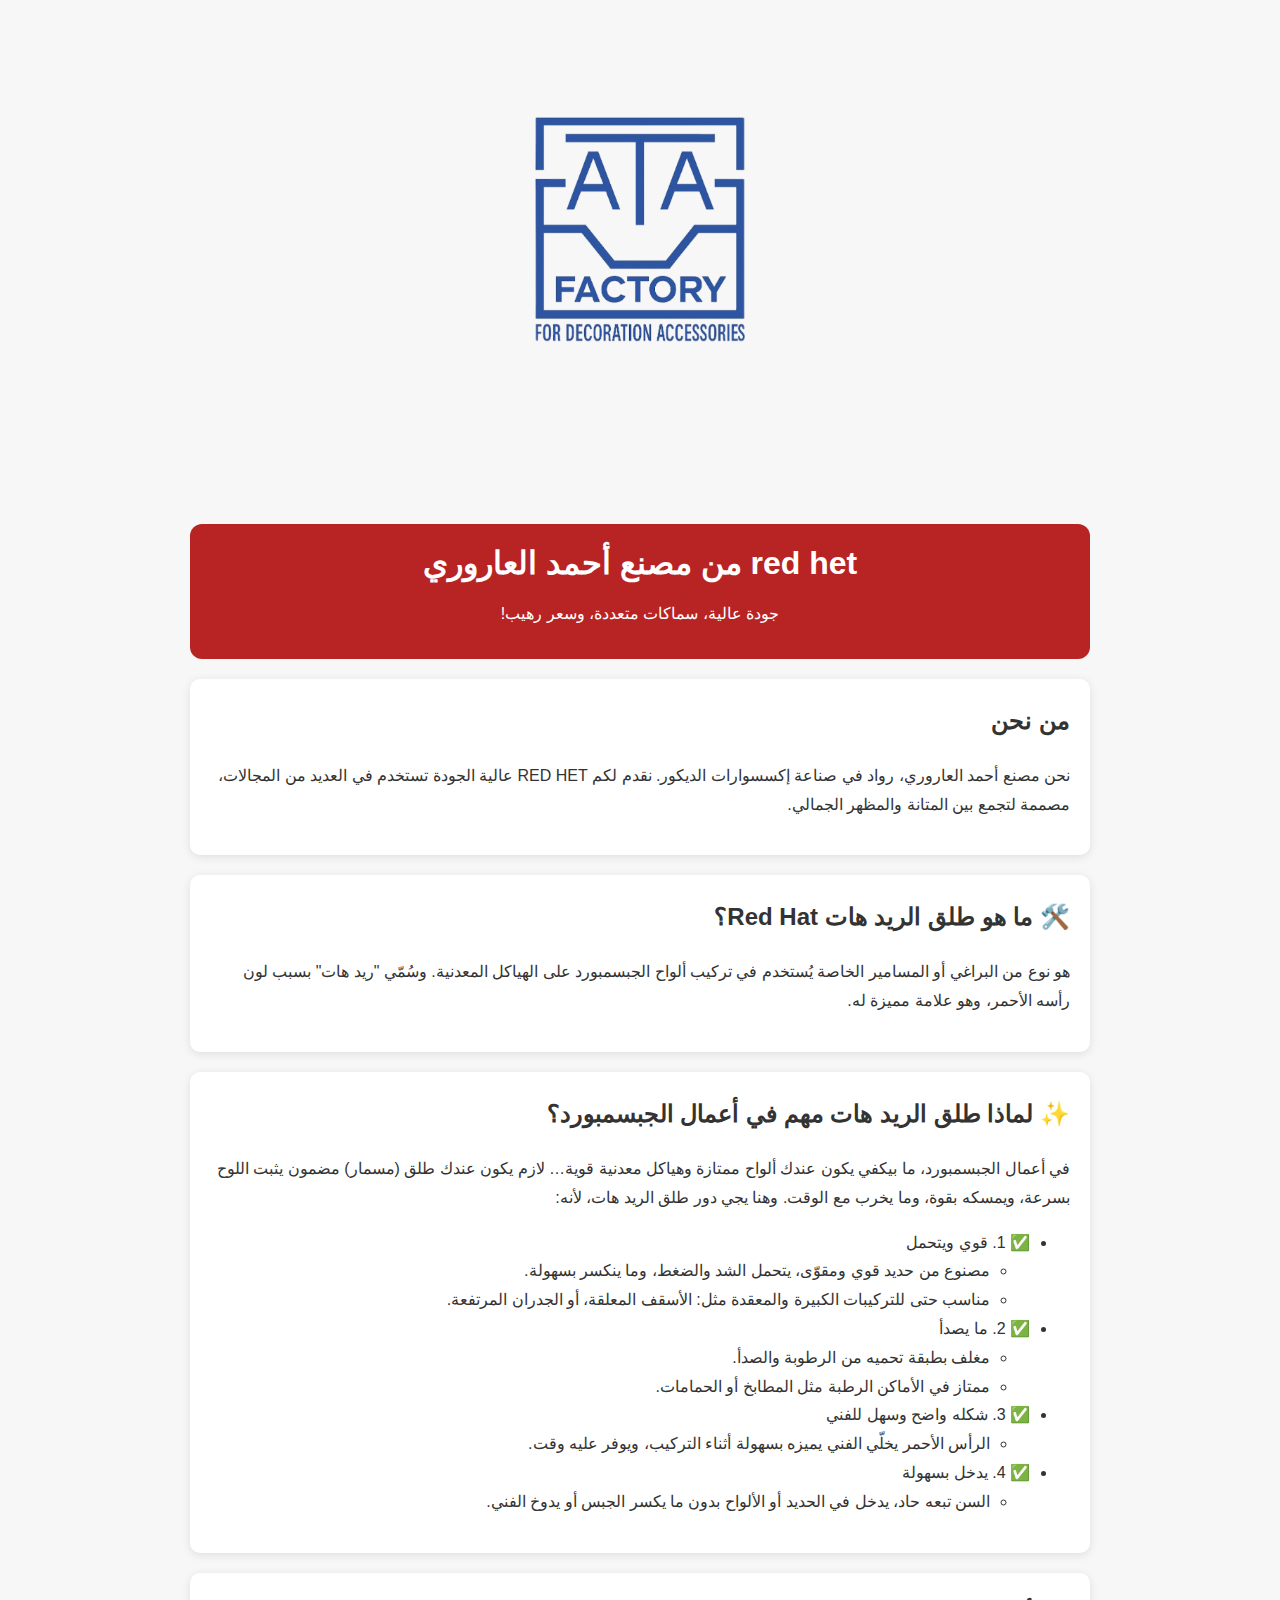
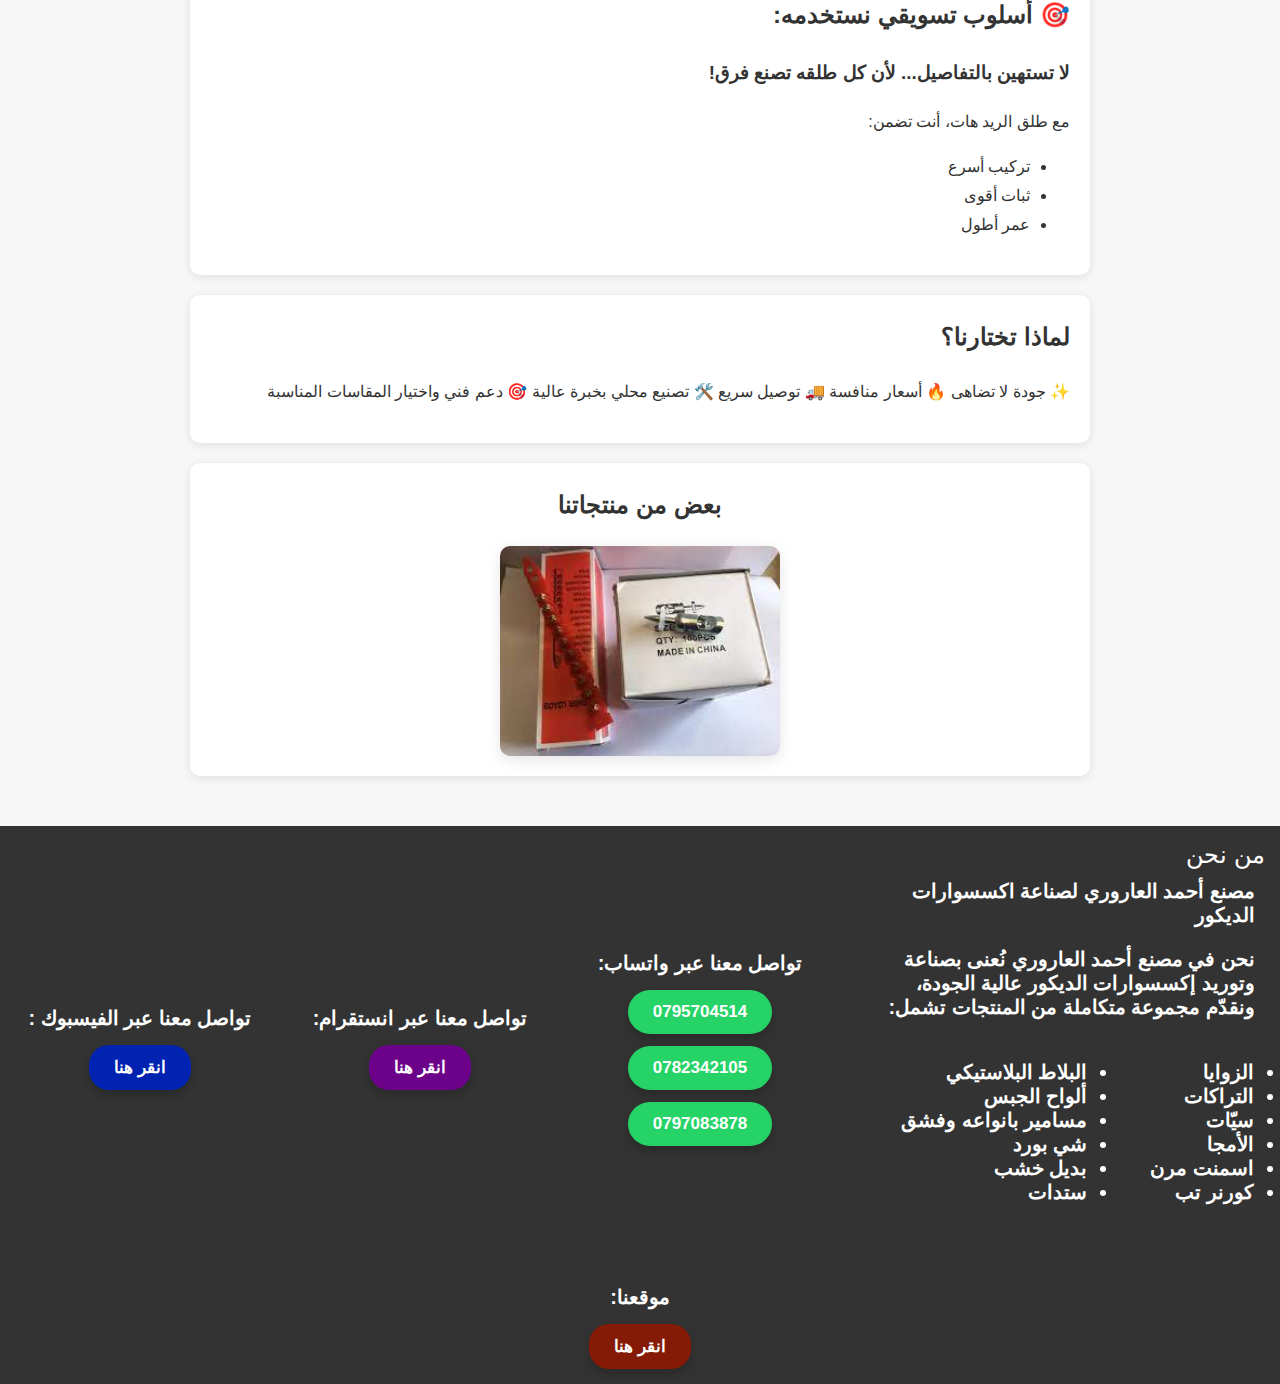
<file: red-het.html>
<!DOCTYPE html>
<html lang="ar" dir="rtl">

<head>
  <meta charset="UTF-8">
  <meta name="viewport" content="width=device-width, initial-scale=1.0">
  <title>red het - مصنع أحمد العاروري</title>
  <style>
    body {
        margin: 0;
        padding: 0;
        font-family: 'Cairo', sans-serif;
        background-color: #f7f7f7;
        color: #333;
        direction: rtl;
        overflow-x: hidden;
      }
  
      .container {
        max-width: 900px;
        margin: auto;
        padding: 30px 20px;
        margin-bottom: 0;
      }
  
      .header {
        background-color: #b82424;
        color: white;
        padding: 20px;
        text-align: center;
        border-radius: 12px;
        margin-bottom: 20px;
      }
  
      .section {
        background: white;
        border-radius: 10px;
        padding: 20px;
        margin-bottom: 20px;
        box-shadow: 0 2px 10px rgba(0, 0, 0, 0.1);
        line-height: 1.8;
      }
  
      h1, h2 {
        margin-top: 0;
      }
  
      /* ====== Image Gallery ====== */
      .image-gallery {
        text-align: center;
      }
  
      .image-grid {
        display: flex;
        gap: 20px;
        flex-wrap: wrap;
        justify-content: center;
        margin-top: 20px;
      }
  
      .image-grid img {
        width: 280px;
        height: auto;
        border-radius: 10px;
        box-shadow: 0 4px 15px rgba(0, 0, 0, 0.1);
        transition: transform 0.3s ease;
      }
  
      .image-grid img:hover {
        transform: scale(1.05);
      }
  
      /* الفوتر المعدل */
      .whatsapp-footer {
        background-color: #333;
        color: white;
        text-align: center;
        margin: 0%;
        position: 0%;
        width: 100%;
        font-size: 14px;
      }
  
      .footer-bar {
        max-width: 100%;
        margin: 0;
        padding: 0;
      }
  
      .footer-content {
        display: flex;
        justify-content: space-around;
        align-items: center;
        flex-wrap: wrap;
        width: 100%;
        padding: 0;
        background-color: #333;
        margin: 0;
      }
  
      .about-section {
        flex: 2;
        min-width: 300px;
        padding: 15px;
        margin: 0;;
      }
  
      .whatsapp-contacts, 
      .instagram-contacts,
      .facebook-contacts,
      .lcaion-contacts {
        flex: 1;
        min-width: 250px;
        text-align: center;
        padding: 15px;
      }
  
      .contact-title {
        font-size: 20px;
        margin-bottom: 15px;
        color: #fff;
      }
  
      .whatsapp-buttons,
      .instagram-buttons,
      .facebook-buttons,
      .lcaion-buttons {
        display: flex;
        flex-direction: column;
        gap: 12px;
        align-items: center;
      }
  
      .whatsapp-btn {
        background-color: #25D366;
        color: white;
        text-decoration: none;
        padding: 12px 25px;
        border-radius: 30px;
        font-weight: bold;
        font-size: 17px;
        display: flex;
        align-items: center;
        transition: all 0.3s ease;
        box-shadow: 0 5px 10px rgba(0, 0, 0, 0.2);
        width: fit-content;
      }
  
      .instagram-btn {
        background-color: #6d028a;
        color: white;
        text-decoration: none;
        padding: 12px 25px;
        border-radius: 20px;
        font-weight: bold;
        font-size: 17px;
        display: flex;
        align-items: center;
        transition: all 0.3s ease;
        box-shadow: 0 5px 10px rgba(0, 0, 0, 0.2);
        width: fit-content;
      }
  
      .facebook-btn {
        background-color: #0222b2;
        color: white;
        text-decoration: none;
        padding: 12px 25px;
        border-radius: 20px;
        font-weight: bold;
        font-size: 17px;
        display: flex;
        align-items: center;
        transition: all 0.3s ease;
        box-shadow: 0 5px 10px rgba(0, 0, 0, 0.2);
        width: fit-content;
      }
  
      .lcaion-btn {
        background-color: #851b06;
        color: white;
        text-decoration: none;
        padding: 12px 25px;
        border-radius: 20px;
        font-weight: bold;
        font-size: 17px;
        display: flex;
        align-items: center;
        transition: all 0.3s ease;
        box-shadow: 0 5px 10px rgba(0, 0, 0, 0.2);
        width: fit-content;
      }
  
      .whatsapp-btn:hover,
      .instagram-btn:hover,
      .facebook-btn:hover,
      .lcaion-btn:hover {
        transform: translateY(-3px);
        box-shadow: 0 5px 15px rgba(0, 0, 0, 0.3);
      }
  
    
      /* متجاوب مع الجوال */
      @media (max-width: 768px) {
        .image-grid img {
          width: 90%;
        }
  
        .footer-content {
          flex-direction: column;
          text-align: center;
        }
  
        .about-section,
        .whatsapp-contacts,
        .instagram-contacts,
        .facebook-contacts,
        .lcaion-contacts {
          width: auto;
          
        }
  
        .whatsapp-buttons,
        .instagram-buttons,
        .facebook-buttons,
        .lcaion-buttons {
          flex-direction: row;
          justify-content: center;
          flex-wrap: wrap;
        }
      }
    </style>
</head>

<body>

  <!-- Logo in top right corner -->
  <div style="text-align: center; margin: 20px 0;">
    <a href="index.html">
      <img src="شاعر المصنع.png" alt="شاعر المصنع" style="width: 300px; height: auto;">
    </a>
  </div>

  <!-- Main Content -->
  <div class="container">
    <div class="header">
      <h1>red het من مصنع أحمد العاروري</h1>
      <p>جودة عالية، سماكات متعددة، وسعر رهيب!</p>
    </div>
    <div class="section">
      <h2>من نحن</h2>
      <p>
        نحن مصنع أحمد العاروري، رواد في صناعة إكسسوارات الديكور. نقدم لكم RED HET عالية الجودة تستخدم في العديد من
        المجالات، مصممة لتجمع بين المتانة والمظهر الجمالي.
      </p>
    </div>
    <div class="section">
      <h2> 🛠️ ما هو طلق الريد هات Red Hat؟
      </h2>
      <p>
        هو نوع من البراغي أو المسامير الخاصة يُستخدم في تركيب ألواح الجبسمبورد على الهياكل المعدنية.
        وسُمّي "ريد هات" بسبب لون رأسه الأحمر، وهو علامة مميزة له. </p>
    </div>


    <div class="section">
      <h2> ✨ لماذا طلق الريد هات مهم في أعمال الجبسمبورد؟
      </h2>
      <p>في أعمال الجبسمبورد، ما بيكفي يكون عندك ألواح ممتازة وهياكل معدنية قوية…
        لازم يكون عندك طلق (مسمار) مضمون يثبت اللوح بسرعة، ويمسكه بقوة، وما يخرب مع الوقت.
        وهنا يجي دور طلق الريد هات، لأنه:</p>
      <ul>
        <li>✅ 1. قوي ويتحمل</li>
        <ul>
          <li>مصنوع من حديد قوي ومقوّى، يتحمل الشد والضغط، وما ينكسر بسهولة.

          </li>
          <li>مناسب حتى للتركيبات الكبيرة والمعقدة مثل: الأسقف المعلقة، أو الجدران المرتفعة.

          </li>
        </ul>
        <li>✅ 2. ما يصدأ
        </li>
        <ul>
          <li>مغلف بطبقة تحميه من الرطوبة والصدأ.

          </li>
          <li>ممتاز في الأماكن الرطبة مثل المطابخ أو الحمامات.

          </li>
        </ul>

        <li>✅ 3. شكله واضح وسهل للفني
        </li>
        <ul>
          <li> الرأس الأحمر يخلّي الفني يميزه بسهولة أثناء التركيب، ويوفر عليه وقت.

          </li>
        </ul>
        <li>✅ 4. يدخل بسهولة
        </li>
        <ul>
          <li>السن تبعه حاد، يدخل في الحديد أو الألواح بدون ما يكسر الجبس أو يدوخ الفني.

          </li>
        </ul>
      </ul>
    </div>




    <div class="section">
      <h2>🎯 أسلوب تسويقي نستخدمه:
      </h2>
      <h3>لا تستهين بالتفاصيل... لأن كل طلقه تصنع فرق!
      </h3>
      <p>
        مع طلق الريد هات، أنت تضمن:


      </p>
      <ul>
        <li>تركيب أسرع

        </li>
        <li>ثبات أقوى

        </li>

        <li>عمر أطول

        </li>
      </ul>
    </div>
    <div class="section">
      <h2>لماذا تختارنا؟</h2>
      <p>
        ✨ جودة لا تضاهى
        🔥 أسعار منافسة
        🚚 توصيل سريع
        🛠️ تصنيع محلي بخبرة عالية
        🎯 دعم فني واختيار المقاسات المناسبة
      </p>
    </div>
    <div class="section image-gallery">
      <h2>بعض من منتجاتنا</h2>
      <div class="image-grid">

        <img src="طلق2.jpeg" alt="  طلق">

      </div>
    </div>
  </div>

  <!-- ====== WhatsApp Footer ====== -->
  <div class="whatsapp-footer">
    <footer class="footer-bar">
      <div class="footer-content">
        <div class="about-section"  >
         <table
            style=" border-collapse: collapse; text-align: right; direction: rtl; font-family: 'Cairo', sans-serif;">
            <tr>
              <td  style="background-color: #333; color: white; font-size: 24px; margin: 0%; padding: 0%;">
                من نحن
              </td>
            </tr>
            <tr>
              <td colspan="2" style="font-size: 20px; font-weight: bold; padding: 10px;">
                مصنع أحمد العاروري لصناعة اكسسوارات الديكور
              </td>
            </tr>
            <tr>
              <td colspan="2" style="font-size: 20px; font-weight: bold; padding: 10px;">
                نحن في مصنع أحمد العاروري نُعنى بصناعة وتوريد إكسسوارات الديكور عالية الجودة، ونقدّم مجموعة متكاملة من
                المنتجات تشمل:
              </td>
            </tr>
            <tr>
              <td>
                <ul style="font-size: 20px; font-weight: bold; padding: 10px;">
                  <li><a href="زوايا.html" style="color: #ffffff; text-decoration: none">الزوايا</a></li>
                  <li><a href="اتركات.html" style="color: #ffffff; text-decoration: none">التراكات</a></li>
                  <li><a href="سيات.html" style="color: #ffffff; text-decoration: none">سيّات</a></li>
                  <li><a href="امقا.html" style="color: #ffffff; text-decoration: none">الأمجا</a></li>
                  <li><a href="بديل-الواجهات -الخارجيه.html" style="color: #ffffff; text-decoration: none">اسمنت مرن</a>
                  </li>
                  <li><a href="كورنر تب .html" style="color: #ffffff; text-decoration: none">كورنر تب</a></li>
                </ul>
              </td>
              <td>
                <ul style="font-size: 20px; font-weight: bold; padding: 10px;">
                  <li><a href="بلاط بلاسك .html" style="color: #ffffff; text-decoration: none">البلاط البلاستيكي</a>
                  </li>
                  <li><a href="جبسمبورد .html" style="color: #ffffff; text-decoration: none">ألواح الجبس</a>
                  </li>
                  <li><a href="red-het.html" style="color: #ffffff; text-decoration: none"> مسامير بانواعه وفشق</a></li>
                  <li><a href="شي بور .html" style="color: #ffffff; text-decoration: none">شي بورد </a> </li>
                  <li><a href="بديل-خشب .html" style="color: #ffffff; text-decoration: none">بديل خشب</a></li>
                  <li><a href="ستدات.html" style="color: #ffffff; text-decoration: none">ستدات</a></li>
                </ul>
              </td>
            </tr>
          </table>
        </div>

        <div class="whatsapp-contacts" >
          <h3 class="contact-title">تواصل معنا عبر واتساب:</h3>
          <div class="whatsapp-buttons">
            <a href="https://wa.me/962795704514" class="whatsapp-btn"><span>0795704514</span></a>
            <a href="https://wa.me/962782342105" class="whatsapp-btn"><span>0782342105</span></a>
            <a href="https://wa.me/962797083878" class="whatsapp-btn"><span>0797083878</span></a>
          </div>
        </div>
        
        <div class="instagram-contacts">
          <h3 class="contact-title">تواصل معنا عبر انستقرام:</h3>
          <div class="instagram-buttons">
            <a href="https://www.instagram.com/ahmad_factory.jo?igsh=MWdsb2xjZDYyZHNn" class="instagram-btn"><span>انقر هنا</span></a>
          </div>
        </div>

        <div class="facebook-contacts">
          <h3 class="contact-title">تواصل معنا عبر الفيسبوك :</h3>
          <div class="facebook-buttons">
            <a href="https://web.facebook.com/profile.php?id=61578719541837" class="facebook-btn"><span>انقر هنا</span></a>
          </div>
        </div>
        
        <div class="lcaion-contacts">
          <h3 class="contact-title">موقعنا:</h3>
          <div class="lcaion-buttons">
            <a href="https://www.google.com/maps/place/%D9%85%D8%B5%D9%86%D8%B9+%D8%A3%D8%AD%D9%85%D8%AF+%D8%A7%D9%84%D8%B9%D8%A7%D8%B1%D9%88%D8%B1%D9%8A+%D9%84%D8%B5%D9%86%D8%A7%D8%B9%D8%A9+%D8%A7%D9%83%D8%B3%D8%B3%D9%88%D8%A7%D8%B1%D8%A7%D8%AA+%D8%A7%D9%84%D8%AF%D9%8A%D9%83%D9%88%D8%B1%E2%80%AD/@32.01036,36.0417616,16z/data=!3m1!4b1!4m6!3m5!1s0x151b677ec03f39bd:0xb596e6d413f9ffc!8m2!3d32.0099779!4d36.039074!16s%2Fg%2F11h_ccvgdv?entry=ttu&g_ep=EgoyMDI1MDcxNi4wIKXMDSoASAFQAw%3D%3D" 
               class="lcaion-btn"><span>انقر هنا</span></a>
          </div>
        </div>
      </div>
    </footer>
  </div>
</body>
</html>
</file>
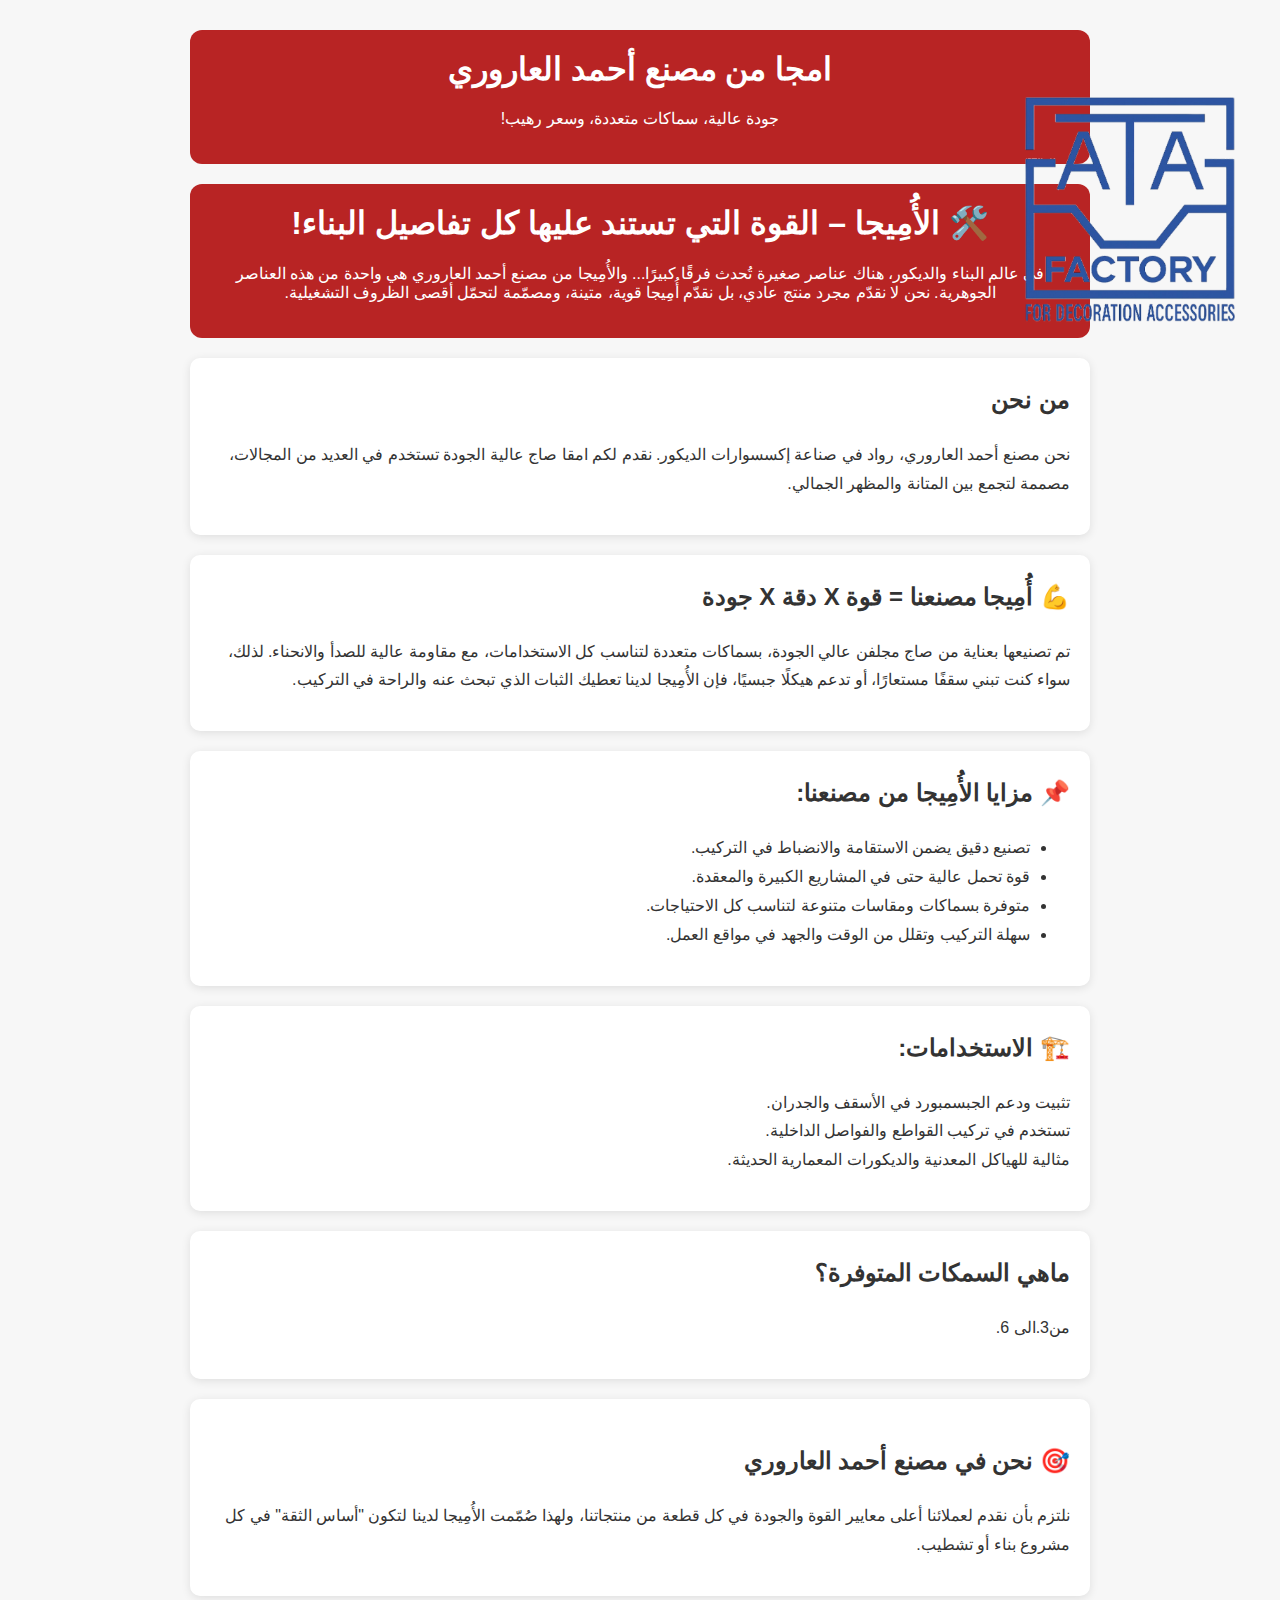
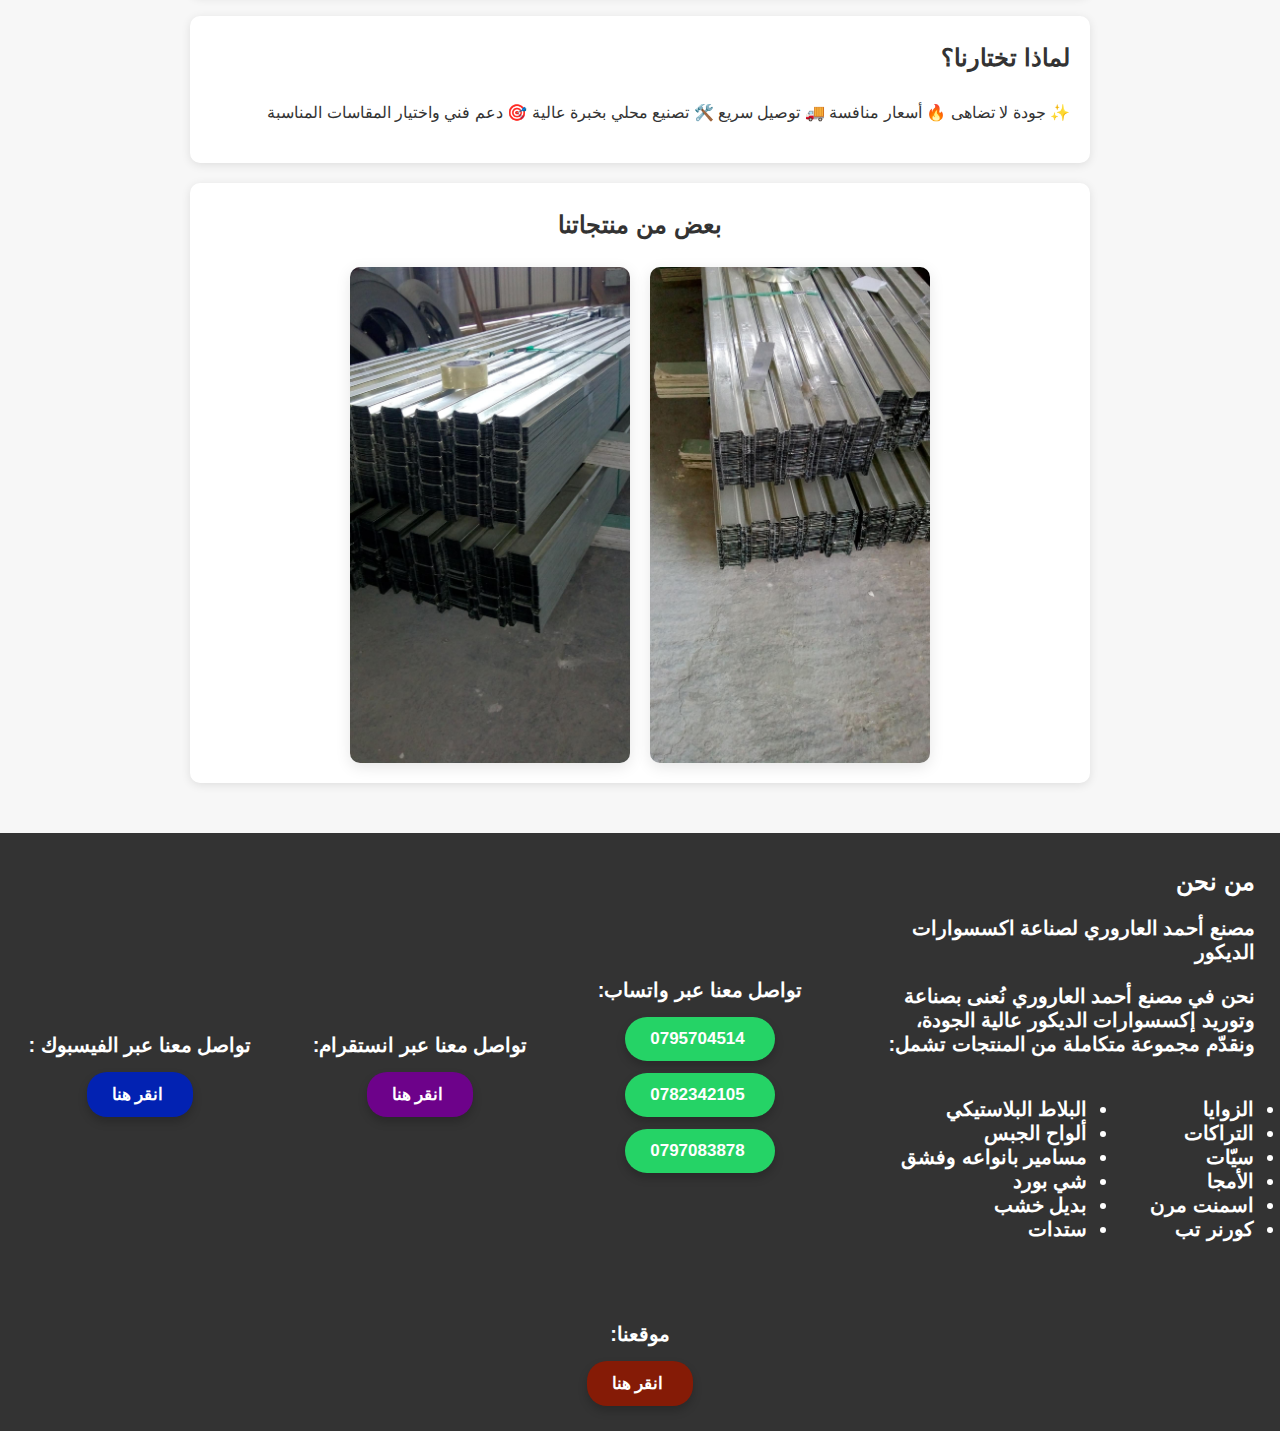
<file: امقا.html>
<!DOCTYPE html>
<html lang="ar" dir="rtl">

<head>
  <meta charset="UTF-8">
  <meta name="viewport" content="width=device-width, initial-scale=1.0">
  <title>امجا - مصنع أحمد العاروري</title>
 <style>
    body {
      margin: 0;
      padding: 0;
      font-family: 'Cairo', sans-serif;
      background-color: #f7f7f7;
      color: #333;
      direction: rtl;
      overflow-x: hidden;
    }

    .container {
      max-width: 900px;
      margin: auto;
      padding: 30px 20px;
      margin-bottom: 0;
    }

    .header {
      background-color: #b82424;
      color: white;
      padding: 20px;
      text-align: center;
      border-radius: 12px;
      margin-bottom: 20px;
    }

    .section {
      background: white;
      border-radius: 10px;
      padding: 20px;
      margin-bottom: 20px;
      box-shadow: 0 2px 10px rgba(0, 0, 0, 0.1);
      line-height: 1.8;
    }

    h1, h2 {
      margin-top: 0;
    }

    /* ====== Image Gallery ====== */
    .image-gallery {
      text-align: center;
    }

    .image-grid {
      display: flex;
      gap: 20px;
      flex-wrap: wrap;
      justify-content: center;
      margin-top: 20px;
    }

    .image-grid img {
      width: 280px;
      height: auto;
      border-radius: 10px;
      box-shadow: 0 4px 15px rgba(0, 0, 0, 0.1);
      transition: transform 0.3s ease;
    }

    .image-grid img:hover {
      transform: scale(1.05);
    }

    /* الفوتر المعدل */
    .whatsapp-footer {
      background-color: #333;
      color: white;
      text-align: center;
      padding: 10px 0;
      margin: 0;
      position: relative;
      width: 100%;
      font-size: 14px;
    }

    .footer-bar {
      max-width: 100%;
      margin: 0;
      padding: 0;
    }

    .footer-content {
      display: flex;
      justify-content: space-around;
      align-items: center;
      flex-wrap: wrap;
      width: 100%;
      padding: 0;
      background-color: #333;
      margin: 0;
    }

    .about-section {
      flex: 2;
      min-width: 300px;
      padding: 15px;
      text-align: right;
    }

    .whatsapp-contacts, 
    .instagram-contacts,
    .facebook-contacts,
    .lcaion-contacts {
      flex: 1;
      min-width: 250px;
      text-align: center;
      padding: 15px;
    }

    .contact-title {
      font-size: 20px;
      margin-bottom: 15px;
      color: #fff;
    }

    .whatsapp-buttons,
    .instagram-buttons,
    .facebook-buttons,
    .lcaion-buttons {
      display: flex;
      flex-direction: column;
      gap: 12px;
      align-items: center;
    }

    .whatsapp-btn {
      background-color: #25D366;
      color: white;
      text-decoration: none;
      padding: 12px 25px;
      border-radius: 30px;
      font-weight: bold;
      font-size: 17px;
      display: flex;
      align-items: center;
      transition: all 0.3s ease;
      box-shadow: 0 5px 10px rgba(0, 0, 0, 0.2);
      width: fit-content;
    }

    .instagram-btn {
      background-color: #6d028a;
      color: white;
      text-decoration: none;
      padding: 12px 25px;
      border-radius: 20px;
      font-weight: bold;
      font-size: 17px;
      display: flex;
      align-items: center;
      transition: all 0.3s ease;
      box-shadow: 0 5px 10px rgba(0, 0, 0, 0.2);
      width: fit-content;
    }

    .facebook-btn {
      background-color: #0222b2;
      color: white;
      text-decoration: none;
      padding: 12px 25px;
      border-radius: 20px;
      font-weight: bold;
      font-size: 17px;
      display: flex;
      align-items: center;
      transition: all 0.3s ease;
      box-shadow: 0 5px 10px rgba(0, 0, 0, 0.2);
      width: fit-content;
    }

    .lcaion-btn {
      background-color: #851b06;
      color: white;
      text-decoration: none;
      padding: 12px 25px;
      border-radius: 20px;
      font-weight: bold;
      font-size: 17px;
      display: flex;
      align-items: center;
      transition: all 0.3s ease;
      box-shadow: 0 5px 10px rgba(0, 0, 0, 0.2);
      width: fit-content;
    }

    .whatsapp-btn:hover,
    .instagram-btn:hover,
    .facebook-btn:hover,
    .lcaion-btn:hover {
      transform: translateY(-3px);
      box-shadow: 0 5px 15px rgba(0, 0, 0, 0.3);
    }

    .whatsapp-btn span,
    .instagram-btn span,
    .facebook-btn span,
    .lcaion-btn span {
      padding-right: 5px;
    }

    /* متجاوب مع الجوال */
    @media (max-width: 768px) {
      .image-grid img {
        width: 90%;
      }

      .footer-content {
        flex-direction: column;
        text-align: center;
      }

      .about-section,
      .whatsapp-contacts,
      .instagram-contacts,
      .facebook-contacts,
      .lcaion-contacts {
        width: 100%;
        margin-bottom: 20px;
      }

      .whatsapp-buttons,
      .instagram-buttons,
      .facebook-buttons,
      .lcaion-buttons {
        flex-direction: row;
        justify-content: center;
        flex-wrap: wrap;
      }
    }
  </style>
</head>

<body>

  <!-- Logo in top right corner -->
  <a href="مصنع.html    " class="top-left-image">
    <img src="شاعر المصنع.png" alt="شعار المصنع"
      style="width: 300px; height: auto; position: absolute; top: 0; right: 0;">
  </a>

  <!-- Main Content -->
  <div class="container">
    <div class="header">
      <h1>امجا من مصنع أحمد العاروري</h1>
      <p>جودة عالية، سماكات متعددة، وسعر رهيب!</p>
    </div>
    <div class="header">
      <h1>🛠️ الأُمِيجا – القوة التي تستند عليها كل تفاصيل البناء!</h1>
      <p>في عالم البناء والديكور، هناك عناصر صغيرة تُحدث فرقًا كبيرًا... والأُمِيجا من مصنع أحمد العاروري هي واحدة من
        هذه العناصر الجوهرية. نحن لا نقدّم مجرد منتج عادي، بل نقدّم أُمِيجا قوية، متينة، ومصمّمة لتحمّل أقصى الظروف
        التشغيلية. </p>
    </div>
    <div class="section">
      <h2>من نحن</h2>
      <p>
        نحن مصنع أحمد العاروري، رواد في صناعة إكسسوارات الديكور. نقدم لكم امقا صاج عالية الجودة تستخدم في العديد من
        المجالات، مصممة لتجمع بين المتانة والمظهر الجمالي.
      </p>
    </div>
    <div class="section">
      <h2> 💪 أُمِيجا مصنعنا = قوة X دقة X جودة</h2>
      <p>
        تم تصنيعها بعناية من صاج مجلفن عالي الجودة، بسماكات متعددة لتناسب كل الاستخدامات، مع مقاومة عالية للصدأ
        والانحناء. لذلك، سواء كنت تبني سقفًا مستعارًا، أو تدعم هيكلًا جبسيًا، فإن الأُمِيجا لدينا تعطيك الثبات الذي تبحث
        عنه والراحة في التركيب.</p>
    </div>


    <div class="section">
      <h2> 📌 مزايا الأُمِيجا من مصنعنا:


      </h2>
      <ul>
        <li>تصنيع دقيق يضمن الاستقامة والانضباط في التركيب.</li>
        <li> قوة تحمل عالية حتى في المشاريع الكبيرة والمعقدة.</li>
        <li>متوفرة بسماكات ومقاسات متنوعة لتناسب كل الاحتياجات.</li>
        <li>سهلة التركيب وتقلل من الوقت والجهد في مواقع العمل.</li>
      </ul>
    </div>

    <div class="section">
      <h2>🏗️ الاستخدامات:</h2>
      <p>
        تثبيت ودعم الجبسمبورد في الأسقف والجدران.<br>
        تستخدم في تركيب القواطع والفواصل الداخلية.<br>
        مثالية للهياكل المعدنية والديكورات المعمارية الحديثة.<br>

      </p>
    </div>


    <div class="section">
      <h2>ماهي السمكات المتوفرة؟</h2>
      <p>
من3.الى 6.       </p>
    </div>
    <div class="section">
      <h2></h2>
      <p>
      <h2>🎯 نحن في مصنع أحمد العاروري</h2> نلتزم بأن نقدم لعملائنا أعلى معايير القوة والجودة في كل قطعة من منتجاتنا،
      ولهذا صُمّمت الأُمِيجا لدينا لتكون "أساس الثقة" في كل مشروع بناء أو تشطيب.



      </p>

    </div>
    <div class="section">
      <h2>لماذا تختارنا؟</h2>
      <p>
        ✨ جودة لا تضاهى
        🔥 أسعار منافسة
        🚚 توصيل سريع
        🛠️ تصنيع محلي بخبرة عالية
        🎯 دعم فني واختيار المقاسات المناسبة
      </p>
    </div>
    <div class="section image-gallery">
      <h2>بعض من منتجاتنا</h2>
      <div class="image-grid">
        <img src="امقا1.jpg" alt="امقا">
        <img src="امقا2.jpg" alt="امقا">


      </div>
    </div>
  </div>

  <!-- ====== WhatsApp Footer ====== -->
  <div class="whatsapp-footer">
    <footer class="footer-bar">
      <div class="footer-content">
        <div class="about-section">
         <table
            style="width: 100%; border-collapse: collapse; text-align: right; direction: rtl; font-family: 'Cairo', sans-serif;">
            <tr>
              <th colspan="2" style="background-color: #333; color: white; font-size: 24px; padding: 10px;">
                من نحن
              </th>
            </tr>
            <tr>
              <td colspan="2" style="font-size: 20px; font-weight: bold; padding: 10px;">
                مصنع أحمد العاروري لصناعة اكسسوارات الديكور
              </td>
            </tr>
            <tr>
              <td colspan="2" style="font-size: 20px; font-weight: bold; padding: 10px;">
                نحن في مصنع أحمد العاروري نُعنى بصناعة وتوريد إكسسوارات الديكور عالية الجودة، ونقدّم مجموعة متكاملة من
                المنتجات تشمل:
              </td>
            </tr>
            <tr>
              <td>
                <ul style="font-size: 20px; font-weight: bold; padding: 10px;">
                  <li><a href="زوايا.html" style="color: #ffffff; text-decoration: none">الزوايا</a></li>
                  <li><a href="اتركات.html" style="color: #ffffff; text-decoration: none">التراكات</a></li>
                  <li><a href="سيات.html" style="color: #ffffff; text-decoration: none">سيّات</a></li>
                  <li><a href="امقا.html" style="color: #ffffff; text-decoration: none">الأمجا</a></li>
                  <li><a href="بديل-الواجهات -الخارجيه.html" style="color: #ffffff; text-decoration: none">اسمنت مرن</a>
                  </li>
                  <li><a href="كورنر تب .html" style="color: #ffffff; text-decoration: none">كورنر تب</a></li>
                </ul>
              </td>
              <td>
                <ul style="font-size: 20px; font-weight: bold; padding: 10px;">
                  <li><a href="بلاط بلاسك .html" style="color: #ffffff; text-decoration: none">البلاط البلاستيكي</a>
                  </li>
                  <li><a href="جبسمبورد .html" style="color: #ffffff; text-decoration: none">ألواح الجبس</a>
                  </li>
                  <li><a href="red-het.html" style="color: #ffffff; text-decoration: none"> مسامير بانواعه وفشق</a></li>
                  <li><a href="شي بور .html" style="color: #ffffff; text-decoration: none">شي بورد </a> </li>
                  <li><a href="بديل-خشب .html" style="color: #ffffff; text-decoration: none">بديل خشب</a></li>
                  <li><a href="ستدات.html" style="color: #ffffff; text-decoration: none">ستدات</a></li>
                </ul>
              </td>
            </tr>
          </table>
        </div>

        <div class="whatsapp-contacts">
          <h3 class="contact-title">تواصل معنا عبر واتساب:</h3>
          <div class="whatsapp-buttons">
            <a href="https://wa.me/962795704514" class="whatsapp-btn"><span>0795704514</span></a>
            <a href="https://wa.me/962782342105" class="whatsapp-btn"><span>0782342105</span></a>
            <a href="https://wa.me/962797083878" class="whatsapp-btn"><span>0797083878</span></a>
          </div>
        </div>
        
        <div class="instagram-contacts">
          <h3 class="contact-title">تواصل معنا عبر انستقرام:</h3>
          <div class="instagram-buttons">
            <a href="https://www.instagram.com/ahmad_factory.jo?igsh=MWdsb2xjZDYyZHNn" class="instagram-btn"><span>انقر هنا</span></a>
          </div>
        </div>

        <div class="facebook-contacts">
          <h3 class="contact-title">تواصل معنا عبر الفيسبوك :</h3>
          <div class="facebook-buttons">
            <a href="https://web.facebook.com/profile.php?id=61578719541837" class="facebook-btn"><span>انقر هنا</span></a>
          </div>
        </div>
        
        <div class="lcaion-contacts">
          <h3 class="contact-title">موقعنا:</h3>
          <div class="lcaion-buttons">
            <a href="https://www.google.com/maps/place/%D9%85%D8%B5%D9%86%D8%B9+%D8%A3%D8%AD%D9%85%D8%AF+%D8%A7%D9%84%D8%B9%D8%A7%D8%B1%D9%88%D8%B1%D9%8A+%D9%84%D8%B5%D9%86%D8%A7%D8%B9%D8%A9+%D8%A7%D9%83%D8%B3%D8%B3%D9%88%D8%A7%D8%B1%D8%A7%D8%AA+%D8%A7%D9%84%D8%AF%D9%8A%D9%83%D9%88%D8%B1%E2%80%AD/@32.01036,36.0417616,16z/data=!3m1!4b1!4m6!3m5!1s0x151b677ec03f39bd:0xb596e6d413f9ffc!8m2!3d32.0099779!4d36.039074!16s%2Fg%2F11h_ccvgdv?entry=ttu&g_ep=EgoyMDI1MDcxNi4wIKXMDSoASAFQAw%3D%3D" 
               class="lcaion-btn"><span>انقر هنا</span></a>
          </div>
        </div>
      </div>
    </footer>
  </div>
</body>

</html>
</file>
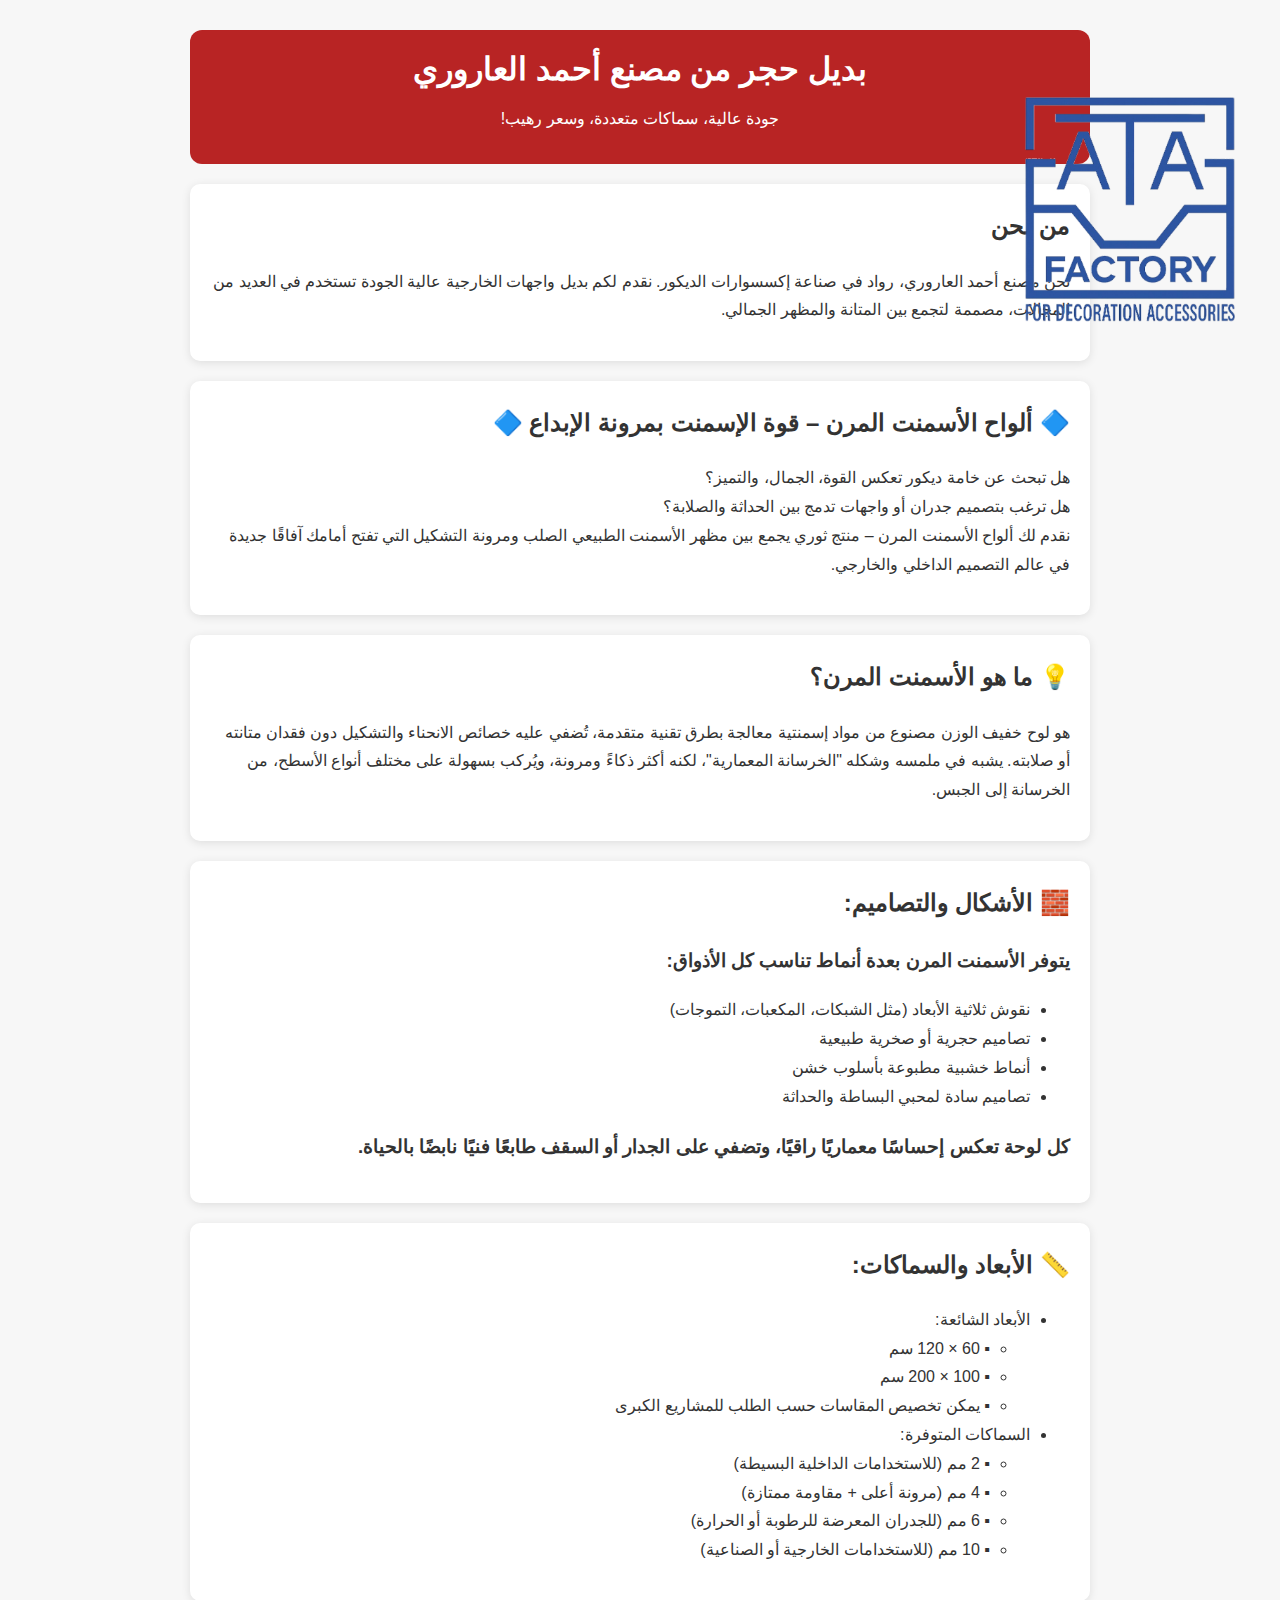
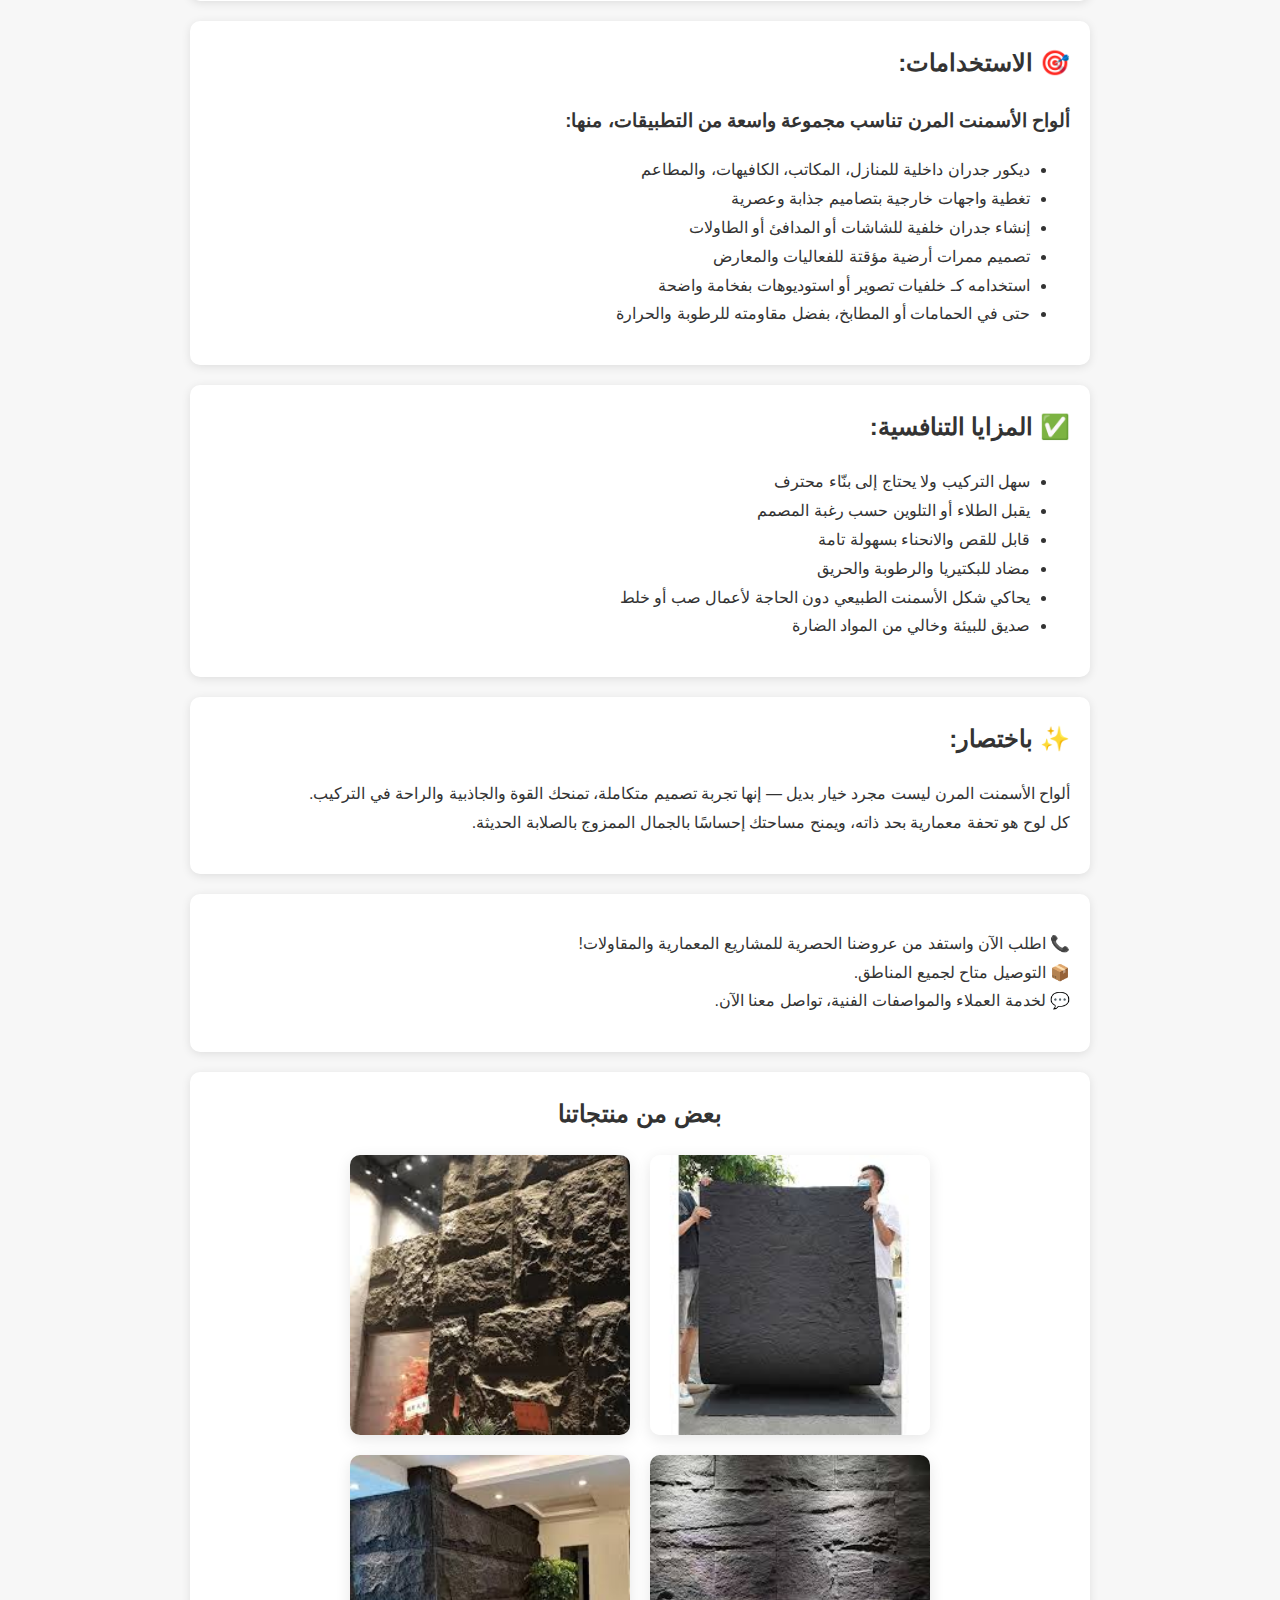
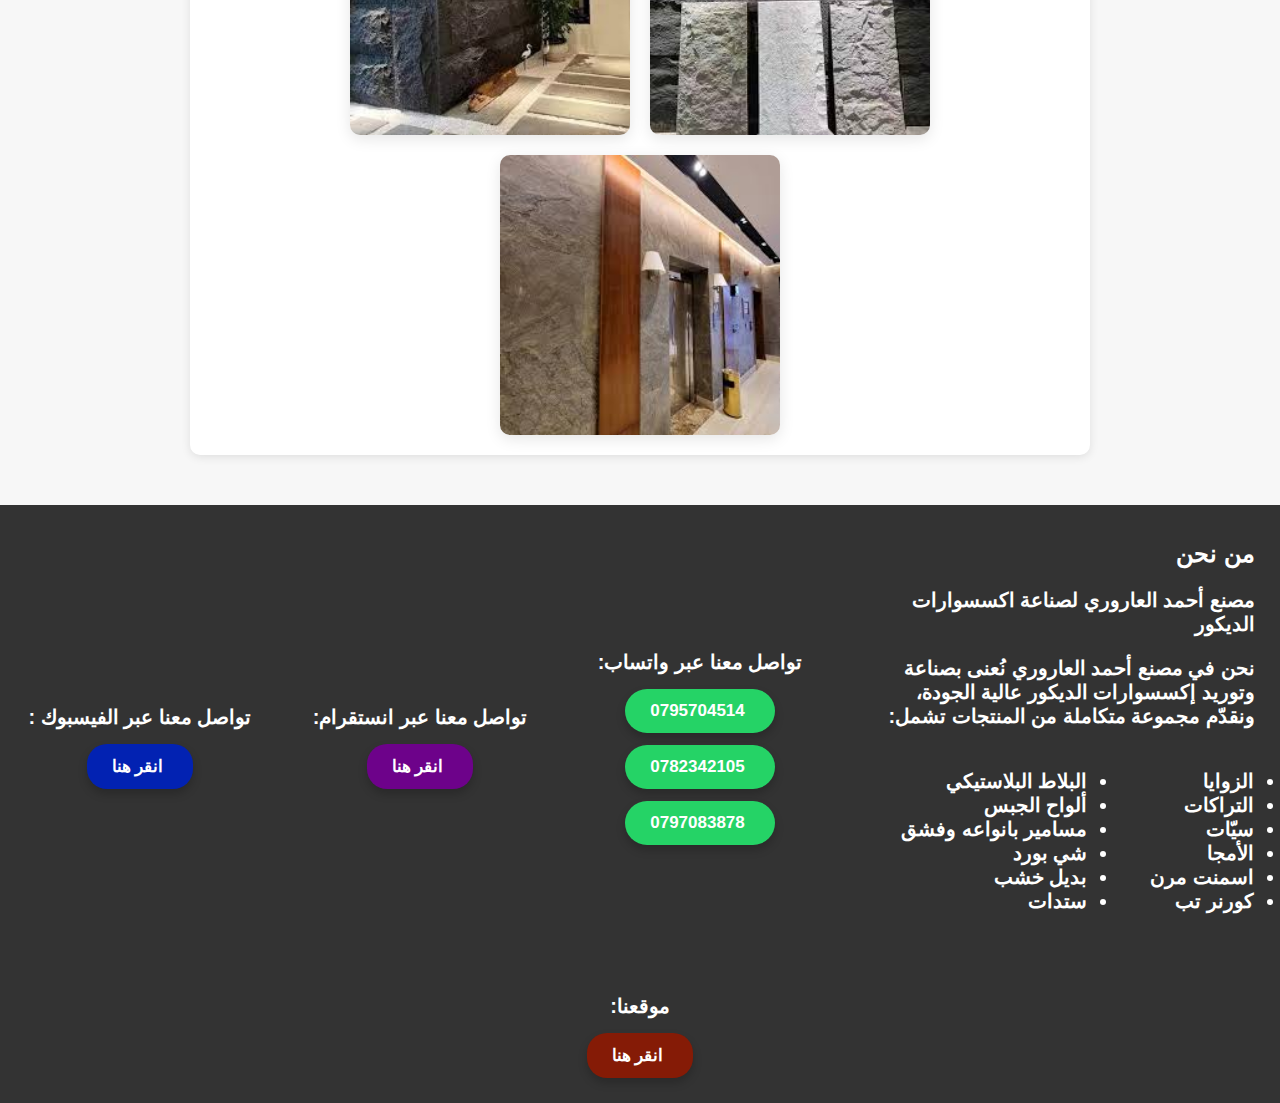
<file: بديل-الواجهات -الخارجيه.html>
<!DOCTYPE html>
<html lang="ar" dir="rtl">

<head>
  <meta charset="UTF-8">
  <meta name="viewport" content="width=device-width, initial-scale=1.0">
  <title>ألواح الأسمنت المرن - مصنع أحمد العاروري</title>
  <style>
   body {
      margin: 0;
      padding: 0;
      font-family: 'Cairo', sans-serif;
      background-color: #f7f7f7;
      color: #333;
      direction: rtl;
      overflow-x: hidden;
    }

    .container {
      max-width: 900px;
      margin: auto;
      padding: 30px 20px;
      margin-bottom: 0;
    }

    .header {
      background-color: #b82424;
      color: white;
      padding: 20px;
      text-align: center;
      border-radius: 12px;
      margin-bottom: 20px;
    }

    .section {
      background: white;
      border-radius: 10px;
      padding: 20px;
      margin-bottom: 20px;
      box-shadow: 0 2px 10px rgba(0, 0, 0, 0.1);
      line-height: 1.8;
    }

    h1, h2 {
      margin-top: 0;
    }

    /* ====== Image Gallery ====== */
    .image-gallery {
      text-align: center;
    }

    .image-grid {
      display: flex;
      gap: 20px;
      flex-wrap: wrap;
      justify-content: center;
      margin-top: 20px;
    }

    .image-grid img {
      width: 280px;
      height: auto;
      border-radius: 10px;
      box-shadow: 0 4px 15px rgba(0, 0, 0, 0.1);
      transition: transform 0.3s ease;
    }

    .image-grid img:hover {
      transform: scale(1.05);
    }

    /* الفوتر المعدل */
    .whatsapp-footer {
      background-color: #333;
      color: white;
      text-align: center;
      padding: 10px 0;
      margin: 0;
      position: relative;
      width: 100%;
      font-size: 14px;
    }

    .footer-bar {
      max-width: 100%;
      margin: 0;
      padding: 0;
    }

    .footer-content {
      display: flex;
      justify-content: space-around;
      align-items: center;
      flex-wrap: wrap;
      width: 100%;
      padding: 0;
      background-color: #333;
      margin: 0;
    }

    .about-section {
      flex: 2;
      min-width: 300px;
      padding: 15px;
      text-align: right;
    }

    .whatsapp-contacts, 
    .instagram-contacts,
    .facebook-contacts,
    .lcaion-contacts {
      flex: 1;
      min-width: 250px;
      text-align: center;
      padding: 15px;
    }

    .contact-title {
      font-size: 20px;
      margin-bottom: 15px;
      color: #fff;
    }

    .whatsapp-buttons,
    .instagram-buttons,
    .facebook-buttons,
    .lcaion-buttons {
      display: flex;
      flex-direction: column;
      gap: 12px;
      align-items: center;
    }

    .whatsapp-btn {
      background-color: #25D366;
      color: white;
      text-decoration: none;
      padding: 12px 25px;
      border-radius: 30px;
      font-weight: bold;
      font-size: 17px;
      display: flex;
      align-items: center;
      transition: all 0.3s ease;
      box-shadow: 0 5px 10px rgba(0, 0, 0, 0.2);
      width: fit-content;
    }

    .instagram-btn {
      background-color: #6d028a;
      color: white;
      text-decoration: none;
      padding: 12px 25px;
      border-radius: 20px;
      font-weight: bold;
      font-size: 17px;
      display: flex;
      align-items: center;
      transition: all 0.3s ease;
      box-shadow: 0 5px 10px rgba(0, 0, 0, 0.2);
      width: fit-content;
    }

    .facebook-btn {
      background-color: #0222b2;
      color: white;
      text-decoration: none;
      padding: 12px 25px;
      border-radius: 20px;
      font-weight: bold;
      font-size: 17px;
      display: flex;
      align-items: center;
      transition: all 0.3s ease;
      box-shadow: 0 5px 10px rgba(0, 0, 0, 0.2);
      width: fit-content;
    }

    .lcaion-btn {
      background-color: #851b06;
      color: white;
      text-decoration: none;
      padding: 12px 25px;
      border-radius: 20px;
      font-weight: bold;
      font-size: 17px;
      display: flex;
      align-items: center;
      transition: all 0.3s ease;
      box-shadow: 0 5px 10px rgba(0, 0, 0, 0.2);
      width: fit-content;
    }

    .whatsapp-btn:hover,
    .instagram-btn:hover,
    .facebook-btn:hover,
    .lcaion-btn:hover {
      transform: translateY(-3px);
      box-shadow: 0 5px 15px rgba(0, 0, 0, 0.3);
    }

    .whatsapp-btn span,
    .instagram-btn span,
    .facebook-btn span,
    .lcaion-btn span {
      padding-right: 5px;
    }

    /* متجاوب مع الجوال */
    @media (max-width: 768px) {
      .image-grid img {
        width: 90%;
      }

      .footer-content {
        flex-direction: column;
        text-align: center;
      }

      .about-section,
      .whatsapp-contacts,
      .instagram-contacts,
      .facebook-contacts,
      .lcaion-contacts {
        width: 100%;
        margin-bottom: 20px;
      }

      .whatsapp-buttons,
      .instagram-buttons,
      .facebook-buttons,
      .lcaion-buttons {
        flex-direction: row;
        justify-content: center;
        flex-wrap: wrap;
      }
    }
  </style>
</head>

<body>

  <!-- Logo in top right corner -->
  <a href="مصنع.html" class="top-left-image">
    <img src="شاعر المصنع.png" alt="شعار المصنع"
      style="width: 300px; height: auto; position: absolute; top: 0; right: 0;">
  </a>

  <!-- Main Content -->
  <div class="container">
    <div class="header">
      <h1>بديل حجر من مصنع أحمد العاروري</h1>
      <p>جودة عالية، سماكات متعددة، وسعر رهيب!</p>
    </div>

    <div class="section">
      <h2>من نحن</h2>
      <p>
        نحن مصنع أحمد العاروري، رواد في صناعة إكسسوارات الديكور. نقدم لكم  بديل واجهات الخارجية عالية الجودة تستخدم في العديد من
        المجالات، مصممة لتجمع بين المتانة والمظهر الجمالي.
      </p>
    </div>

    <div class="section">
      <h2> 🔷 ألواح الأسمنت المرن – قوة الإسمنت بمرونة الإبداع 🔷
      </h2>
      <p>
        هل تبحث عن خامة ديكور تعكس القوة، الجمال، والتميز؟ <br>
        هل ترغب بتصميم جدران أو واجهات تدمج بين الحداثة والصلابة؟ <br>
        نقدم لك ألواح الأسمنت المرن – منتج ثوري يجمع بين مظهر الأسمنت الطبيعي الصلب ومرونة التشكيل التي تفتح أمامك
        آفاقًا جديدة في عالم التصميم الداخلي والخارجي. <br> </p>
    </div>

    <div class="section">
      <h2>💡 ما هو الأسمنت المرن؟
      </h2>
      <p>
        هو لوح خفيف الوزن مصنوع من مواد إسمنتية معالجة بطرق تقنية متقدمة، تُضفي عليه خصائص الانحناء والتشكيل دون فقدان
        متانته أو صلابته. يشبه في ملمسه وشكله "الخرسانة المعمارية"، لكنه أكثر ذكاءً ومرونة، ويُركب بسهولة على مختلف
        أنواع الأسطح، من الخرسانة إلى الجبس.

      </p>
    </div>
    <div class="section">
      <h2>🧱 الأشكال والتصاميم:</h2>
      <h3>يتوفر الأسمنت المرن بعدة أنماط تناسب كل الأذواق:

      </h3>
      <ul>
        <li>نقوش ثلاثية الأبعاد (مثل الشبكات، المكعبات، التموجات)

        </li>
        <li>تصاميم حجرية أو صخرية طبيعية

        </li>
        <li>أنماط خشبية مطبوعة بأسلوب خشن

        </li>
        <li>تصاميم سادة لمحبي البساطة والحداثة

        </li>

      </ul>
      <h3>كل لوحة تعكس إحساسًا معماريًا راقيًا، وتضفي على الجدار أو السقف طابعًا فنيًا نابضًا بالحياة.

      </h3>
    </div>

    <div class="section">
      <h2> 📏 الأبعاد والسماكات:
      </h2>
      <ul>
        <li>الأبعاد الشائعة:</li>
        <ul>
          <li>▪ 60 × 120 سم
          </li>
          <li>▪ 100 × 200 سم
          </li>
          <li>▪ يمكن تخصيص المقاسات حسب الطلب للمشاريع الكبرى

          </li>
        </ul>
        <li>السماكات المتوفرة:
        </li>
        <ul>
          <li>▪ 2 مم (للاستخدامات الداخلية البسيطة)
          </li>
          <li>▪ 4 مم (مرونة أعلى + مقاومة ممتازة)
          </li>
          <li>▪ 6 مم (للجدران المعرضة للرطوبة أو الحرارة)
          </li>
          <li>▪ 10 مم (للاستخدامات الخارجية أو الصناعية)

          </li>


        </ul>





      </ul>
    </div>

    <div class="section">
      <h2>🎯 الاستخدامات:
      </h2>
      <h3>ألواح الأسمنت المرن تناسب مجموعة واسعة من التطبيقات، منها:

      </h3>
      <ul>
        <li> ديكور جدران داخلية للمنازل، المكاتب، الكافيهات، والمطاعم

        </li>
        <li>تغطية واجهات خارجية بتصاميم جذابة وعصرية

        </li>
        <li>إنشاء جدران خلفية للشاشات أو المدافئ أو الطاولات

        </li>
        <li>تصميم ممرات أرضية مؤقتة للفعاليات والمعارض

        </li>
        <li>استخدامه كـ خلفيات تصوير أو استوديوهات بفخامة واضحة

        </li>
        <li>حتى في الحمامات أو المطابخ، بفضل مقاومته للرطوبة والحرارة

        </li>





      </ul>
    </div>
    <div class="section">
      <h2>✅ المزايا التنافسية:

      </h2>

      <ul>
        <li> سهل التركيب ولا يحتاج إلى بنّاء محترف



        </li>
        <li> يقبل الطلاء أو التلوين حسب رغبة المصمم



        </li>
        <li>قابل للقص والانحناء بسهولة تامة



        </li>
        <li>مضاد للبكتيريا والرطوبة والحريق



        </li>
        <li>يحاكي شكل الأسمنت الطبيعي دون الحاجة لأعمال صب أو خلط



        </li>
        <li>صديق للبيئة وخالي من المواد الضارة



        </li>





      </ul>
    </div>
    <div class="section">
      <h2>✨ باختصار:
      </h2>
      <p>
        ألواح الأسمنت المرن ليست مجرد خيار بديل — إنها تجربة تصميم متكاملة، تمنحك القوة والجاذبية والراحة في التركيب.
        <br>
        كل لوح هو تحفة معمارية بحد ذاته، ويمنح مساحتك إحساسًا بالجمال الممزوج بالصلابة الحديثة. <br>


      </p>
    </div>

    <div class="section">
      <p> 📞 اطلب الآن واستفد من عروضنا الحصرية للمشاريع المعمارية والمقاولات! <br>
        📦 التوصيل متاح لجميع المناطق. <br>
        💬 لخدمة العملاء والمواصفات الفنية، تواصل معنا الآن. <br></p>




    </div>
    <div class="section image-gallery">
      <h2>بعض من منتجاتنا</h2>
      <div class="image-grid">
        <img src="بديل اسمنت.jpg" alt="زاوية صاج 1">
        <img src="بديل حجر.jpeg" alt="زاوية صاج 2">
        <img src="بديل حجر1.jpeg" alt="زاوية صاج 3">
        <img src="بديل حجر2.jpeg" alt="زاوية صاج 3">
        <img src="بديل حجر3.jpeg" alt="زاوية صاج 3">
      </div>
    </div>
  </div>

  <!-- ====== WhatsApp Footer ====== -->
   <div class="whatsapp-footer">
    <footer class="footer-bar">
      <div class="footer-content">
        <div class="about-section">
         <table
            style="width: 100%; border-collapse: collapse; text-align: right; direction: rtl; font-family: 'Cairo', sans-serif;">
            <tr>
              <th colspan="2" style="background-color: #333; color: white; font-size: 24px; padding: 10px;">
                من نحن
              </th>
            </tr>
            <tr>
              <td colspan="2" style="font-size: 20px; font-weight: bold; padding: 10px;">
                مصنع أحمد العاروري لصناعة اكسسوارات الديكور
              </td>
            </tr>
            <tr>
              <td colspan="2" style="font-size: 20px; font-weight: bold; padding: 10px;">
                نحن في مصنع أحمد العاروري نُعنى بصناعة وتوريد إكسسوارات الديكور عالية الجودة، ونقدّم مجموعة متكاملة من
                المنتجات تشمل:
              </td>
            </tr>
            <tr>
              <td>
                <ul style="font-size: 20px; font-weight: bold; padding: 10px;">
                  <li><a href="زوايا.html" style="color: #ffffff; text-decoration: none">الزوايا</a></li>
                  <li><a href="اتركات.html" style="color: #ffffff; text-decoration: none">التراكات</a></li>
                  <li><a href="سيات.html" style="color: #ffffff; text-decoration: none">سيّات</a></li>
                  <li><a href="امقا.html" style="color: #ffffff; text-decoration: none">الأمجا</a></li>
                  <li><a href="بديل-الواجهات -الخارجيه.html" style="color: #ffffff; text-decoration: none">اسمنت مرن</a>
                  </li>
                  <li><a href="كورنر تب .html" style="color: #ffffff; text-decoration: none">كورنر تب</a></li>
                </ul>
              </td>
              <td>
                <ul style="font-size: 20px; font-weight: bold; padding: 10px;">
                  <li><a href="بلاط بلاسك .html" style="color: #ffffff; text-decoration: none">البلاط البلاستيكي</a>
                  </li>
                  <li><a href="جبسمبورد .html" style="color: #ffffff; text-decoration: none">ألواح الجبس</a>
                  </li>
                  <li><a href="red-het.html" style="color: #ffffff; text-decoration: none"> مسامير بانواعه وفشق</a></li>
                  <li><a href="شي بور .html" style="color: #ffffff; text-decoration: none">شي بورد </a> </li>
                  <li><a href="بديل-خشب .html" style="color: #ffffff; text-decoration: none">بديل خشب</a></li>
                  <li><a href="ستدات.html" style="color: #ffffff; text-decoration: none">ستدات</a></li>
                </ul>
              </td>
            </tr>
          </table>
        </div>

        <div class="whatsapp-contacts">
          <h3 class="contact-title">تواصل معنا عبر واتساب:</h3>
          <div class="whatsapp-buttons">
            <a href="https://wa.me/962795704514" class="whatsapp-btn"><span>0795704514</span></a>
            <a href="https://wa.me/962782342105" class="whatsapp-btn"><span>0782342105</span></a>
            <a href="https://wa.me/962797083878" class="whatsapp-btn"><span>0797083878</span></a>
          </div>
        </div>
        
        <div class="instagram-contacts">
          <h3 class="contact-title">تواصل معنا عبر انستقرام:</h3>
          <div class="instagram-buttons">
            <a href="https://www.instagram.com/ahmad_factory.jo?igsh=MWdsb2xjZDYyZHNn" class="instagram-btn"><span>انقر هنا</span></a>
          </div>
        </div>

        <div class="facebook-contacts">
          <h3 class="contact-title">تواصل معنا عبر الفيسبوك :</h3>
          <div class="facebook-buttons">
            <a href="https://web.facebook.com/profile.php?id=61578719541837" class="facebook-btn"><span>انقر هنا</span></a>
          </div>
        </div>
        
        <div class="lcaion-contacts">
          <h3 class="contact-title">موقعنا:</h3>
          <div class="lcaion-buttons">
            <a href="https://www.google.com/maps/place/%D9%85%D8%B5%D9%86%D8%B9+%D8%A3%D8%AD%D9%85%D8%AF+%D8%A7%D9%84%D8%B9%D8%A7%D8%B1%D9%88%D8%B1%D9%8A+%D9%84%D8%B5%D9%86%D8%A7%D8%B9%D8%A9+%D8%A7%D9%83%D8%B3%D8%B3%D9%88%D8%A7%D8%B1%D8%A7%D8%AA+%D8%A7%D9%84%D8%AF%D9%8A%D9%83%D9%88%D8%B1%E2%80%AD/@32.01036,36.0417616,16z/data=!3m1!4b1!4m6!3m5!1s0x151b677ec03f39bd:0xb596e6d413f9ffc!8m2!3d32.0099779!4d36.039074!16s%2Fg%2F11h_ccvgdv?entry=ttu&g_ep=EgoyMDI1MDcxNi4wIKXMDSoASAFQAw%3D%3D" 
               class="lcaion-btn"><span>انقر هنا</span></a>
          </div>
        </div>
      </div>
    </footer>
  </div>
</body>

</html>
</file>
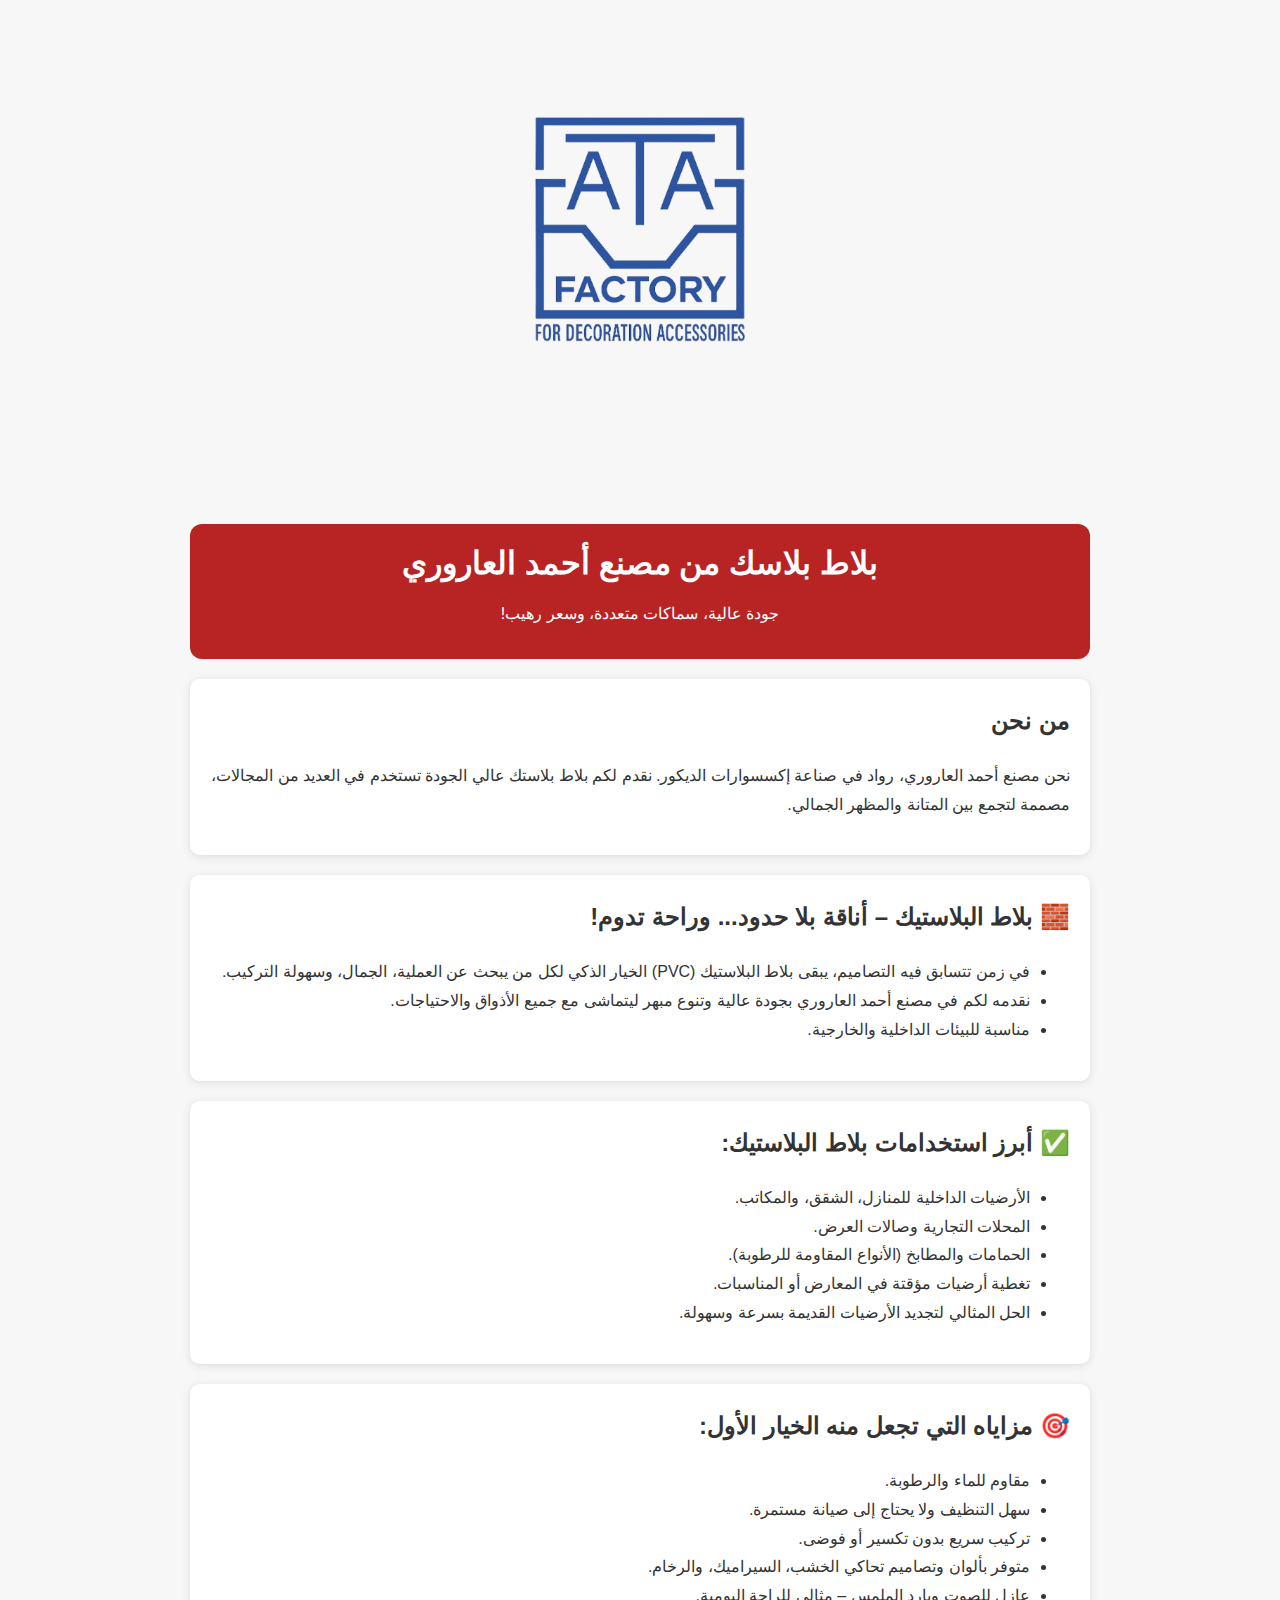
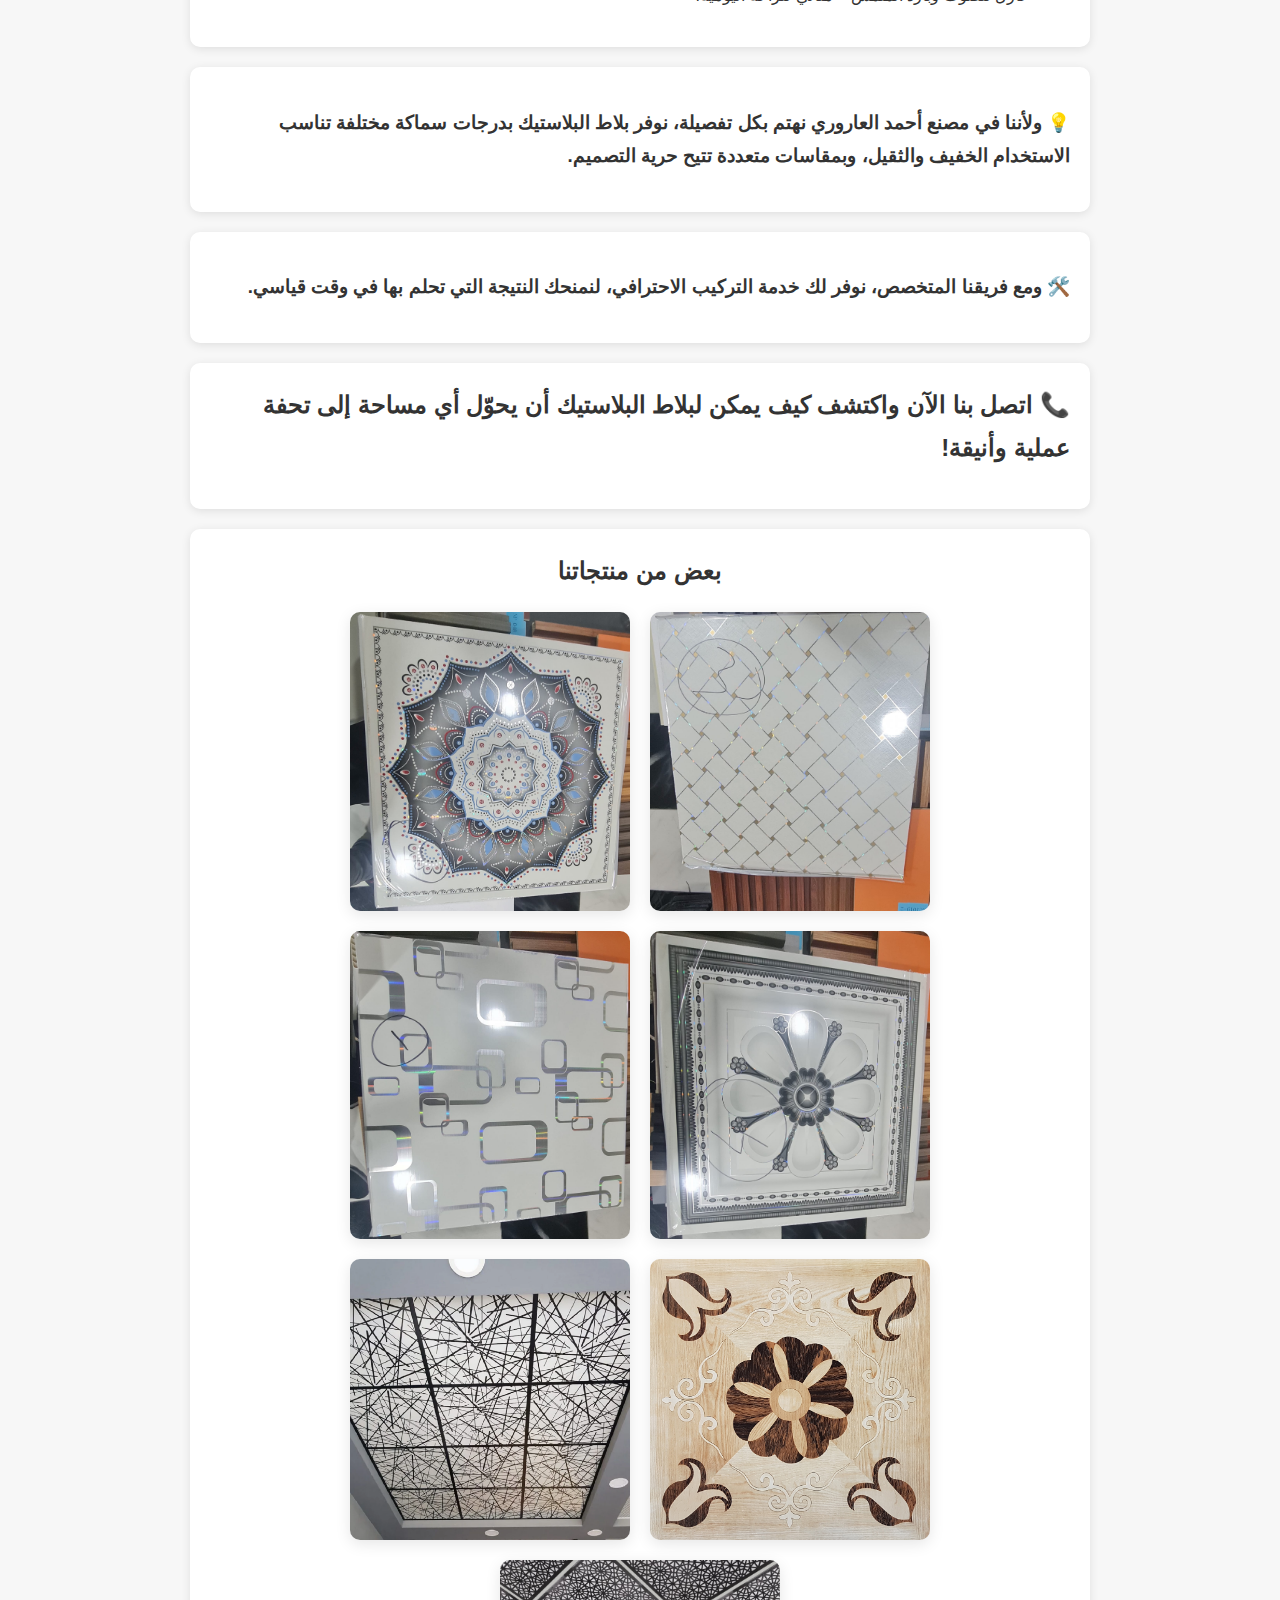
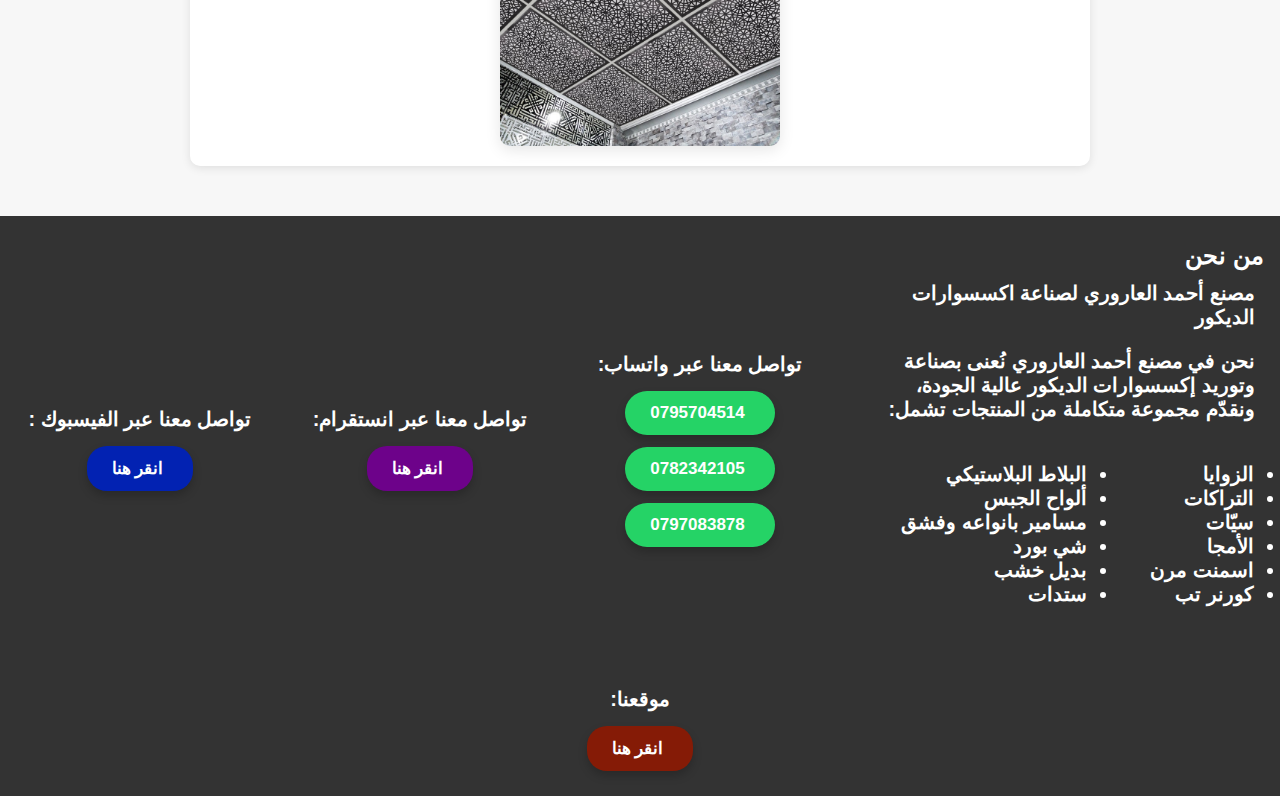
<file: بلاط بلاسك .html>
<!DOCTYPE html>
<html lang="ar" dir="rtl">

<head>
  <meta charset="UTF-8">
  <meta name="viewport" content="width=device-width, initial-scale=1.0">
  <title>بلاط بلاسك - مصنع أحمد العاروري</title>
  <style>
  body {
      margin: 0;
      padding: 0;
      font-family: 'Cairo', sans-serif;
      background-color: #f7f7f7;
      color: #333;
      direction: rtl;
      overflow-x: hidden;
    }

    .container {
      max-width: 900px;
      margin: auto;
      padding: 30px 20px;
      margin-bottom: 0;
    }

    .header {
      background-color: #b82424;
      color: white;
      padding: 20px;
      text-align: center;
      border-radius: 12px;
      margin-bottom: 20px;
    }

    .section {
      background: white;
      border-radius: 10px;
      padding: 20px;
      margin-bottom: 20px;
      box-shadow: 0 2px 10px rgba(0, 0, 0, 0.1);
      line-height: 1.8;
    }

    h1, h2 {
      margin-top: 0;
    }

    /* ====== Image Gallery ====== */
    .image-gallery {
      text-align: center;
    }

    .image-grid {
      display: flex;
      gap: 20px;
      flex-wrap: wrap;
      justify-content: center;
      margin-top: 20px;
    }

    .image-grid img {
      width: 280px;
      height: auto;
      border-radius: 10px;
      box-shadow: 0 4px 15px rgba(0, 0, 0, 0.1);
      transition: transform 0.3s ease;
    }

    .image-grid img:hover {
      transform: scale(1.05);
    }

    /* الفوتر المعدل */
    .whatsapp-footer {
      background-color: #333;
      color: white;
      text-align: center;
      padding: 10px 0;
      margin: 0;
      position: relative;
      width: 100%;
      font-size: 14px;
    }

    .footer-bar {
      max-width: 100%;
      margin: 0;
      padding: 0;
    }

    .footer-content {
      display: flex;
      justify-content: space-around;
      align-items: center;
      flex-wrap: wrap;
      width: 100%;
      padding: 0;
      background-color: #333;
      margin: 0;
    }

    .about-section {
      flex: 2;
      min-width: 300px;
      padding: 15px;
      text-align: right;
    }

    .whatsapp-contacts, 
    .instagram-contacts,
    .facebook-contacts,
    .lcaion-contacts {
      flex: 1;
      min-width: 250px;
      text-align: center;
      padding: 15px;
    }

    .contact-title {
      font-size: 20px;
      margin-bottom: 15px;
      color: #fff;
    }

    .whatsapp-buttons,
    .instagram-buttons,
    .facebook-buttons,
    .lcaion-buttons {
      display: flex;
      flex-direction: column;
      gap: 12px;
      align-items: center;
    }

    .whatsapp-btn {
      background-color: #25D366;
      color: white;
      text-decoration: none;
      padding: 12px 25px;
      border-radius: 30px;
      font-weight: bold;
      font-size: 17px;
      display: flex;
      align-items: center;
      transition: all 0.3s ease;
      box-shadow: 0 5px 10px rgba(0, 0, 0, 0.2);
      width: fit-content;
    }

    .instagram-btn {
      background-color: #6d028a;
      color: white;
      text-decoration: none;
      padding: 12px 25px;
      border-radius: 20px;
      font-weight: bold;
      font-size: 17px;
      display: flex;
      align-items: center;
      transition: all 0.3s ease;
      box-shadow: 0 5px 10px rgba(0, 0, 0, 0.2);
      width: fit-content;
    }

    .facebook-btn {
      background-color: #0222b2;
      color: white;
      text-decoration: none;
      padding: 12px 25px;
      border-radius: 20px;
      font-weight: bold;
      font-size: 17px;
      display: flex;
      align-items: center;
      transition: all 0.3s ease;
      box-shadow: 0 5px 10px rgba(0, 0, 0, 0.2);
      width: fit-content;
    }

    .lcaion-btn {
      background-color: #851b06;
      color: white;
      text-decoration: none;
      padding: 12px 25px;
      border-radius: 20px;
      font-weight: bold;
      font-size: 17px;
      display: flex;
      align-items: center;
      transition: all 0.3s ease;
      box-shadow: 0 5px 10px rgba(0, 0, 0, 0.2);
      width: fit-content;
    }

    .whatsapp-btn:hover,
    .instagram-btn:hover,
    .facebook-btn:hover,
    .lcaion-btn:hover {
      transform: translateY(-3px);
      box-shadow: 0 5px 15px rgba(0, 0, 0, 0.3);
    }

    .whatsapp-btn span,
    .instagram-btn span,
    .facebook-btn span,
    .lcaion-btn span {
      padding-right: 5px;
    }

    /* متجاوب مع الجوال */
    @media (max-width: 768px) {
      .image-grid img {
        width: 90%;
      }

      .footer-content {
        flex-direction: column;
        text-align: center;
      }

      .about-section,
      .whatsapp-contacts,
      .instagram-contacts,
      .facebook-contacts,
      .lcaion-contacts {
        width: 100%;
        margin-bottom: 20px;
      }

      .whatsapp-buttons,
      .instagram-buttons,
      .facebook-buttons,
      .lcaion-buttons {
        flex-direction: row;
        justify-content: center;
        flex-wrap: wrap;
      }
    }
  </style>
</head>

<body>

  <!-- Logo in center -->
<div style="text-align: center; margin: 20px 0;">
  <a href="index.html">
    <img src="شاعر المصنع.png" alt="شاعر المصنع" style="width: 300px; height: auto;">
  </a>
</div>

  <!-- Main Content -->
  <div class="container">
    <div class="header">
      <h1> بلاط بلاسك من مصنع أحمد العاروري</h1>
      <p>جودة عالية، سماكات متعددة، وسعر رهيب!</p>
    </div>

    <div class="section">
      <h2>من نحن</h2>
      <p>
        نحن مصنع أحمد العاروري، رواد في صناعة إكسسوارات الديكور. نقدم لكم  بلاط بلاستك عالي الجودة تستخدم في العديد من
        المجالات، مصممة لتجمع بين المتانة والمظهر الجمالي.
      </p>
    </div>

    <div class="section">
      <h2>🧱 بلاط البلاستيك – أناقة بلا حدود... وراحة تدوم!
      </h2>
      <ul>
        <li>في زمن تتسابق فيه التصاميم، يبقى بلاط البلاستيك (PVC) الخيار الذكي لكل من يبحث عن العملية، الجمال، وسهولة
          التركيب.
        </li>
        <li>نقدمه لكم في مصنع أحمد العاروري بجودة عالية وتنوع مبهر ليتماشى مع جميع الأذواق والاحتياجات.

        </li>
        <li>مناسبة للبيئات الداخلية والخارجية.</li>
      </ul>
    </div>

    <div class="section">
      <h2>✅ أبرز استخدامات بلاط البلاستيك:

      </h2>
      <ul>
        <li>الأرضيات الداخلية للمنازل، الشقق، والمكاتب.

        </li>
        <li>المحلات التجارية وصالات العرض.

        </li>
        <li>الحمامات والمطابخ (الأنواع المقاومة للرطوبة).

        </li>
        <li>تغطية أرضيات مؤقتة في المعارض أو المناسبات.

        </li>
        <li>الحل المثالي لتجديد الأرضيات القديمة بسرعة وسهولة.

        </li>

      </ul>
    </div>


    <div class="section">
      <h2>🎯 مزاياه التي تجعل منه الخيار الأول:</h2>
      <ul>
        <li>
          مقاوم للماء والرطوبة.


        </li>
        <li>
          سهل التنظيف ولا يحتاج إلى صيانة مستمرة.


        </li>
        <li>تركيب سريع بدون تكسير أو فوضى.

        </li>
        <li>متوفر بألوان وتصاميم تحاكي الخشب، السيراميك، والرخام.

        </li>
        <li>عازل للصوت وبارد الملمس – مثالي للراحة اليومية.

        </li>


      </ul>
    </div>
    <div class="section">
      <h3>💡 ولأننا في مصنع أحمد العاروري نهتم بكل تفصيلة، نوفر بلاط البلاستيك بدرجات سماكة مختلفة تناسب الاستخدام
        الخفيف والثقيل، وبمقاسات متعددة تتيح حرية التصميم.

      </h3>




    </div>
    <div class="section">
      <h3>🛠️ ومع فريقنا المتخصص، نوفر لك خدمة التركيب الاحترافي، لنمنحك النتيجة التي تحلم بها في وقت قياسي.

      </h3>



    </div>
    <div class="section">


      <h2>📞 اتصل بنا الآن واكتشف كيف يمكن لبلاط البلاستيك أن يحوّل أي مساحة إلى تحفة عملية وأنيقة!

      </h2>
    </div>





    <div class="section image-gallery">
      <h2>بعض من منتجاتنا</h2>
      <div class="image-grid">
        <img src="بلاط بلاسك 3.jpg" alt="بلاط بلاستك1">
        <img src="بلاط بلاسك3.jpg" alt="بلاط بلاستك 2">
        <img src="بلاط بلاستك 4.jpg" alt="بلاط بلاستك3">
        <img src="بلاط بلاستك 6.jpg" alt="بلاط بلاستك 4">
        <img src="بلاط بلاسك.jpg" alt="بلاط بلاستك5">
        <img src="بلاط بلاسك2.webp" alt="زاوية صاج 2">
        <img src="بلاط بلاسك 2.jpg" alt="زاوية صاج 2">
      </div>
    </div>
  </div>

<div class="whatsapp-footer">
    <footer class="footer-bar">
      <div class="footer-content">
        <div class="about-section">
         <table
            style="width: 100%; border-collapse: collapse; text-align: right; direction: rtl; font-family: 'Cairo', sans-serif;">
            <tr>
              <th colspan="2" style="background-color: #333; color: white; font-size: 24px; ">
                من نحن
              </th>
            </tr>
            <tr>
              <td colspan="2" style="font-size: 20px; font-weight: bold; padding: 10px;">
                مصنع أحمد العاروري لصناعة اكسسوارات الديكور
              </td>
            </tr>
            <tr>
              <td colspan="2" style="font-size: 20px; font-weight: bold; padding: 10px;">
                نحن في مصنع أحمد العاروري نُعنى بصناعة وتوريد إكسسوارات الديكور عالية الجودة، ونقدّم مجموعة متكاملة من
                المنتجات تشمل:
              </td>
            </tr>
            <tr>
              <td>
                <ul style="font-size: 20px; font-weight: bold; padding: 10px;">
                  <li><a href="زوايا.html" style="color: #ffffff; text-decoration: none">الزوايا</a></li>
                  <li><a href="اتركات.html" style="color: #ffffff; text-decoration: none">التراكات</a></li>
                  <li><a href="سيات.html" style="color: #ffffff; text-decoration: none">سيّات</a></li>
                  <li><a href="امقا.html" style="color: #ffffff; text-decoration: none">الأمجا</a></li>
                  <li><a href="بديل-الواجهات -الخارجيه.html" style="color: #ffffff; text-decoration: none">اسمنت مرن</a>
                  </li>
                  <li><a href="كورنر تب .html" style="color: #ffffff; text-decoration: none">كورنر تب</a></li>
                </ul>
              </td>
              <td>
                <ul style="font-size: 20px; font-weight: bold; padding: 10px;">
                  <li><a href="بلاط بلاسك .html" style="color: #ffffff; text-decoration: none">البلاط البلاستيكي</a>
                  </li>
                  <li><a href="جبسمبورد .html" style="color: #ffffff; text-decoration: none">ألواح الجبس</a>
                  </li>
                  <li><a href="red-het.html" style="color: #ffffff; text-decoration: none"> مسامير بانواعه وفشق</a></li>
                  <li><a href="شي بور .html" style="color: #ffffff; text-decoration: none">شي بورد </a> </li>
                  <li><a href="بديل-خشب .html" style="color: #ffffff; text-decoration: none">بديل خشب</a></li>
                  <li><a href="ستدات.html" style="color: #ffffff; text-decoration: none">ستدات</a></li>
                </ul>
              </td>
            </tr>
          </table>
        </div>

        <div class="whatsapp-contacts">
          <h3 class="contact-title">تواصل معنا عبر واتساب:</h3>
          <div class="whatsapp-buttons">
            <a href="https://wa.me/962795704514" class="whatsapp-btn"><span>0795704514</span></a>
            <a href="https://wa.me/962782342105" class="whatsapp-btn"><span>0782342105</span></a>
            <a href="https://wa.me/962797083878" class="whatsapp-btn"><span>0797083878</span></a>
          </div>
        </div>
        
        <div class="instagram-contacts">
          <h3 class="contact-title">تواصل معنا عبر انستقرام:</h3>
          <div class="instagram-buttons">
            <a href="https://www.instagram.com/ahmad_factory.jo?igsh=MWdsb2xjZDYyZHNn" class="instagram-btn"><span>انقر هنا</span></a>
          </div>
        </div>

        <div class="facebook-contacts">
          <h3 class="contact-title">تواصل معنا عبر الفيسبوك :</h3>
          <div class="facebook-buttons">
            <a href="https://web.facebook.com/profile.php?id=61578719541837" class="facebook-btn"><span>انقر هنا</span></a>
          </div>
        </div>
        
        <div class="lcaion-contacts">
          <h3 class="contact-title">موقعنا:</h3>
          <div class="lcaion-buttons">
            <a href="https://www.google.com/maps/place/%D9%85%D8%B5%D9%86%D8%B9+%D8%A3%D8%AD%D9%85%D8%AF+%D8%A7%D9%84%D8%B9%D8%A7%D8%B1%D9%88%D8%B1%D9%8A+%D9%84%D8%B5%D9%86%D8%A7%D8%B9%D8%A9+%D8%A7%D9%83%D8%B3%D8%B3%D9%88%D8%A7%D8%B1%D8%A7%D8%AA+%D8%A7%D9%84%D8%AF%D9%8A%D9%83%D9%88%D8%B1%E2%80%AD/@32.01036,36.0417616,16z/data=!3m1!4b1!4m6!3m5!1s0x151b677ec03f39bd:0xb596e6d413f9ffc!8m2!3d32.0099779!4d36.039074!16s%2Fg%2F11h_ccvgdv?entry=ttu&g_ep=EgoyMDI1MDcxNi4wIKXMDSoASAFQAw%3D%3D" 
               class="lcaion-btn"><span>انقر هنا</span></a>
          </div>
        </div>
      </div>
    </footer>
  </div>
</body>
</html>
</file>
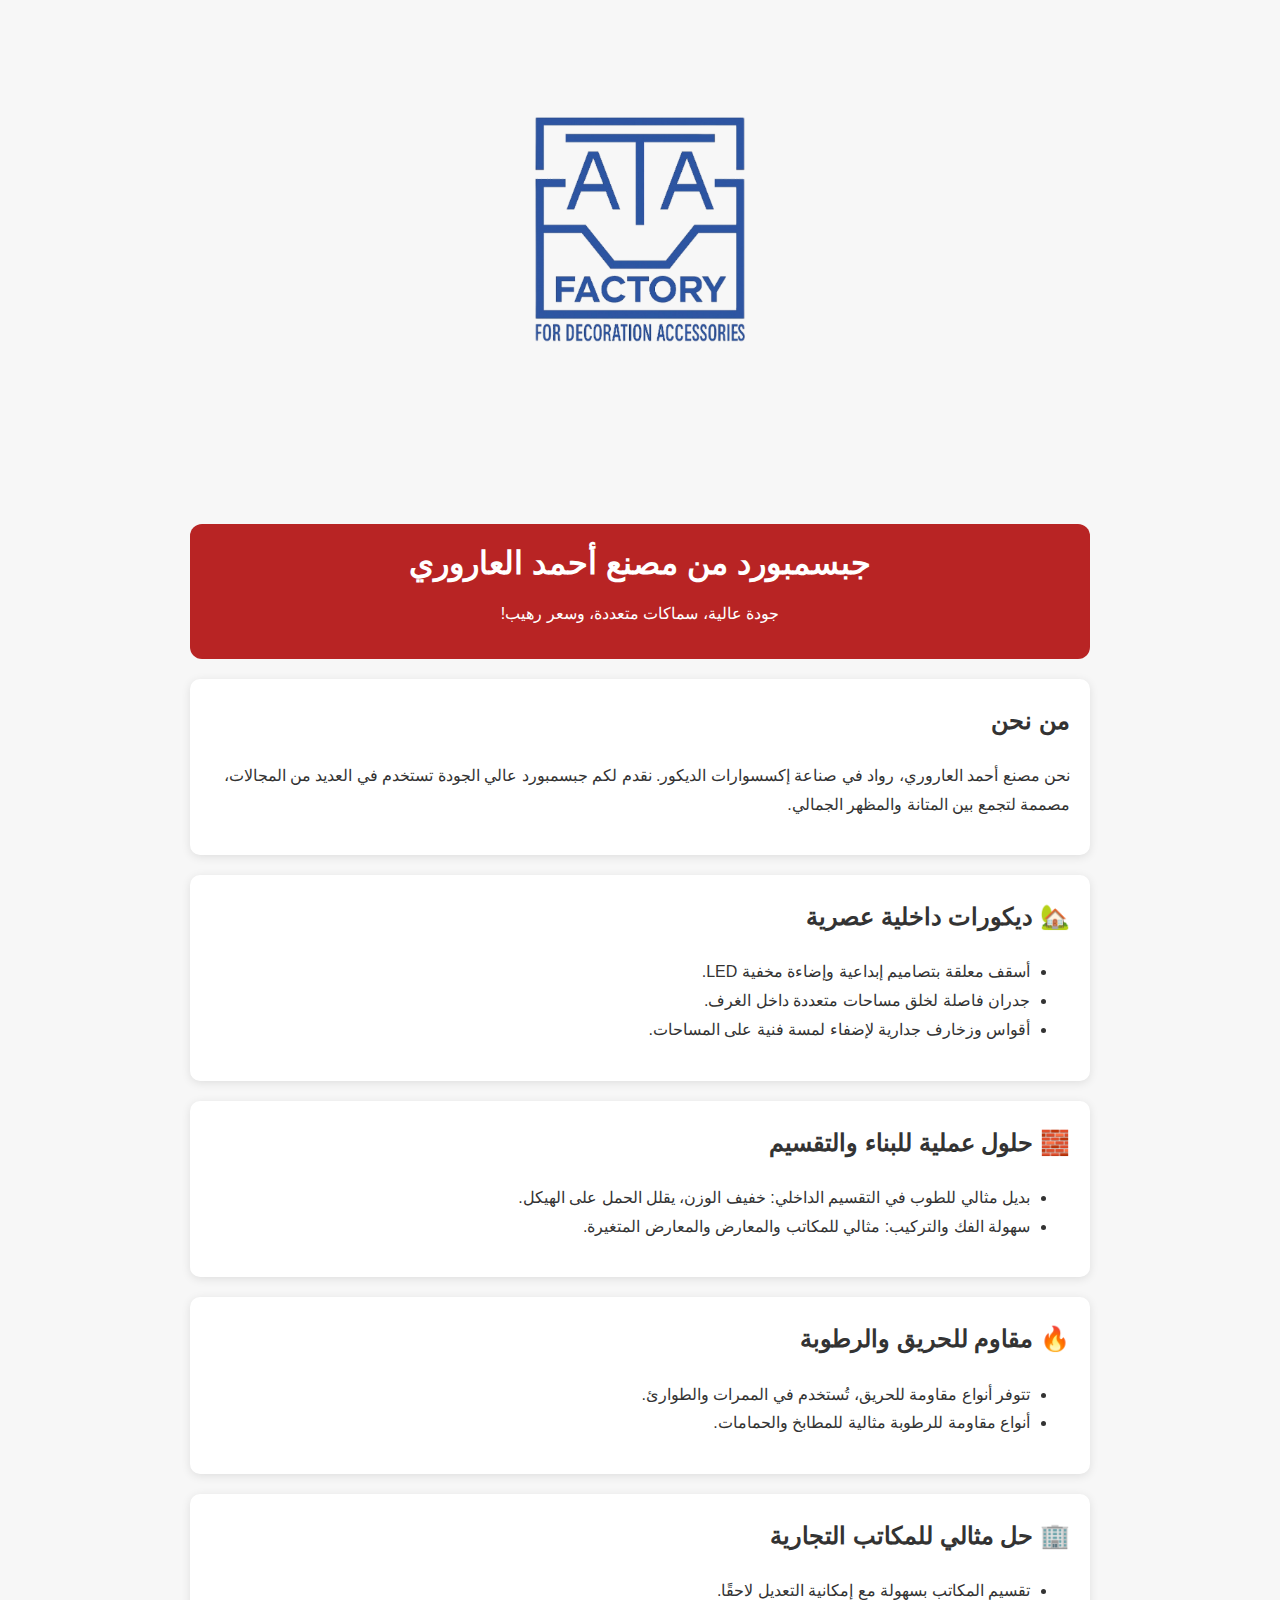
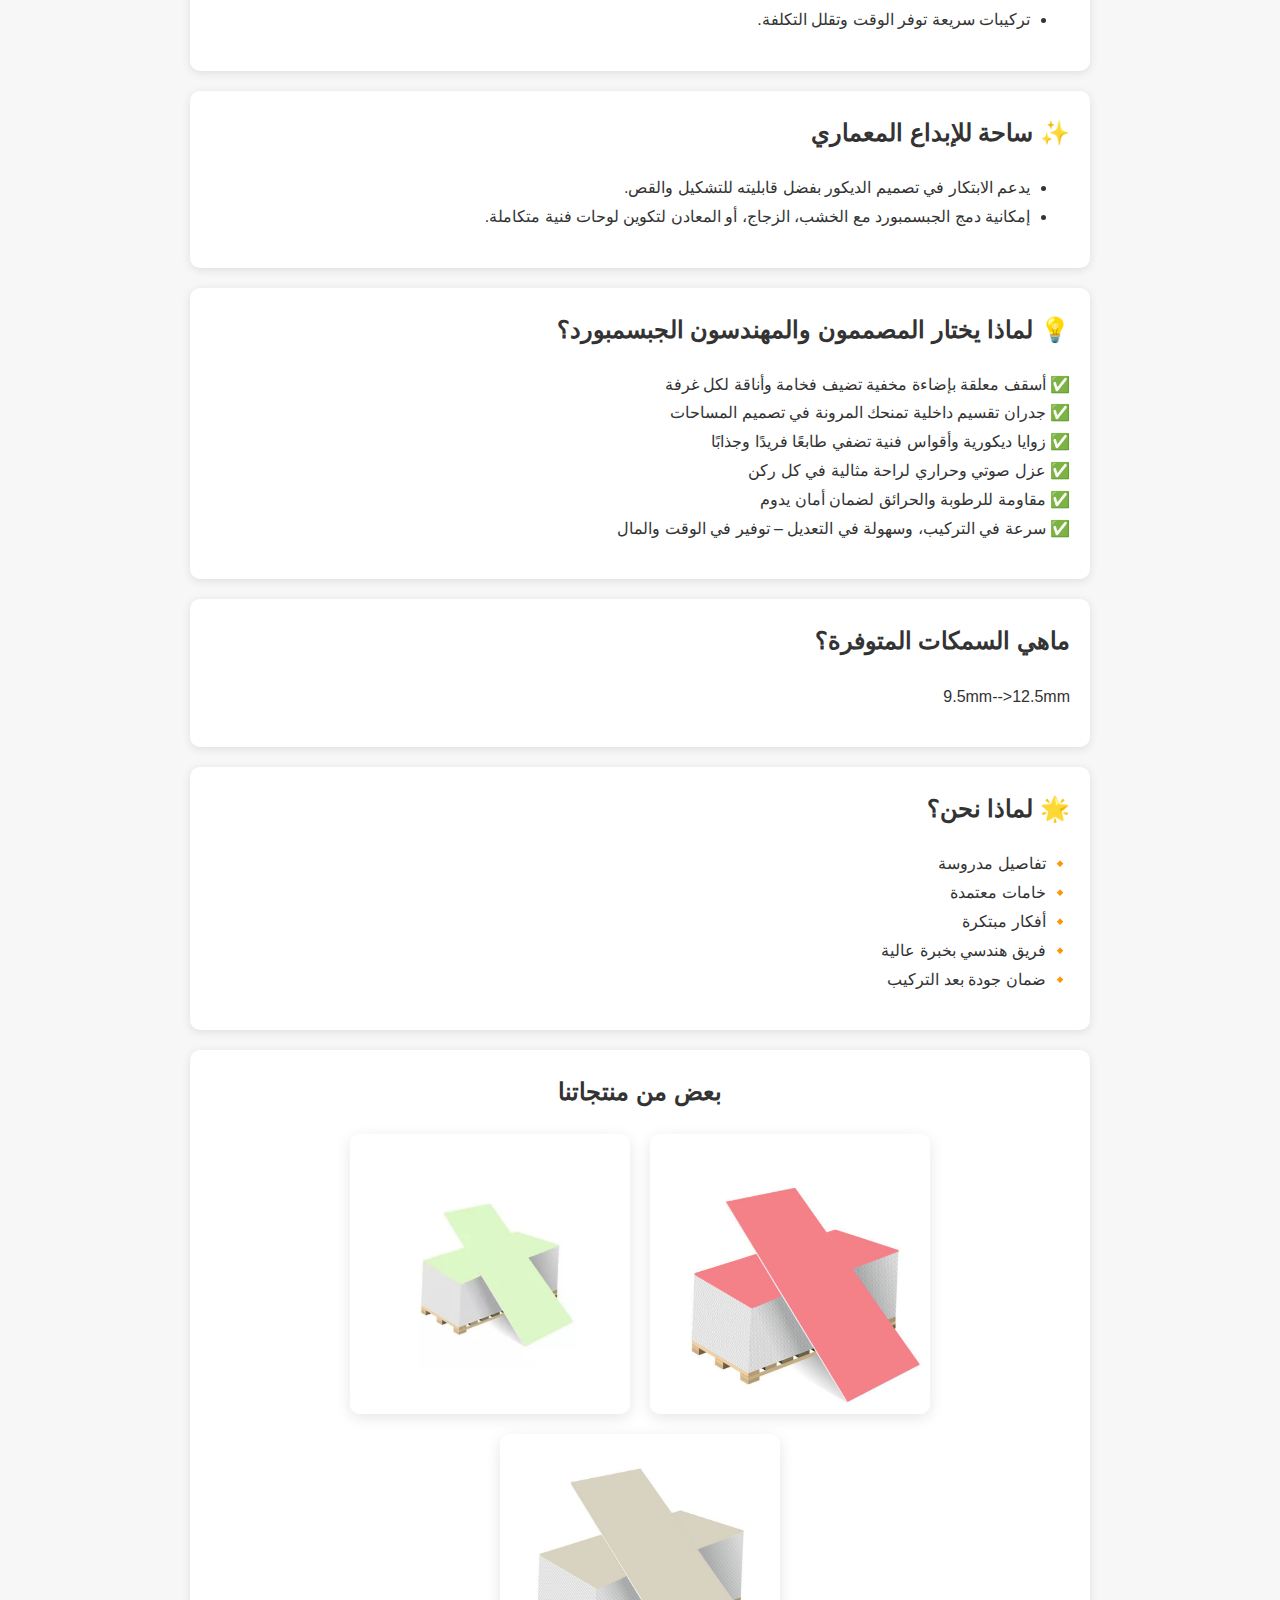
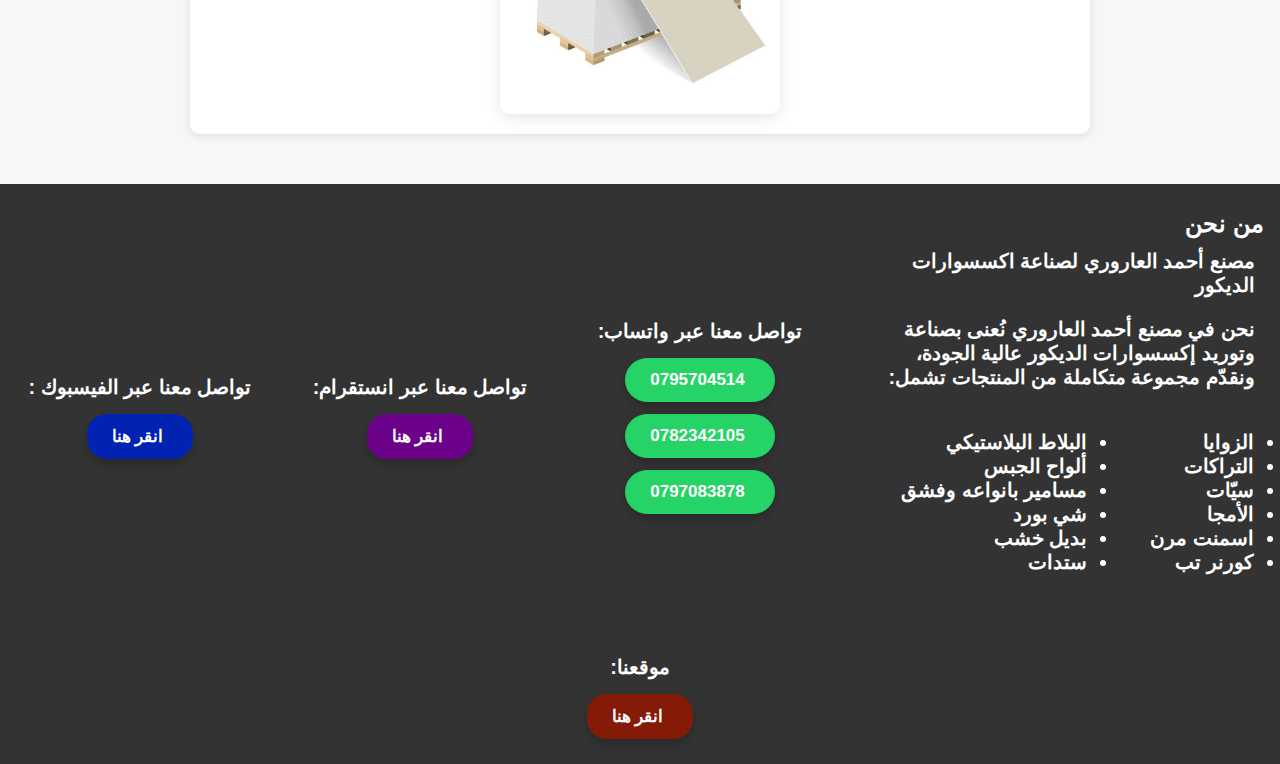
<file: جبسمبورد .html>
<!DOCTYPE html>
<html lang="ar" dir="rtl">

<head>
  <meta charset="UTF-8">
  <meta name="viewport" content="width=device-width, initial-scale=1.0">
  <title>جبسمبورد - مصنع أحمد العاروري</title>
  <style>
    body {
        margin: 0;
        padding: 0;
        font-family: 'Cairo', sans-serif;
        background-color: #f7f7f7;
        color: #333;
        direction: rtl;
        overflow-x: hidden;
      }
  
      .container {
        max-width: 900px;
        margin: auto;
        padding: 30px 20px;
        margin-bottom: 0;
      }
  
      .header {
        background-color: #b82424;
        color: white;
        padding: 20px;
        text-align: center;
        border-radius: 12px;
        margin-bottom: 20px;
      }
  
      .section {
        background: white;
        border-radius: 10px;
        padding: 20px;
        margin-bottom: 20px;
        box-shadow: 0 2px 10px rgba(0, 0, 0, 0.1);
        line-height: 1.8;
      }
  
      h1, h2 {
        margin-top: 0;
      }
  
      /* ====== Image Gallery ====== */
      .image-gallery {
        text-align: center;
      }
  
      .image-grid {
        display: flex;
        gap: 20px;
        flex-wrap: wrap;
        justify-content: center;
        margin-top: 20px;
      }
  
      .image-grid img {
        width: 280px;
        height: auto;
        border-radius: 10px;
        box-shadow: 0 4px 15px rgba(0, 0, 0, 0.1);
        transition: transform 0.3s ease;
      }
  
      .image-grid img:hover {
        transform: scale(1.05);
      }
  
      /* الفوتر المعدل */
      .whatsapp-footer {
        background-color: #333;
        color: white;
        text-align: center;
        padding: 10px 0;
        margin: 0;
        position: relative;
        width: 100%;
        font-size: 14px;
      }
  
      .footer-bar {
        max-width: 100%;
        margin: 0;
        padding: 0;
      }
  
      .footer-content {
        display: flex;
        justify-content: space-around;
        align-items: center;
        flex-wrap: wrap;
        width: 100%;
        padding: 0;
        background-color: #333;
        margin: 0;
      }
  
      .about-section {
        flex: 2;
        min-width: 300px;
        padding: 15px;
        text-align: right;
      }
  
      .whatsapp-contacts, 
      .instagram-contacts,
      .facebook-contacts,
      .lcaion-contacts {
        flex: 1;
        min-width: 250px;
        text-align: center;
        padding: 15px;
      }
  
      .contact-title {
        font-size: 20px;
        margin-bottom: 15px;
        color: #fff;
      }
  
      .whatsapp-buttons,
      .instagram-buttons,
      .facebook-buttons,
      .lcaion-buttons {
        display: flex;
        flex-direction: column;
        gap: 12px;
        align-items: center;
      }
  
      .whatsapp-btn {
        background-color: #25D366;
        color: white;
        text-decoration: none;
        padding: 12px 25px;
        border-radius: 30px;
        font-weight: bold;
        font-size: 17px;
        display: flex;
        align-items: center;
        transition: all 0.3s ease;
        box-shadow: 0 5px 10px rgba(0, 0, 0, 0.2);
        width: fit-content;
      }
  
      .instagram-btn {
        background-color: #6d028a;
        color: white;
        text-decoration: none;
        padding: 12px 25px;
        border-radius: 20px;
        font-weight: bold;
        font-size: 17px;
        display: flex;
        align-items: center;
        transition: all 0.3s ease;
        box-shadow: 0 5px 10px rgba(0, 0, 0, 0.2);
        width: fit-content;
      }
  
      .facebook-btn {
        background-color: #0222b2;
        color: white;
        text-decoration: none;
        padding: 12px 25px;
        border-radius: 20px;
        font-weight: bold;
        font-size: 17px;
        display: flex;
        align-items: center;
        transition: all 0.3s ease;
        box-shadow: 0 5px 10px rgba(0, 0, 0, 0.2);
        width: fit-content;
      }
  
      .lcaion-btn {
        background-color: #851b06;
        color: white;
        text-decoration: none;
        padding: 12px 25px;
        border-radius: 20px;
        font-weight: bold;
        font-size: 17px;
        display: flex;
        align-items: center;
        transition: all 0.3s ease;
        box-shadow: 0 5px 10px rgba(0, 0, 0, 0.2);
        width: fit-content;
      }
  
      .whatsapp-btn:hover,
      .instagram-btn:hover,
      .facebook-btn:hover,
      .lcaion-btn:hover {
        transform: translateY(-3px);
        box-shadow: 0 5px 15px rgba(0, 0, 0, 0.3);
      }
  
      .whatsapp-btn span,
      .instagram-btn span,
      .facebook-btn span,
      .lcaion-btn span {
        padding-right: 5px;
      }
  
      /* متجاوب مع الجوال */
      @media (max-width: 768px) {
        .image-grid img {
          width: 90%;
        }
  
        .footer-content {
          flex-direction: column;
          text-align: center;
        }
  
        .about-section,
        .whatsapp-contacts,
        .instagram-contacts,
        .facebook-contacts,
        .lcaion-contacts {
          width: 100%;
          margin-bottom: 20px;
        }
  
        .whatsapp-buttons,
        .instagram-buttons,
        .facebook-buttons,
        .lcaion-buttons {
          flex-direction: row;
          justify-content: center;
          flex-wrap: wrap;
        }
      }
    </style>
</head>

<body>

  <!-- Logo in top right corner -->
  <div style="text-align: center; margin: 20px 0;">
    <a href="index.html">
      <img src="شاعر المصنع.png" alt="شاعر المصنع" style="width: 300px; height: auto;">
    </a>
  </div>

  <!-- Main Content -->
  <div class="container">
    <div class="header">
      <h1>جبسمبورد من مصنع أحمد العاروري</h1>
      <p>جودة عالية، سماكات متعددة، وسعر رهيب!</p>
    </div>

    <div class="section">
      <h2>من نحن</h2>
      <p>
        نحن مصنع أحمد العاروري، رواد في صناعة إكسسوارات الديكور. نقدم لكم جبسمبورد عالي الجودة تستخدم في العديد من
        المجالات، مصممة لتجمع بين المتانة والمظهر الجمالي.
      </p>
    </div>

    <div class="section">
      <h2>🏡 ديكورات داخلية عصرية
      </h2>
      <ul>
        <li> أسقف معلقة بتصاميم إبداعية وإضاءة مخفية LED.</li>
        <li> جدران فاصلة لخلق مساحات متعددة داخل الغرف.</li>
        <li> أقواس وزخارف جدارية لإضفاء لمسة فنية على المساحات. </li>

      </ul>
    </div>
    <div class="section">
      <h2>🧱 حلول عملية للبناء والتقسيم
      </h2>
      <ul>
        <li> بديل مثالي للطوب في التقسيم الداخلي: خفيف الوزن، يقلل الحمل على الهيكل.</li>
        <li> سهولة الفك والتركيب: مثالي للمكاتب والمعارض والمعارض المتغيرة.

        </li>


      </ul>
    </div>
    <div class="section">
      <h2>🔥 مقاوم للحريق والرطوبة

      </h2>
      <ul>
        <li> تتوفر أنواع مقاومة للحريق، تُستخدم في الممرات والطوارئ.

        </li>
        <li> أنواع مقاومة للرطوبة مثالية للمطابخ والحمامات.

        </li>


      </ul>
    </div>
    <div class="section">
      <h2>🏢 حل مثالي للمكاتب التجارية
      </h2>
      <ul>
        <li> تقسيم المكاتب بسهولة مع إمكانية التعديل لاحقًا.

        </li>
        <li> تركيبات سريعة توفر الوقت وتقلل التكلفة.

        </li>


      </ul>
    </div>
    <div class="section">
      <h2>✨ ساحة للإبداع المعماري
      </h2>

      <ul>
        <li>يدعم الابتكار في تصميم الديكور بفضل قابليته للتشكيل والقص.

        </li>
        <li> إمكانية دمج الجبسمبورد مع الخشب، الزجاج، أو المعادن لتكوين لوحات فنية متكاملة.</li>


      </ul>
    </div>

    <div class="section">
      <h2>💡 لماذا يختار المصممون والمهندسون الجبسمبورد؟</h2>
      <p>
        ✅ أسقف معلقة بإضاءة مخفية تضيف فخامة وأناقة لكل غرفة<br>
        ✅ جدران تقسيم داخلية تمنحك المرونة في تصميم المساحات<br>
        ✅ زوايا ديكورية وأقواس فنية تضفي طابعًا فريدًا وجذابًا<br>
        ✅ عزل صوتي وحراري لراحة مثالية في كل ركن<br>
        ✅ مقاومة للرطوبة والحرائق لضمان أمان يدوم<br>
        ✅ سرعة في التركيب، وسهولة في التعديل – توفير في الوقت والمال<br>


      </p>
    </div>


    <div class="section">
      <h2>ماهي السمكات المتوفرة؟</h2>
      <p>
        9.5mm-->12.5mm
      </p>
    </div>
    <div class="section">
      <h2>🌟 لماذا نحن؟</h2>
      <p>

        🔸 تفاصيل مدروسة<br>
        🔸 خامات معتمدة<br>
        🔸 أفكار مبتكرة<br>
        🔸 فريق هندسي بخبرة عالية<br>
        🔸 ضمان جودة بعد التركيب<br>
      </p>
    </div>
    <div class="section image-gallery">
      <h2>بعض من منتجاتنا</h2>
      <div class="image-grid">
        <img src="الواح-ضد-الحريق-500x500.jpg" alt="الواح ضد الحريق">
        <img src="product_01646566825_thumb.jpg" alt="لوح ضد الماء">
        <img src="الواح-عادي.jpg" alt="بديل رخام 3">


      </div>
    </div>
  </div>

  <div class="whatsapp-footer">
    <footer class="footer-bar">
      <div class="footer-content">
        <div class="about-section">
         <table
            style="width: 100%; border-collapse: collapse; text-align: right; direction: rtl; font-family: 'Cairo', sans-serif;">
            <tr>
              <th colspan="2" style="background-color: #333; color: white; font-size: 24px; ">
                من نحن
              </th>
            </tr>
            <tr>
              <td colspan="2" style="font-size: 20px; font-weight: bold; padding: 10px;">
                مصنع أحمد العاروري لصناعة اكسسوارات الديكور
              </td>
            </tr>
            <tr>
              <td colspan="2" style="font-size: 20px; font-weight: bold; padding: 10px;">
                نحن في مصنع أحمد العاروري نُعنى بصناعة وتوريد إكسسوارات الديكور عالية الجودة، ونقدّم مجموعة متكاملة من
                المنتجات تشمل:
              </td>
            </tr>
            <tr>
              <td>
                <ul style="font-size: 20px; font-weight: bold; padding: 10px;">
                  <li><a href="زوايا.html" style="color: #ffffff; text-decoration: none">الزوايا</a></li>
                  <li><a href="اتركات.html" style="color: #ffffff; text-decoration: none">التراكات</a></li>
                  <li><a href="سيات.html" style="color: #ffffff; text-decoration: none">سيّات</a></li>
                  <li><a href="امقا.html" style="color: #ffffff; text-decoration: none">الأمجا</a></li>
                  <li><a href="بديل-الواجهات -الخارجيه.html" style="color: #ffffff; text-decoration: none">اسمنت مرن</a>
                  </li>
                  <li><a href="كورنر تب .html" style="color: #ffffff; text-decoration: none">كورنر تب</a></li>
                </ul>
              </td>
              <td>
                <ul style="font-size: 20px; font-weight: bold; padding: 10px;">
                  <li><a href="بلاط بلاسك .html" style="color: #ffffff; text-decoration: none">البلاط البلاستيكي</a>
                  </li>
                  <li><a href="جبسمبورد .html" style="color: #ffffff; text-decoration: none">ألواح الجبس</a>
                  </li>
                  <li><a href="red-het.html" style="color: #ffffff; text-decoration: none"> مسامير بانواعه وفشق</a></li>
                  <li><a href="شي بور .html" style="color: #ffffff; text-decoration: none">شي بورد </a> </li>
                  <li><a href="بديل-خشب .html" style="color: #ffffff; text-decoration: none">بديل خشب</a></li>
                  <li><a href="ستدات.html" style="color: #ffffff; text-decoration: none">ستدات</a></li>
                </ul>
              </td>
            </tr>
          </table>
        </div>

        <div class="whatsapp-contacts">
          <h3 class="contact-title">تواصل معنا عبر واتساب:</h3>
          <div class="whatsapp-buttons">
            <a href="https://wa.me/962795704514" class="whatsapp-btn"><span>0795704514</span></a>
            <a href="https://wa.me/962782342105" class="whatsapp-btn"><span>0782342105</span></a>
            <a href="https://wa.me/962797083878" class="whatsapp-btn"><span>0797083878</span></a>
          </div>
        </div>
        
        <div class="instagram-contacts">
          <h3 class="contact-title">تواصل معنا عبر انستقرام:</h3>
          <div class="instagram-buttons">
            <a href="https://www.instagram.com/ahmad_factory.jo?igsh=MWdsb2xjZDYyZHNn" class="instagram-btn"><span>انقر هنا</span></a>
          </div>
        </div>

        <div class="facebook-contacts">
          <h3 class="contact-title">تواصل معنا عبر الفيسبوك :</h3>
          <div class="facebook-buttons">
            <a href="https://web.facebook.com/profile.php?id=61578719541837" class="facebook-btn"><span>انقر هنا</span></a>
          </div>
        </div>
        
        <div class="lcaion-contacts">
          <h3 class="contact-title">موقعنا:</h3>
          <div class="lcaion-buttons">
            <a href="https://www.google.com/maps/place/%D9%85%D8%B5%D9%86%D8%B9+%D8%A3%D8%AD%D9%85%D8%AF+%D8%A7%D9%84%D8%B9%D8%A7%D8%B1%D9%88%D8%B1%D9%8A+%D9%84%D8%B5%D9%86%D8%A7%D8%B9%D8%A9+%D8%A7%D9%83%D8%B3%D8%B3%D9%88%D8%A7%D8%B1%D8%A7%D8%AA+%D8%A7%D9%84%D8%AF%D9%8A%D9%83%D9%88%D8%B1%E2%80%AD/@32.01036,36.0417616,16z/data=!3m1!4b1!4m6!3m5!1s0x151b677ec03f39bd:0xb596e6d413f9ffc!8m2!3d32.0099779!4d36.039074!16s%2Fg%2F11h_ccvgdv?entry=ttu&g_ep=EgoyMDI1MDcxNi4wIKXMDSoASAFQAw%3D%3D" 
               class="lcaion-btn"><span>انقر هنا</span></a>
          </div>
        </div>
      </div>
    </footer>
  </div>
</body>
</html>
</file>
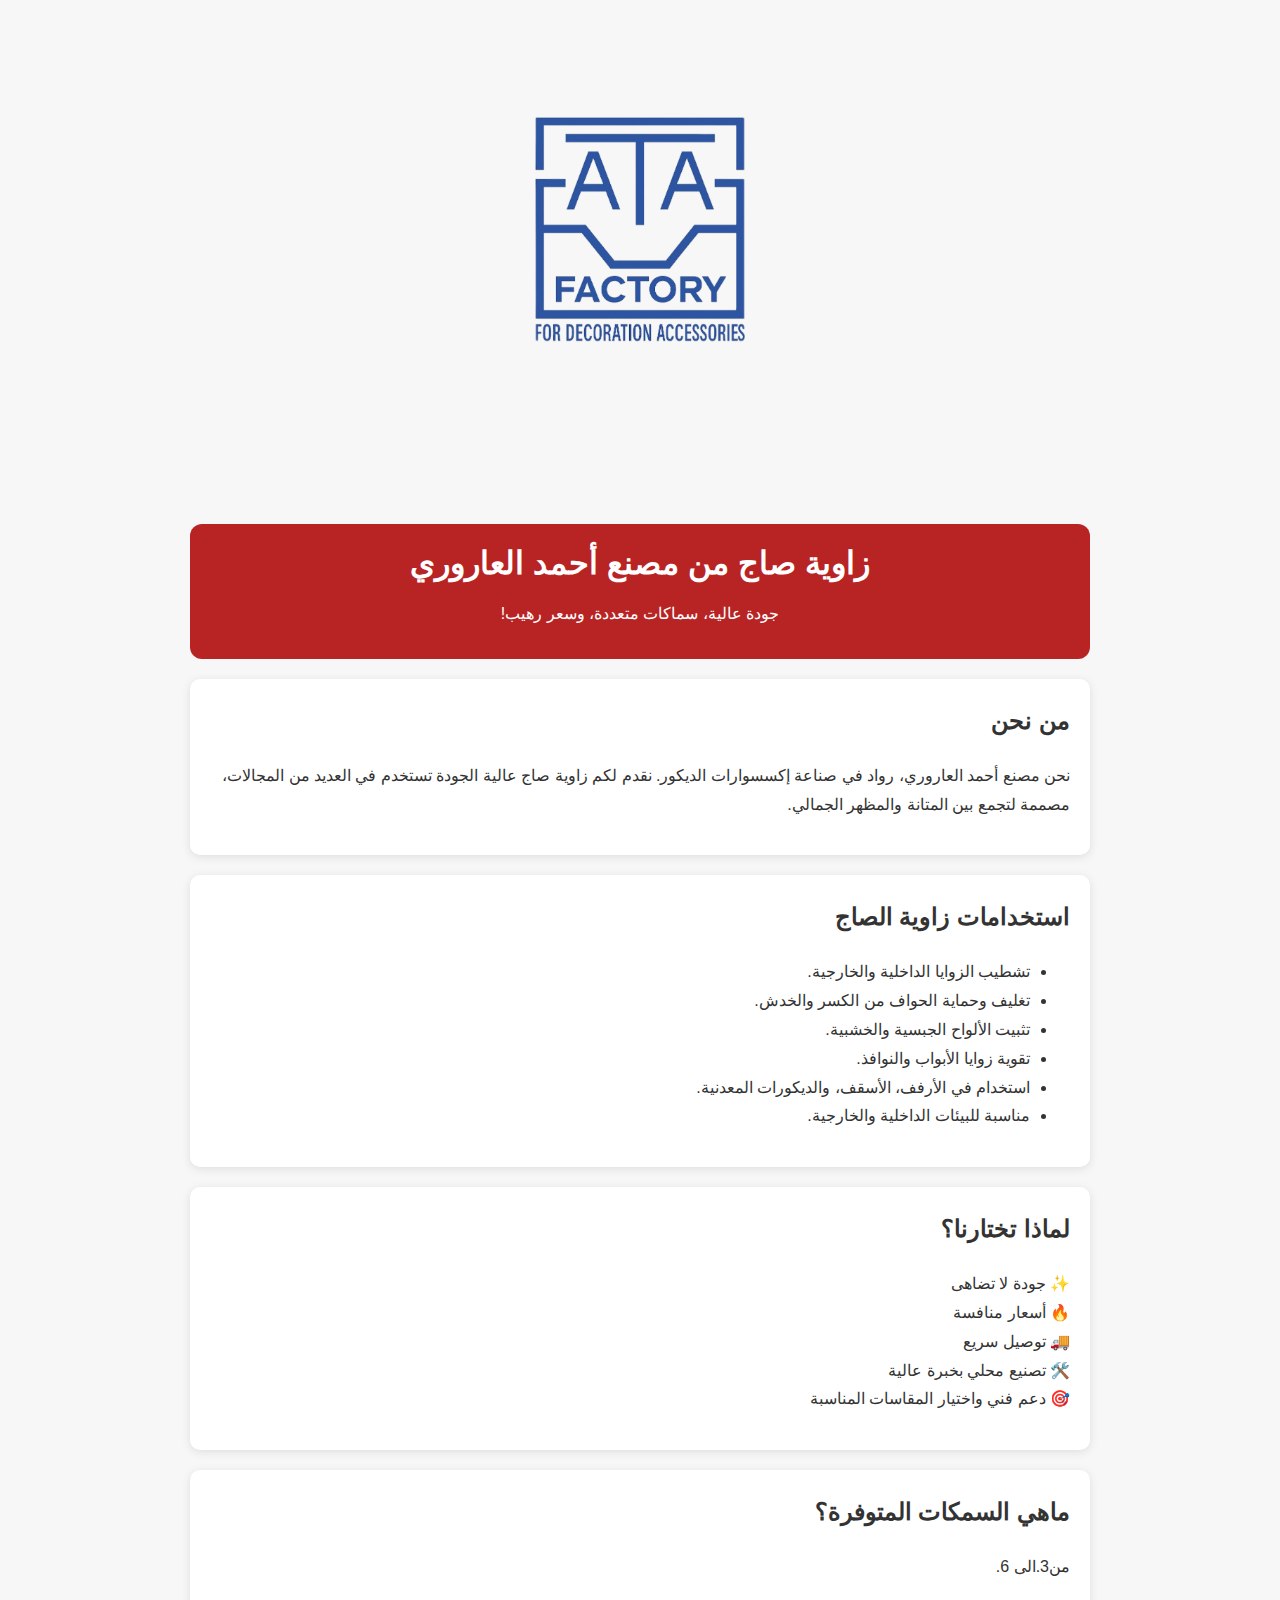
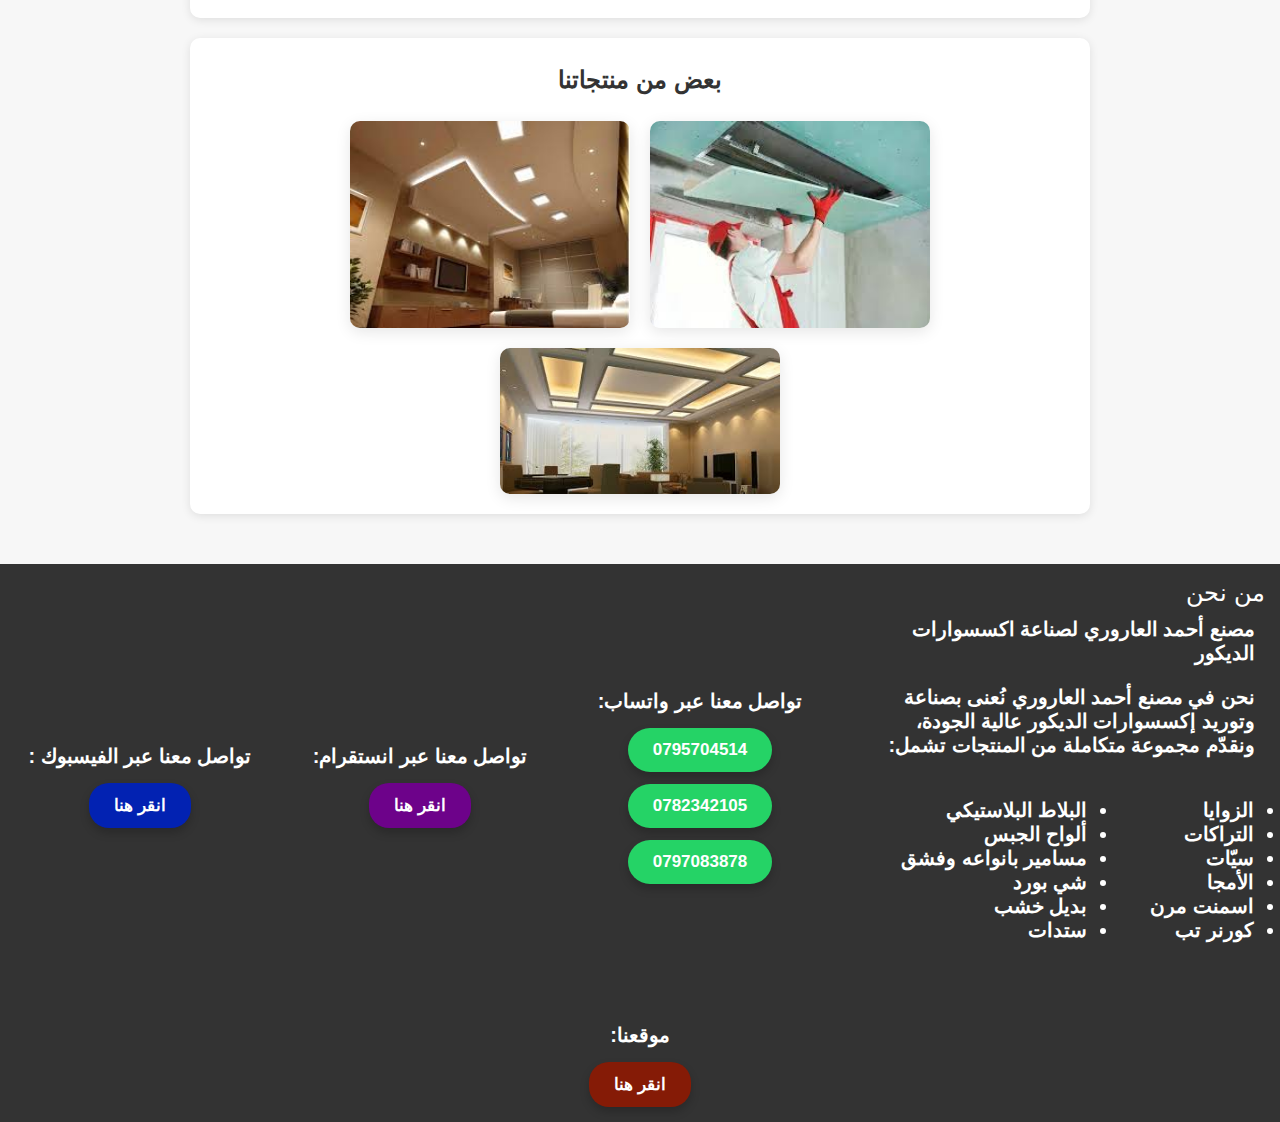
<file: زوايا.html>
<!DOCTYPE html>
<html lang="ar" dir="rtl">

<head>
  <meta charset="UTF-8">
  <meta name="viewport" content="width=device-width, initial-scale=1.0">
  <title>زاوية صاج - مصنع أحمد العاروري</title>
  <style>
    body {
        margin: 0;
        padding: 0;
        font-family: 'Cairo', sans-serif;
        background-color: #f7f7f7;
        color: #333;
        direction: rtl;
        overflow-x: hidden;
      }
  
      .container {
        max-width: 900px;
        margin: auto;
        padding: 30px 20px;
        margin-bottom: 0;
      }
  
      .header {
        background-color: #b82424;
        color: white;
        padding: 20px;
        text-align: center;
        border-radius: 12px;
        margin-bottom: 20px;
      }
  
      .section {
        background: white;
        border-radius: 10px;
        padding: 20px;
        margin-bottom: 20px;
        box-shadow: 0 2px 10px rgba(0, 0, 0, 0.1);
        line-height: 1.8;
      }
  
      h1, h2 {
        margin-top: 0;
      }
  
      /* ====== Image Gallery ====== */
      .image-gallery {
        text-align: center;
      }
  
      .image-grid {
        display: flex;
        gap: 20px;
        flex-wrap: wrap;
        justify-content: center;
        margin-top: 20px;
      }
  
      .image-grid img {
        width: 280px;
        height: auto;
        border-radius: 10px;
        box-shadow: 0 4px 15px rgba(0, 0, 0, 0.1);
        transition: transform 0.3s ease;
      }
  
      .image-grid img:hover {
        transform: scale(1.05);
      }
  
      /* الفوتر المعدل */
      .whatsapp-footer {
        background-color: #333;
        color: white;
        text-align: center;
        margin: 0%;
        position: 0%;
        width: 100%;
        font-size: 14px;
      }
  
      .footer-bar {
        max-width: 100%;
        margin: 0;
        padding: 0;
      }
  
      .footer-content {
        display: flex;
        justify-content: space-around;
        align-items: center;
        flex-wrap: wrap;
        width: 100%;
        padding: 0;
        background-color: #333;
        margin: 0;
      }
  
      .about-section {
        flex: 2;
        min-width: 300px;
        padding: 15px;
        margin: 0;;
      }
  
      .whatsapp-contacts, 
      .instagram-contacts,
      .facebook-contacts,
      .lcaion-contacts {
        flex: 1;
        min-width: 250px;
        text-align: center;
        padding: 15px;
      }
  
      .contact-title {
        font-size: 20px;
        margin-bottom: 15px;
        color: #fff;
      }
  
      .whatsapp-buttons,
      .instagram-buttons,
      .facebook-buttons,
      .lcaion-buttons {
        display: flex;
        flex-direction: column;
        gap: 12px;
        align-items: center;
      }
  
      .whatsapp-btn {
        background-color: #25D366;
        color: white;
        text-decoration: none;
        padding: 12px 25px;
        border-radius: 30px;
        font-weight: bold;
        font-size: 17px;
        display: flex;
        align-items: center;
        transition: all 0.3s ease;
        box-shadow: 0 5px 10px rgba(0, 0, 0, 0.2);
        width: fit-content;
      }
  
      .instagram-btn {
        background-color: #6d028a;
        color: white;
        text-decoration: none;
        padding: 12px 25px;
        border-radius: 20px;
        font-weight: bold;
        font-size: 17px;
        display: flex;
        align-items: center;
        transition: all 0.3s ease;
        box-shadow: 0 5px 10px rgba(0, 0, 0, 0.2);
        width: fit-content;
      }
  
      .facebook-btn {
        background-color: #0222b2;
        color: white;
        text-decoration: none;
        padding: 12px 25px;
        border-radius: 20px;
        font-weight: bold;
        font-size: 17px;
        display: flex;
        align-items: center;
        transition: all 0.3s ease;
        box-shadow: 0 5px 10px rgba(0, 0, 0, 0.2);
        width: fit-content;
      }
  
      .lcaion-btn {
        background-color: #851b06;
        color: white;
        text-decoration: none;
        padding: 12px 25px;
        border-radius: 20px;
        font-weight: bold;
        font-size: 17px;
        display: flex;
        align-items: center;
        transition: all 0.3s ease;
        box-shadow: 0 5px 10px rgba(0, 0, 0, 0.2);
        width: fit-content;
      }
  
      .whatsapp-btn:hover,
      .instagram-btn:hover,
      .facebook-btn:hover,
      .lcaion-btn:hover {
        transform: translateY(-3px);
        box-shadow: 0 5px 15px rgba(0, 0, 0, 0.3);
      }
  
    
      /* متجاوب مع الجوال */
      @media (max-width: 768px) {
        .image-grid img {
          width: 90%;
        }
  
        .footer-content {
          flex-direction: column;
          text-align: center;
        }
  
        .about-section,
        .whatsapp-contacts,
        .instagram-contacts,
        .facebook-contacts,
        .lcaion-contacts {
          width: auto;
          
        }
  
        .whatsapp-buttons,
        .instagram-buttons,
        .facebook-buttons,
        .lcaion-buttons {
          flex-direction: row;
          justify-content: center;
          flex-wrap: wrap;
        }
      }
    </style>
</head>

<body>

  <!-- Logo in top right corner -->
  <div style="text-align: center; margin: 20px 0;">
    <a href="index.html">
      <img src="شاعر المصنع.png" alt="شاعر المصنع" style="width: 300px; height: auto;">
    </a>
  </div>

  <!-- Main Content -->
  <div class="container">
    <div class="header">
      <h1>زاوية صاج من مصنع أحمد العاروري</h1>
      <p>جودة عالية، سماكات متعددة، وسعر رهيب!</p>
    </div>

    <div class="section">
      <h2>من نحن</h2>
      <p>
        نحن مصنع أحمد العاروري، رواد في صناعة إكسسوارات الديكور. نقدم لكم زاوية صاج عالية الجودة تستخدم في العديد من
        المجالات، مصممة لتجمع بين المتانة والمظهر الجمالي.
      </p>
    </div>

    <div class="section">
      <h2>استخدامات زاوية الصاج</h2>
      <ul>
        <li>تشطيب الزوايا الداخلية والخارجية.</li>
        <li>تغليف وحماية الحواف من الكسر والخدش.</li>
        <li>تثبيت الألواح الجبسية والخشبية.</li>
        <li>تقوية زوايا الأبواب والنوافذ.</li>
        <li>استخدام في الأرفف، الأسقف، والديكورات المعدنية.</li>
        <li>مناسبة للبيئات الداخلية والخارجية.</li>
      </ul>
    </div>

    <div class="section">
      <h2>لماذا تختارنا؟</h2>
      <p>
        ✨ جودة لا تضاهى <br>
        🔥 أسعار منافسة <br>
        🚚 توصيل سريع <br>
        🛠️ تصنيع محلي بخبرة عالية <br>
        🎯 دعم فني واختيار المقاسات المناسبة
      </p>
    </div>

    <div class="section">
      <h2>ماهي السمكات المتوفرة؟</h2>
      <p>
من3.الى 6.      </p>
    </div>

    <div class="section image-gallery">
      <h2>بعض من منتجاتنا</h2>
      <div class="image-grid">
        <img src="زوايا 3.jpeg" alt="زاوية صاج 1">
        <img src="زوايا2.jpeg" alt="زاوية صاج 2">
        <img src="زوايا 1.jpeg" alt="زاوية صاج 3">
      </div>
    </div>
  </div>

  <div class="whatsapp-footer">
    <footer class="footer-bar">
      <div class="footer-content">
        <div class="about-section"  >
         <table
            style=" border-collapse: collapse; text-align: right; direction: rtl; font-family: 'Cairo', sans-serif;">
            <tr>
              <td  style="background-color: #333; color: white; font-size: 24px; margin: 0%; padding: 0%;">
                من نحن
              </td>
            </tr>
            <tr>
              <td colspan="2" style="font-size: 20px; font-weight: bold; padding: 10px;">
                مصنع أحمد العاروري لصناعة اكسسوارات الديكور
              </td>
            </tr>
            <tr>
              <td colspan="2" style="font-size: 20px; font-weight: bold; padding: 10px;">
                نحن في مصنع أحمد العاروري نُعنى بصناعة وتوريد إكسسوارات الديكور عالية الجودة، ونقدّم مجموعة متكاملة من
                المنتجات تشمل:
              </td>
            </tr>
            <tr>
              <td>
                <ul style="font-size: 20px; font-weight: bold; padding: 10px;">
                  <li><a href="زوايا.html" style="color: #ffffff; text-decoration: none">الزوايا</a></li>
                  <li><a href="اتركات.html" style="color: #ffffff; text-decoration: none">التراكات</a></li>
                  <li><a href="سيات.html" style="color: #ffffff; text-decoration: none">سيّات</a></li>
                  <li><a href="امقا.html" style="color: #ffffff; text-decoration: none">الأمجا</a></li>
                  <li><a href="بديل-الواجهات -الخارجيه.html" style="color: #ffffff; text-decoration: none">اسمنت مرن</a>
                  </li>
                  <li><a href="كورنر تب .html" style="color: #ffffff; text-decoration: none">كورنر تب</a></li>
                </ul>
              </td>
              <td>
                <ul style="font-size: 20px; font-weight: bold; padding: 10px;">
                  <li><a href="بلاط بلاسك .html" style="color: #ffffff; text-decoration: none">البلاط البلاستيكي</a>
                  </li>
                  <li><a href="جبسمبورد .html" style="color: #ffffff; text-decoration: none">ألواح الجبس</a>
                  </li>
                  <li><a href="red-het.html" style="color: #ffffff; text-decoration: none"> مسامير بانواعه وفشق</a></li>
                  <li><a href="شي بور .html" style="color: #ffffff; text-decoration: none">شي بورد </a> </li>
                  <li><a href="بديل-خشب .html" style="color: #ffffff; text-decoration: none">بديل خشب</a></li>
                  <li><a href="ستدات.html" style="color: #ffffff; text-decoration: none">ستدات</a></li>
                </ul>
              </td>
            </tr>
          </table>
        </div>

        <div class="whatsapp-contacts" >
          <h3 class="contact-title">تواصل معنا عبر واتساب:</h3>
          <div class="whatsapp-buttons">
            <a href="https://wa.me/962795704514" class="whatsapp-btn"><span>0795704514</span></a>
            <a href="https://wa.me/962782342105" class="whatsapp-btn"><span>0782342105</span></a>
            <a href="https://wa.me/962797083878" class="whatsapp-btn"><span>0797083878</span></a>
          </div>
        </div>
        
        <div class="instagram-contacts">
          <h3 class="contact-title">تواصل معنا عبر انستقرام:</h3>
          <div class="instagram-buttons">
            <a href="https://www.instagram.com/ahmad_factory.jo?igsh=MWdsb2xjZDYyZHNn" class="instagram-btn"><span>انقر هنا</span></a>
          </div>
        </div>

        <div class="facebook-contacts">
          <h3 class="contact-title">تواصل معنا عبر الفيسبوك :</h3>
          <div class="facebook-buttons">
            <a href="https://web.facebook.com/profile.php?id=61578719541837" class="facebook-btn"><span>انقر هنا</span></a>
          </div>
        </div>
        
        <div class="lcaion-contacts">
          <h3 class="contact-title">موقعنا:</h3>
          <div class="lcaion-buttons">
            <a href="https://www.google.com/maps/place/%D9%85%D8%B5%D9%86%D8%B9+%D8%A3%D8%AD%D9%85%D8%AF+%D8%A7%D9%84%D8%B9%D8%A7%D8%B1%D9%88%D8%B1%D9%8A+%D9%84%D8%B5%D9%86%D8%A7%D8%B9%D8%A9+%D8%A7%D9%83%D8%B3%D8%B3%D9%88%D8%A7%D8%B1%D8%A7%D8%AA+%D8%A7%D9%84%D8%AF%D9%8A%D9%83%D9%88%D8%B1%E2%80%AD/@32.01036,36.0417616,16z/data=!3m1!4b1!4m6!3m5!1s0x151b677ec03f39bd:0xb596e6d413f9ffc!8m2!3d32.0099779!4d36.039074!16s%2Fg%2F11h_ccvgdv?entry=ttu&g_ep=EgoyMDI1MDcxNi4wIKXMDSoASAFQAw%3D%3D" 
               class="lcaion-btn"><span>انقر هنا</span></a>
          </div>
        </div>
      </div>
    </footer>
  </div>
</body>
</html>
</file>
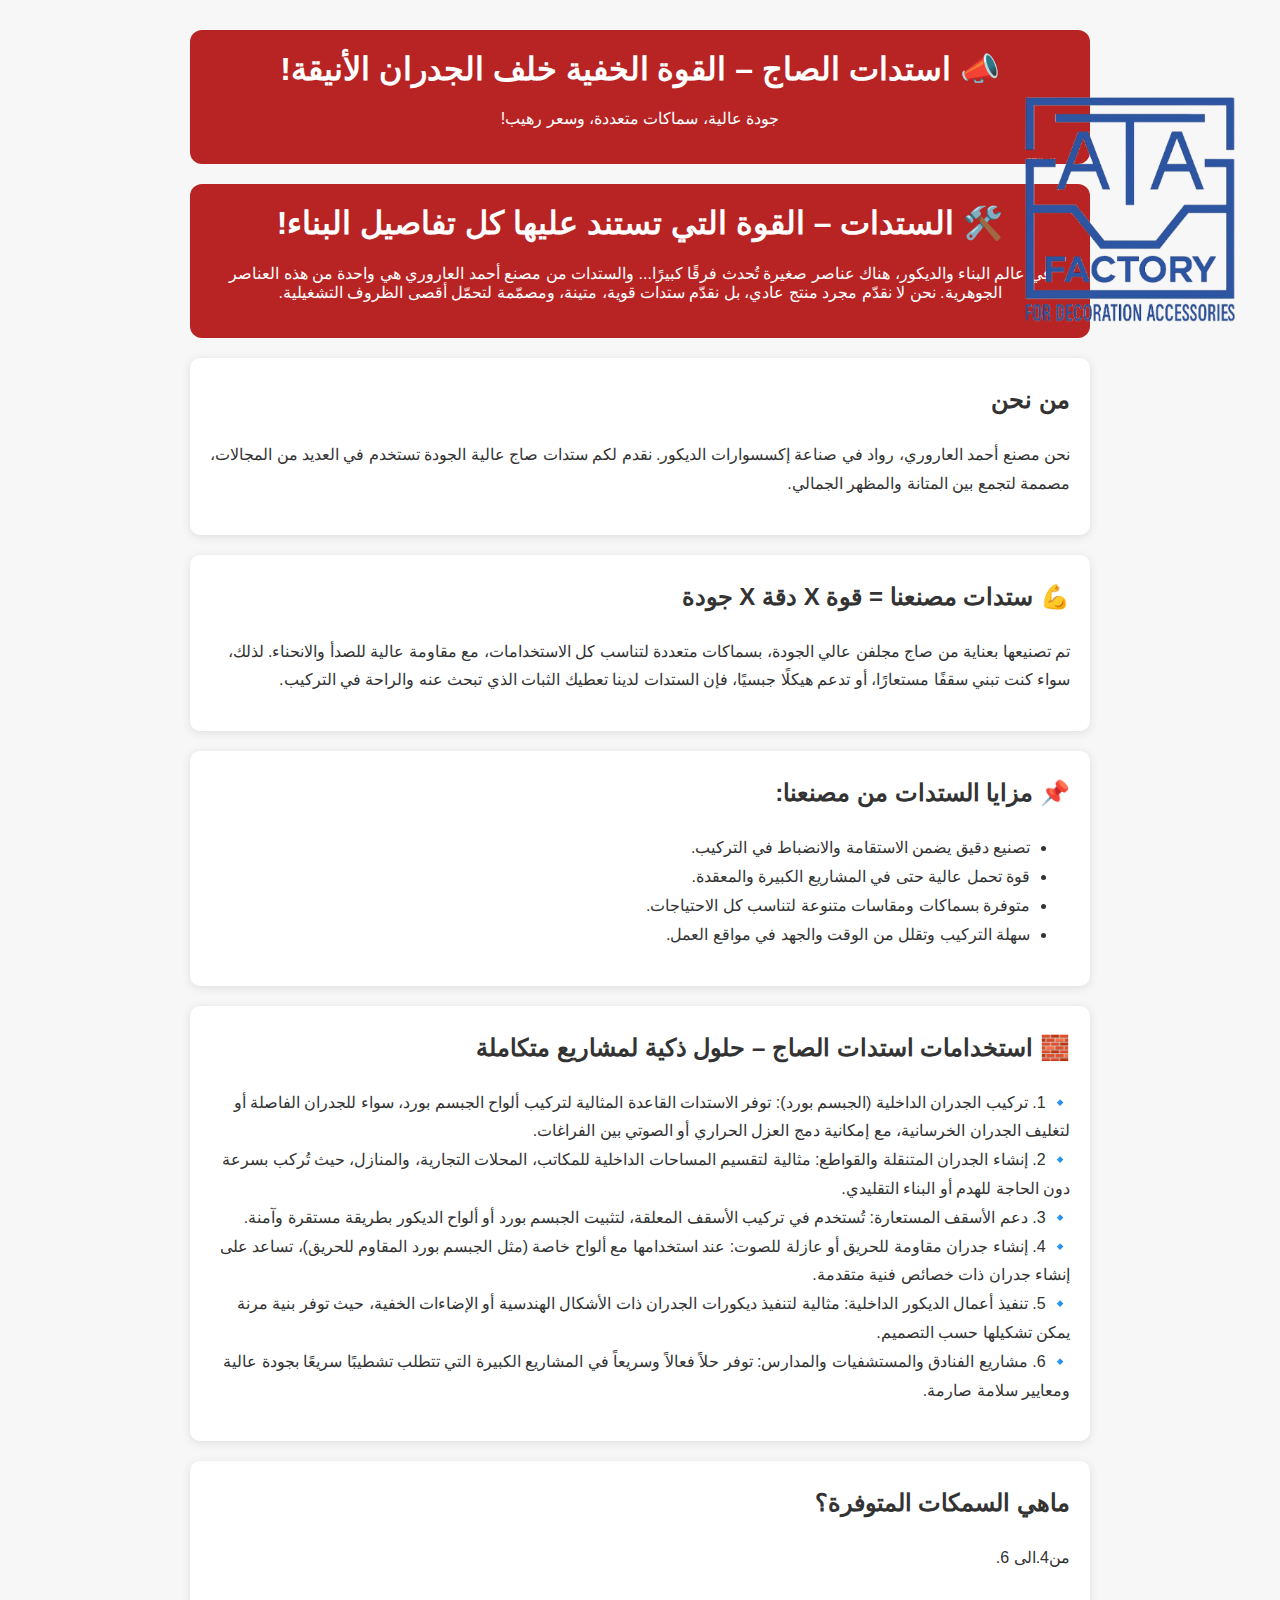
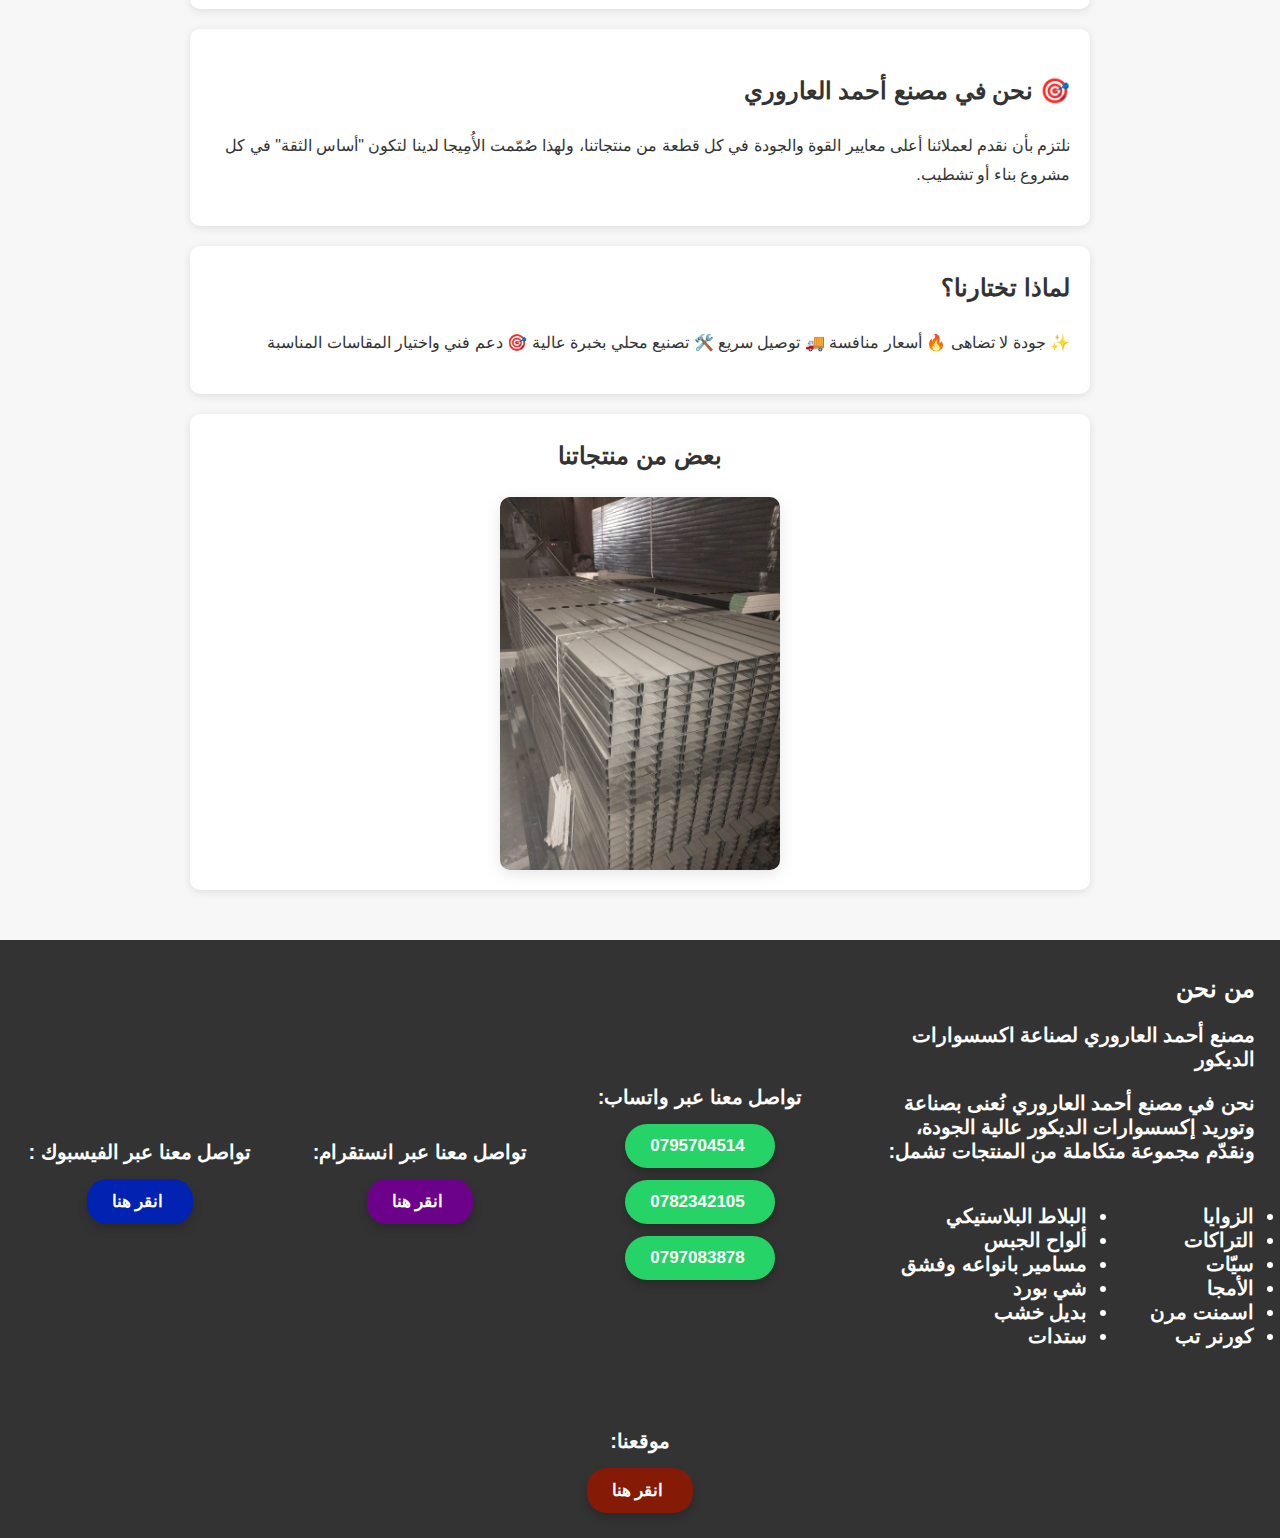
<file: ستدات.html>
<!DOCTYPE html>
<html lang="ar" dir="rtl">

<head>
  <meta charset="UTF-8">
  <meta name="viewport" content="width=device-width, initial-scale=1.0">
  <title>امجا - مصنع أحمد العاروري</title>
 <style>
    body {
      margin: 0;
      padding: 0;
      font-family: 'Cairo', sans-serif;
      background-color: #f7f7f7;
      color: #333;
      direction: rtl;
      overflow-x: hidden;
    }

    .container {
      max-width: 900px;
      margin: auto;
      padding: 30px 20px;
      margin-bottom: 0;
    }

    .header {
      background-color: #b82424;
      color: white;
      padding: 20px;
      text-align: center;
      border-radius: 12px;
      margin-bottom: 20px;
    }

    .section {
      background: white;
      border-radius: 10px;
      padding: 20px;
      margin-bottom: 20px;
      box-shadow: 0 2px 10px rgba(0, 0, 0, 0.1);
      line-height: 1.8;
    }

    h1, h2 {
      margin-top: 0;
    }

    /* ====== Image Gallery ====== */
    .image-gallery {
      text-align: center;
    }

    .image-grid {
      display: flex;
      gap: 20px;
      flex-wrap: wrap;
      justify-content: center;
      margin-top: 20px;
    }

    .image-grid img {
      width: 280px;
      height: auto;
      border-radius: 10px;
      box-shadow: 0 4px 15px rgba(0, 0, 0, 0.1);
      transition: transform 0.3s ease;
    }

    .image-grid img:hover {
      transform: scale(1.05);
    }

    /* الفوتر المعدل */
    .whatsapp-footer {
      background-color: #333;
      color: white;
      text-align: center;
      padding: 10px 0;
      margin: 0;
      position: relative;
      width: 100%;
      font-size: 14px;
    }

    .footer-bar {
      max-width: 100%;
      margin: 0;
      padding: 0;
    }

    .footer-content {
      display: flex;
      justify-content: space-around;
      align-items: center;
      flex-wrap: wrap;
      width: 100%;
      padding: 0;
      background-color: #333;
      margin: 0;
    }

    .about-section {
      flex: 2;
      min-width: 300px;
      padding: 15px;
      text-align: right;
    }

    .whatsapp-contacts, 
    .instagram-contacts,
    .facebook-contacts,
    .lcaion-contacts {
      flex: 1;
      min-width: 250px;
      text-align: center;
      padding: 15px;
    }

    .contact-title {
      font-size: 20px;
      margin-bottom: 15px;
      color: #fff;
    }

    .whatsapp-buttons,
    .instagram-buttons,
    .facebook-buttons,
    .lcaion-buttons {
      display: flex;
      flex-direction: column;
      gap: 12px;
      align-items: center;
    }

    .whatsapp-btn {
      background-color: #25D366;
      color: white;
      text-decoration: none;
      padding: 12px 25px;
      border-radius: 30px;
      font-weight: bold;
      font-size: 17px;
      display: flex;
      align-items: center;
      transition: all 0.3s ease;
      box-shadow: 0 5px 10px rgba(0, 0, 0, 0.2);
      width: fit-content;
    }

    .instagram-btn {
      background-color: #6d028a;
      color: white;
      text-decoration: none;
      padding: 12px 25px;
      border-radius: 20px;
      font-weight: bold;
      font-size: 17px;
      display: flex;
      align-items: center;
      transition: all 0.3s ease;
      box-shadow: 0 5px 10px rgba(0, 0, 0, 0.2);
      width: fit-content;
    }

    .facebook-btn {
      background-color: #0222b2;
      color: white;
      text-decoration: none;
      padding: 12px 25px;
      border-radius: 20px;
      font-weight: bold;
      font-size: 17px;
      display: flex;
      align-items: center;
      transition: all 0.3s ease;
      box-shadow: 0 5px 10px rgba(0, 0, 0, 0.2);
      width: fit-content;
    }

    .lcaion-btn {
      background-color: #851b06;
      color: white;
      text-decoration: none;
      padding: 12px 25px;
      border-radius: 20px;
      font-weight: bold;
      font-size: 17px;
      display: flex;
      align-items: center;
      transition: all 0.3s ease;
      box-shadow: 0 5px 10px rgba(0, 0, 0, 0.2);
      width: fit-content;
    }

    .whatsapp-btn:hover,
    .instagram-btn:hover,
    .facebook-btn:hover,
    .lcaion-btn:hover {
      transform: translateY(-3px);
      box-shadow: 0 5px 15px rgba(0, 0, 0, 0.3);
    }

    .whatsapp-btn span,
    .instagram-btn span,
    .facebook-btn span,
    .lcaion-btn span {
      padding-right: 5px;
    }

    /* متجاوب مع الجوال */
    @media (max-width: 768px) {
      .image-grid img {
        width: 90%;
      }

      .footer-content {
        flex-direction: column;
        text-align: center;
      }

      .about-section,
      .whatsapp-contacts,
      .instagram-contacts,
      .facebook-contacts,
      .lcaion-contacts {
        width: 100%;
        margin-bottom: 20px;
      }

      .whatsapp-buttons,
      .instagram-buttons,
      .facebook-buttons,
      .lcaion-buttons {
        flex-direction: row;
        justify-content: center;
        flex-wrap: wrap;
      }
    }
  </style>
</head>

<body>

  <!-- Logo in top right corner -->
  <a href="مصنع.html    " class="top-left-image">
    <img src="شاعر المصنع.png" alt="شعار المصنع"
      style="width: 300px; height: auto; position: absolute; top: 0; right: 0;">
  </a>

  <!-- Main Content -->
  <div class="container">
    <div class="header">
      <h1>📣 استدات الصاج – القوة الخفية خلف الجدران الأنيقة!
</h1>
      <p>جودة عالية، سماكات متعددة، وسعر رهيب!</p>
    </div>
    <div class="header">
      <h1>🛠️ الستدات – القوة التي تستند عليها كل تفاصيل البناء!</h1>
      <p>في عالم البناء والديكور، هناك عناصر صغيرة تُحدث فرقًا كبيرًا... والستدات من مصنع أحمد العاروري هي واحدة من
        هذه العناصر الجوهرية. نحن لا نقدّم مجرد منتج عادي، بل نقدّم ستدات قوية، متينة، ومصمّمة لتحمّل أقصى الظروف
        التشغيلية. </p>
    </div>
    <div class="section">
      <h2>من نحن</h2>
      <p>
        نحن مصنع أحمد العاروري، رواد في صناعة إكسسوارات الديكور. نقدم لكم ستدات صاج عالية الجودة تستخدم في العديد من
        المجالات، مصممة لتجمع بين المتانة والمظهر الجمالي.
      </p>
    </div>
    <div class="section">
      <h2> 💪 ستدات مصنعنا = قوة X دقة X جودة</h2>
      <p>
        تم تصنيعها بعناية من صاج مجلفن عالي الجودة، بسماكات متعددة لتناسب كل الاستخدامات، مع مقاومة عالية للصدأ
        والانحناء. لذلك، سواء كنت تبني سقفًا مستعارًا، أو تدعم هيكلًا جبسيًا، فإن الستدات لدينا تعطيك الثبات الذي تبحث
        عنه والراحة في التركيب.</p>
    </div>


    <div class="section">
      <h2> 📌 مزايا الستدات من مصنعنا:


      </h2>
      <ul>
        <li>تصنيع دقيق يضمن الاستقامة والانضباط في التركيب.</li>
        <li> قوة تحمل عالية حتى في المشاريع الكبيرة والمعقدة.</li>
        <li>متوفرة بسماكات ومقاسات متنوعة لتناسب كل الاحتياجات.</li>
        <li>سهلة التركيب وتقلل من الوقت والجهد في مواقع العمل.</li>
      </ul>
    </div>

    <div class="section">
      <h2>🧱 استخدامات استدات الصاج – حلول ذكية لمشاريع متكاملة
</h2>
      <p>
     🔹 1. تركيب الجدران الداخلية (الجبسم بورد):
توفر الاستدات القاعدة المثالية لتركيب ألواح الجبسم بورد، سواء للجدران الفاصلة أو لتغليف الجدران الخرسانية، مع إمكانية دمج العزل الحراري أو الصوتي بين الفراغات.
<br>
🔹 2. إنشاء الجدران المتنقلة والقواطع:
مثالية لتقسيم المساحات الداخلية للمكاتب، المحلات التجارية، والمنازل، حيث تُركب بسرعة دون الحاجة للهدم أو البناء التقليدي.
<br>
🔹 3. دعم الأسقف المستعارة:
تُستخدم في تركيب الأسقف المعلقة، لتثبيت الجبسم بورد أو ألواح الديكور بطريقة مستقرة وآمنة.
<br>
🔹 4. إنشاء جدران مقاومة للحريق أو عازلة للصوت:
عند استخدامها مع ألواح خاصة (مثل الجبسم بورد المقاوم للحريق)، تساعد على إنشاء جدران ذات خصائص فنية متقدمة.
<br>
🔹 5. تنفيذ أعمال الديكور الداخلية:
مثالية لتنفيذ ديكورات الجدران ذات الأشكال الهندسية أو الإضاءات الخفية، حيث توفر بنية مرنة يمكن تشكيلها حسب التصميم.
<br>
🔹 6. مشاريع الفنادق والمستشفيات والمدارس:
توفر حلاً فعالاً وسريعاً في المشاريع الكبيرة التي تتطلب تشطيبًا سريعًا بجودة عالية ومعايير سلامة صارمة.


      </p>
    </div>


    <div class="section">
      <h2>ماهي السمكات المتوفرة؟</h2>
      <p>
من4.الى 6.       </p>
    </div>
    <div class="section">
      <h2></h2>
      <p>
      <h2>🎯 نحن في مصنع أحمد العاروري</h2> نلتزم بأن نقدم لعملائنا أعلى معايير القوة والجودة في كل قطعة من منتجاتنا،
      ولهذا صُمّمت الأُمِيجا لدينا لتكون "أساس الثقة" في كل مشروع بناء أو تشطيب.



      </p>

    </div>
    <div class="section">
      <h2>لماذا تختارنا؟</h2>
      <p>
        ✨ جودة لا تضاهى
        🔥 أسعار منافسة
        🚚 توصيل سريع
        🛠️ تصنيع محلي بخبرة عالية
        🎯 دعم فني واختيار المقاسات المناسبة
      </p>
    </div>
    <div class="section image-gallery">
      <h2>بعض من منتجاتنا</h2>
      <div class="image-grid">
        <img src="ستدات1.jpg" alt="امقا">
       


      </div>
    </div>
  </div>

  <!-- ====== WhatsApp Footer ====== -->
  <div class="whatsapp-footer">
    <footer class="footer-bar">
      <div class="footer-content">
        <div class="about-section">
         <table
            style="width: 100%; border-collapse: collapse; text-align: right; direction: rtl; font-family: 'Cairo', sans-serif;">
            <tr>
              <th colspan="2" style="background-color: #333; color: white; font-size: 24px; padding: 10px;">
                من نحن
              </th>
            </tr>
            <tr>
              <td colspan="2" style="font-size: 20px; font-weight: bold; padding: 10px;">
                مصنع أحمد العاروري لصناعة اكسسوارات الديكور
              </td>
            </tr>
            <tr>
              <td colspan="2" style="font-size: 20px; font-weight: bold; padding: 10px;">
                نحن في مصنع أحمد العاروري نُعنى بصناعة وتوريد إكسسوارات الديكور عالية الجودة، ونقدّم مجموعة متكاملة من
                المنتجات تشمل:
              </td>
            </tr>
            <tr>
              <td>
                <ul style="font-size: 20px; font-weight: bold; padding: 10px;">
                  <li><a href="زوايا.html" style="color: #ffffff; text-decoration: none">الزوايا</a></li>
                  <li><a href="اتركات.html" style="color: #ffffff; text-decoration: none">التراكات</a></li>
                  <li><a href="سيات.html" style="color: #ffffff; text-decoration: none">سيّات</a></li>
                  <li><a href="امقا.html" style="color: #ffffff; text-decoration: none">الأمجا</a></li>
                  <li><a href="بديل-الواجهات -الخارجيه.html" style="color: #ffffff; text-decoration: none">اسمنت مرن</a>
                  </li>
                  <li><a href="كورنر تب .html" style="color: #ffffff; text-decoration: none">كورنر تب</a></li>
                </ul>
              </td>
              <td>
                <ul style="font-size: 20px; font-weight: bold; padding: 10px;">
                  <li><a href="بلاط بلاسك .html" style="color: #ffffff; text-decoration: none">البلاط البلاستيكي</a>
                  </li>
                  <li><a href="جبسمبورد .html" style="color: #ffffff; text-decoration: none">ألواح الجبس</a>
                  </li>
                  <li><a href="red-het.html" style="color: #ffffff; text-decoration: none"> مسامير بانواعه وفشق</a></li>
                  <li><a href="شي بور .html" style="color: #ffffff; text-decoration: none">شي بورد </a> </li>
                  <li><a href="بديل-خشب .html" style="color: #ffffff; text-decoration: none">بديل خشب</a></li>
                  <li><a href="ستدات.html" style="color: #ffffff; text-decoration: none">ستدات</a></li>
                </ul>
              </td>
            </tr>
          </table>
        </div>

        <div class="whatsapp-contacts">
          <h3 class="contact-title">تواصل معنا عبر واتساب:</h3>
          <div class="whatsapp-buttons">
            <a href="https://wa.me/962795704514" class="whatsapp-btn"><span>0795704514</span></a>
            <a href="https://wa.me/962782342105" class="whatsapp-btn"><span>0782342105</span></a>
            <a href="https://wa.me/962797083878" class="whatsapp-btn"><span>0797083878</span></a>
          </div>
        </div>
        
        <div class="instagram-contacts">
          <h3 class="contact-title">تواصل معنا عبر انستقرام:</h3>
          <div class="instagram-buttons">
            <a href="https://www.instagram.com/ahmad_factory.jo?igsh=MWdsb2xjZDYyZHNn" class="instagram-btn"><span>انقر هنا</span></a>
          </div>
        </div>

        <div class="facebook-contacts">
          <h3 class="contact-title">تواصل معنا عبر الفيسبوك :</h3>
          <div class="facebook-buttons">
            <a href="https://web.facebook.com/profile.php?id=61578719541837" class="facebook-btn"><span>انقر هنا</span></a>
          </div>
        </div>
        
        <div class="lcaion-contacts">
          <h3 class="contact-title">موقعنا:</h3>
          <div class="lcaion-buttons">
            <a href="https://www.google.com/maps/place/%D9%85%D8%B5%D9%86%D8%B9+%D8%A3%D8%AD%D9%85%D8%AF+%D8%A7%D9%84%D8%B9%D8%A7%D8%B1%D9%88%D8%B1%D9%8A+%D9%84%D8%B5%D9%86%D8%A7%D8%B9%D8%A9+%D8%A7%D9%83%D8%B3%D8%B3%D9%88%D8%A7%D8%B1%D8%A7%D8%AA+%D8%A7%D9%84%D8%AF%D9%8A%D9%83%D9%88%D8%B1%E2%80%AD/@32.01036,36.0417616,16z/data=!3m1!4b1!4m6!3m5!1s0x151b677ec03f39bd:0xb596e6d413f9ffc!8m2!3d32.0099779!4d36.039074!16s%2Fg%2F11h_ccvgdv?entry=ttu&g_ep=EgoyMDI1MDcxNi4wIKXMDSoASAFQAw%3D%3D" 
               class="lcaion-btn"><span>انقر هنا</span></a>
          </div>
        </div>
      </div>
    </footer>
  </div>
</body>

</html>
</file>
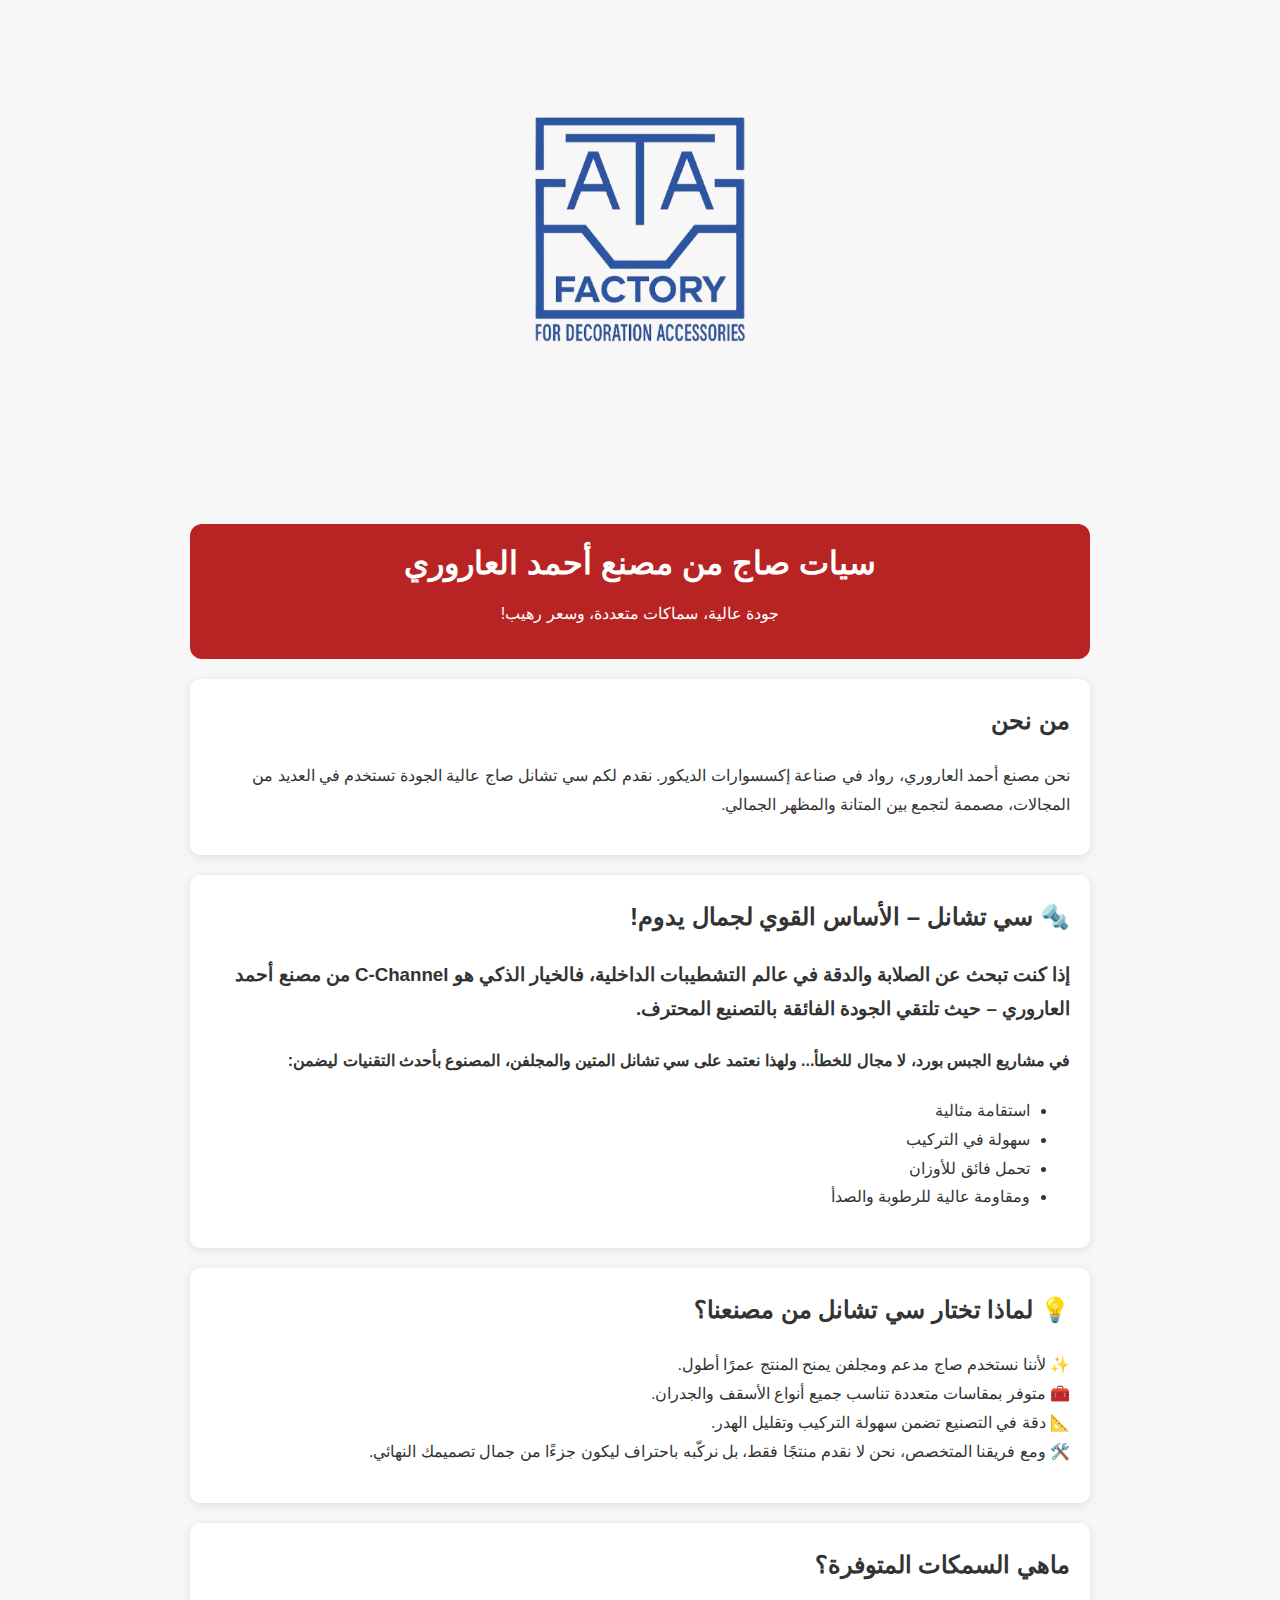
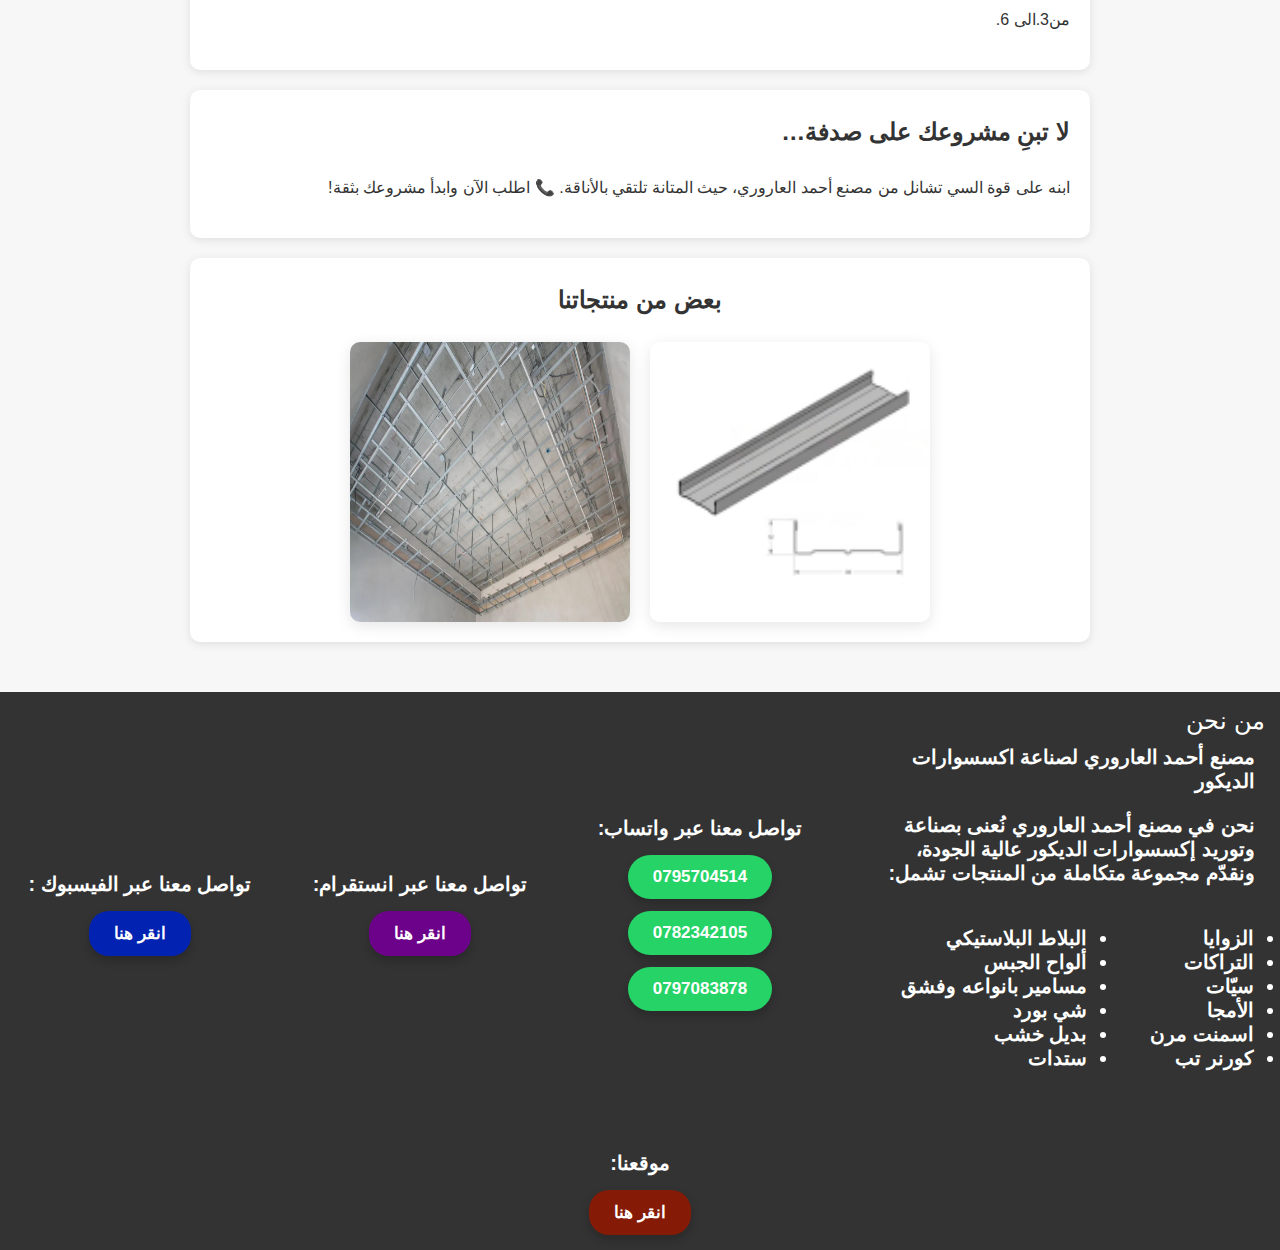
<file: سيات.html>
<!DOCTYPE html>
<html lang="ar" dir="rtl">
<head>
  <meta charset="UTF-8">
  <meta name="viewport" content="width=device-width, initial-scale=1.0">
  <title> سي تشانل - مصنع أحمد العاروري</title>
  <style>
    body {
        margin: 0;
        padding: 0;
        font-family: 'Cairo', sans-serif;
        background-color: #f7f7f7;
        color: #333;
        direction: rtl;
        overflow-x: hidden;
      }
  
      .container {
        max-width: 900px;
        margin: auto;
        padding: 30px 20px;
        margin-bottom: 0;
      }
  
      .header {
        background-color: #b82424;
        color: white;
        padding: 20px;
        text-align: center;
        border-radius: 12px;
        margin-bottom: 20px;
      }
  
      .section {
        background: white;
        border-radius: 10px;
        padding: 20px;
        margin-bottom: 20px;
        box-shadow: 0 2px 10px rgba(0, 0, 0, 0.1);
        line-height: 1.8;
      }
  
      h1, h2 {
        margin-top: 0;
      }
  
      /* ====== Image Gallery ====== */
      .image-gallery {
        text-align: center;
      }
  
      .image-grid {
        display: flex;
        gap: 20px;
        flex-wrap: wrap;
        justify-content: center;
        margin-top: 20px;
      }
  
      .image-grid img {
        width: 280px;
        height: auto;
        border-radius: 10px;
        box-shadow: 0 4px 15px rgba(0, 0, 0, 0.1);
        transition: transform 0.3s ease;
      }
  
      .image-grid img:hover {
        transform: scale(1.05);
      }
  
      /* الفوتر المعدل */
      .whatsapp-footer {
        background-color: #333;
        color: white;
        text-align: center;
        margin: 0%;
        position: 0%;
        width: 100%;
        font-size: 14px;
      }
  
      .footer-bar {
        max-width: 100%;
        margin: 0;
        padding: 0;
      }
  
      .footer-content {
        display: flex;
        justify-content: space-around;
        align-items: center;
        flex-wrap: wrap;
        width: 100%;
        padding: 0;
        background-color: #333;
        margin: 0;
      }
  
      .about-section {
        flex: 2;
        min-width: 300px;
        padding: 15px;
        margin: 0;;
      }
  
      .whatsapp-contacts, 
      .instagram-contacts,
      .facebook-contacts,
      .lcaion-contacts {
        flex: 1;
        min-width: 250px;
        text-align: center;
        padding: 15px;
      }
  
      .contact-title {
        font-size: 20px;
        margin-bottom: 15px;
        color: #fff;
      }
  
      .whatsapp-buttons,
      .instagram-buttons,
      .facebook-buttons,
      .lcaion-buttons {
        display: flex;
        flex-direction: column;
        gap: 12px;
        align-items: center;
      }
  
      .whatsapp-btn {
        background-color: #25D366;
        color: white;
        text-decoration: none;
        padding: 12px 25px;
        border-radius: 30px;
        font-weight: bold;
        font-size: 17px;
        display: flex;
        align-items: center;
        transition: all 0.3s ease;
        box-shadow: 0 5px 10px rgba(0, 0, 0, 0.2);
        width: fit-content;
      }
  
      .instagram-btn {
        background-color: #6d028a;
        color: white;
        text-decoration: none;
        padding: 12px 25px;
        border-radius: 20px;
        font-weight: bold;
        font-size: 17px;
        display: flex;
        align-items: center;
        transition: all 0.3s ease;
        box-shadow: 0 5px 10px rgba(0, 0, 0, 0.2);
        width: fit-content;
      }
  
      .facebook-btn {
        background-color: #0222b2;
        color: white;
        text-decoration: none;
        padding: 12px 25px;
        border-radius: 20px;
        font-weight: bold;
        font-size: 17px;
        display: flex;
        align-items: center;
        transition: all 0.3s ease;
        box-shadow: 0 5px 10px rgba(0, 0, 0, 0.2);
        width: fit-content;
      }
  
      .lcaion-btn {
        background-color: #851b06;
        color: white;
        text-decoration: none;
        padding: 12px 25px;
        border-radius: 20px;
        font-weight: bold;
        font-size: 17px;
        display: flex;
        align-items: center;
        transition: all 0.3s ease;
        box-shadow: 0 5px 10px rgba(0, 0, 0, 0.2);
        width: fit-content;
      }
  
      .whatsapp-btn:hover,
      .instagram-btn:hover,
      .facebook-btn:hover,
      .lcaion-btn:hover {
        transform: translateY(-3px);
        box-shadow: 0 5px 15px rgba(0, 0, 0, 0.3);
      }
  
    
      /* متجاوب مع الجوال */
      @media (max-width: 768px) {
        .image-grid img {
          width: 90%;
        }
  
        .footer-content {
          flex-direction: column;
          text-align: center;
        }
  
        .about-section,
        .whatsapp-contacts,
        .instagram-contacts,
        .facebook-contacts,
        .lcaion-contacts {
          width: auto;
          
        }
  
        .whatsapp-buttons,
        .instagram-buttons,
        .facebook-buttons,
        .lcaion-buttons {
          flex-direction: row;
          justify-content: center;
          flex-wrap: wrap;
        }
      }
    </style>
</head>
<body>

  <div style="text-align: center; margin: 20px 0;">
    <a href="index.html">
      <img src="شاعر المصنع.png" alt="شاعر المصنع" style="width: 300px; height: auto;">
    </a>
  </div>
  <!-- Main Content -->
  <div class="container">
    <div class="header">
      <h1>سيات صاج من مصنع أحمد العاروري</h1>
      <p>جودة عالية، سماكات متعددة، وسعر رهيب!</p>
    </div>

    <div class="section">
      <h2>من نحن</h2>
      <p>
        نحن مصنع أحمد العاروري، رواد في صناعة إكسسوارات الديكور. نقدم لكم سي تشانل صاج عالية الجودة تستخدم في العديد من المجالات، مصممة لتجمع بين المتانة والمظهر الجمالي.
      </p>
    </div>

    <div class="section">
      <h2>  🔩 سي تشانل – الأساس القوي لجمال يدوم!</h2>
      <h3>إذا كنت تبحث عن الصلابة والدقة في عالم التشطيبات الداخلية، فالخيار الذكي هو C-Channel من مصنع أحمد العاروري – حيث تلتقي الجودة الفائقة بالتصنيع المحترف.</h3>
      <h4>في مشاريع الجبس بورد، لا مجال للخطأ... ولهذا نعتمد على سي تشانل المتين والمجلفن، المصنوع بأحدث التقنيات ليضمن:</h4>
      <ul>
        <li>استقامة مثالية</li>
        <li>سهولة في التركيب</li>
        <li>تحمل فائق للأوزان</li>
        <li>ومقاومة عالية للرطوبة والصدأ</li>
        
      </ul>
    </div>

    <div class="section">
      <h2>💡 لماذا تختار سي تشانل من مصنعنا؟</h2>
      <p>
        ✨ لأننا نستخدم صاج مدعم ومجلفن يمنح المنتج عمرًا أطول.<br>

🧰 متوفر بمقاسات متعددة تناسب جميع أنواع الأسقف والجدران. <br>

📐 دقة في التصنيع تضمن سهولة التركيب وتقليل الهدر. <br>

🛠️ ومع فريقنا المتخصص، نحن لا نقدم منتجًا فقط، بل نركّبه باحتراف ليكون جزءًا من جمال تصميمك النهائي. <br>
      </p>
    </div>


    <div class="section">
      <h2>ماهي السمكات المتوفرة؟</h2>
      <p>
من3.الى 6.       </p>
    </div>
 <div class="section">
      <h2>لا تبنِ مشروعك على صدفة…</h2>
      <p>
      
ابنه على قوة السي تشانل من مصنع أحمد العاروري، حيث المتانة تلتقي بالأناقة.

📞 اطلب الآن وابدأ مشروعك بثقة!


      </p>
    </div>
    <div class="section image-gallery">
      <h2>بعض من منتجاتنا</h2>
      <div class="image-grid">
        <img src="سي تشانل.jpg" alt="زاوية صاج 1">
        <img src="سيات0.webp" alt="سي تشانل">
        
      </div>
    </div>
  </div>

  <!-- ====== WhatsApp Footer ====== -->
  <div class="whatsapp-footer">
    <footer class="footer-bar">
      <div class="footer-content">
        <div class="about-section"  >
         <table
            style=" border-collapse: collapse; text-align: right; direction: rtl; font-family: 'Cairo', sans-serif;">
            <tr>
              <td  style="background-color: #333; color: white; font-size: 24px; margin: 0%; padding: 0%;">
                من نحن
              </td>
            </tr>
            <tr>
              <td colspan="2" style="font-size: 20px; font-weight: bold; padding: 10px;">
                مصنع أحمد العاروري لصناعة اكسسوارات الديكور
              </td>
            </tr>
            <tr>
              <td colspan="2" style="font-size: 20px; font-weight: bold; padding: 10px;">
                نحن في مصنع أحمد العاروري نُعنى بصناعة وتوريد إكسسوارات الديكور عالية الجودة، ونقدّم مجموعة متكاملة من
                المنتجات تشمل:
              </td>
            </tr>
            <tr>
              <td>
                <ul style="font-size: 20px; font-weight: bold; padding: 10px;">
                  <li><a href="زوايا.html" style="color: #ffffff; text-decoration: none">الزوايا</a></li>
                  <li><a href="اتركات.html" style="color: #ffffff; text-decoration: none">التراكات</a></li>
                  <li><a href="سيات.html" style="color: #ffffff; text-decoration: none">سيّات</a></li>
                  <li><a href="امقا.html" style="color: #ffffff; text-decoration: none">الأمجا</a></li>
                  <li><a href="بديل-الواجهات -الخارجيه.html" style="color: #ffffff; text-decoration: none">اسمنت مرن</a>
                  </li>
                  <li><a href="كورنر تب .html" style="color: #ffffff; text-decoration: none">كورنر تب</a></li>
                </ul>
              </td>
              <td>
                <ul style="font-size: 20px; font-weight: bold; padding: 10px;">
                  <li><a href="بلاط بلاسك .html" style="color: #ffffff; text-decoration: none">البلاط البلاستيكي</a>
                  </li>
                  <li><a href="جبسمبورد .html" style="color: #ffffff; text-decoration: none">ألواح الجبس</a>
                  </li>
                  <li><a href="red-het.html" style="color: #ffffff; text-decoration: none"> مسامير بانواعه وفشق</a></li>
                  <li><a href="شي بور .html" style="color: #ffffff; text-decoration: none">شي بورد </a> </li>
                  <li><a href="بديل-خشب .html" style="color: #ffffff; text-decoration: none">بديل خشب</a></li>
                  <li><a href="ستدات.html" style="color: #ffffff; text-decoration: none">ستدات</a></li>
                </ul>
              </td>
            </tr>
          </table>
        </div>

        <div class="whatsapp-contacts" >
          <h3 class="contact-title">تواصل معنا عبر واتساب:</h3>
          <div class="whatsapp-buttons">
            <a href="https://wa.me/962795704514" class="whatsapp-btn"><span>0795704514</span></a>
            <a href="https://wa.me/962782342105" class="whatsapp-btn"><span>0782342105</span></a>
            <a href="https://wa.me/962797083878" class="whatsapp-btn"><span>0797083878</span></a>
          </div>
        </div>
        
        <div class="instagram-contacts">
          <h3 class="contact-title">تواصل معنا عبر انستقرام:</h3>
          <div class="instagram-buttons">
            <a href="https://www.instagram.com/ahmad_factory.jo?igsh=MWdsb2xjZDYyZHNn" class="instagram-btn"><span>انقر هنا</span></a>
          </div>
        </div>

        <div class="facebook-contacts">
          <h3 class="contact-title">تواصل معنا عبر الفيسبوك :</h3>
          <div class="facebook-buttons">
            <a href="https://web.facebook.com/profile.php?id=61578719541837" class="facebook-btn"><span>انقر هنا</span></a>
          </div>
        </div>
        
        <div class="lcaion-contacts">
          <h3 class="contact-title">موقعنا:</h3>
          <div class="lcaion-buttons">
            <a href="https://www.google.com/maps/place/%D9%85%D8%B5%D9%86%D8%B9+%D8%A3%D8%AD%D9%85%D8%AF+%D8%A7%D9%84%D8%B9%D8%A7%D8%B1%D9%88%D8%B1%D9%8A+%D9%84%D8%B5%D9%86%D8%A7%D8%B9%D8%A9+%D8%A7%D9%83%D8%B3%D8%B3%D9%88%D8%A7%D8%B1%D8%A7%D8%AA+%D8%A7%D9%84%D8%AF%D9%8A%D9%83%D9%88%D8%B1%E2%80%AD/@32.01036,36.0417616,16z/data=!3m1!4b1!4m6!3m5!1s0x151b677ec03f39bd:0xb596e6d413f9ffc!8m2!3d32.0099779!4d36.039074!16s%2Fg%2F11h_ccvgdv?entry=ttu&g_ep=EgoyMDI1MDcxNi4wIKXMDSoASAFQAw%3D%3D" 
               class="lcaion-btn"><span>انقر هنا</span></a>
          </div>
        </div>
      </div>
    </footer>
  </div>
</body>
</html>
</file>
